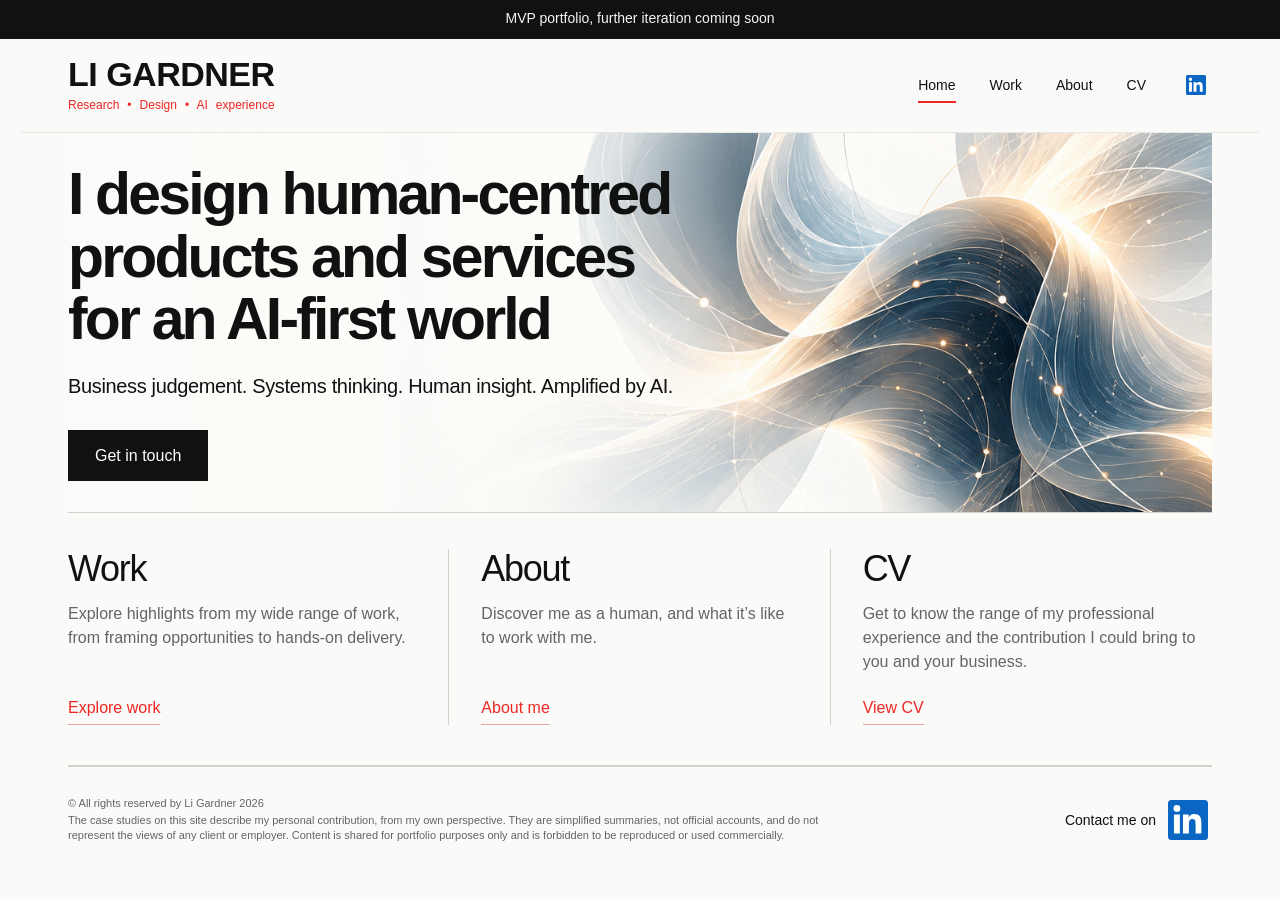
<file: index.html>
<!doctype html><html lang="en"><head>
<!-- Google tag (gtag.js) -->
<script async src="https://www.googletagmanager.com/gtag/js?id=G-ZHLYHG5K2P"></script>
<script>
  window.dataLayer = window.dataLayer || [];
  function gtag(){dataLayer.push(arguments);}
  gtag('js', new Date());

  gtag('config', 'G-ZHLYHG5K2P');
</script>
<meta charset="utf-8"><meta name="viewport" content="width=device-width,initial-scale=1"><meta name="description" content="Li Gardner connects business, people and technology, from strategy to hands-on product design and delivery."><title>Strategy × Design × AI | Li Gardner</title><link rel="icon" href="favicon.ico" sizes="any"><link rel="icon" type="image/png" sizes="32x32" href="assets/favicon-32.png"><link rel="apple-touch-icon" href="assets/apple-touch-icon.png"><link rel="stylesheet" href="style.css"><style>.portfolio-column h2{font-size:36px;letter-spacing:-1.3px;font-weight:500;line-height:1.1}.portfolio-column a{font-size:16px;padding-bottom:5px}.portfolio-column a:hover{color:var(--red);border-color:#e8a5a3}</style></head><body class=""><a class="skip" href="#main">Skip to content</a><div class="site-top"><div class="open-banner" role="status"><span class="ob-text">MVP portfolio, further iteration coming soon</span></div><header><a class="brand" href="index.html"><span class="brand-name">LI GARDNER</span><span class="brand-tagline">Research • Design • AI experience</span></a><button class="nav-toggle" type="button" aria-expanded="false" aria-controls="site-nav" aria-label="Open menu"><span class="nav-toggle-bar" aria-hidden="true"></span></button><nav id="site-nav" aria-label="Main navigation"><a href="index.html" class="active" aria-current="page">Home</a><a href="work.html" >Work</a><a href="about.html" >About</a><a href="cv.html" >CV</a><span class="nav-contact"><a class="nav-icon" href="https://www.linkedin.com/in/ligardner/" target="_blank" rel="noopener" aria-label="Li Gardner on LinkedIn" title="LinkedIn"><svg viewBox="0 0 24 24" fill="currentColor" aria-hidden="true" focusable="false"><rect x="4" y="4" width="16" height="16" fill="#fff"/><path d="M20.45 2H3.55C2.69 2 2 2.68 2 3.52v16.96c0 .84.69 1.52 1.55 1.52h16.9c.86 0 1.55-.68 1.55-1.52V3.52c0-.84-.69-1.52-1.55-1.52ZM7.93 18.75H4.98V9.2h2.95v9.55ZM6.46 7.9a1.71 1.71 0 1 1 0-3.42 1.71 1.71 0 0 1 0 3.42Zm12.29 10.85H15.8V14.1c0-1.11-.02-2.54-1.55-2.54-1.55 0-1.79 1.21-1.79 2.46v4.73H9.51V9.2h2.83v1.31h.04c.39-.74 1.35-1.52 2.78-1.52 2.97 0 3.52 1.95 3.52 4.49v5.27Z"/></svg></a></span></nav></header></div><main id="main"><section class="hero"><img class="hero-image" src="assets/technology-abstract.png" alt="Translucent flowing forms, fine data threads and luminous connections"><div class="copy"><h1 class="ai-headline"><span>I design human-centred</span><span>products and services</span><span>for an AI-first world</span></h1><p class="hero-capabilities">Business judgement. Systems thinking. Human insight. Amplified by AI.</p><a class="hero-contact" href="https://www.linkedin.com/in/ligardner/" target="_blank" rel="noopener">Get in touch</a></div></section><section class="section portfolio-columns" aria-label="Explore the portfolio"><article class="portfolio-column"><h2>Work</h2><p>Explore highlights from my wide range of work, from framing opportunities to hands-on delivery.</p><a href="work.html">Explore work</a></article><article class="portfolio-column"><h2>About</h2><p>Discover me as a human, and what it’s like to work with me.</p><a href="about.html">About me</a></article><article class="portfolio-column"><h2>CV</h2><p>Get to know the range of my professional experience and the contribution I could bring to you and your business.</p><a href="cv.html">View CV</a></article></section></main><footer><span class="footer-rights">© All rights reserved by Li Gardner 2026</span><div class="footer-links"><a class="footer-linkedin" href="https://www.linkedin.com/in/ligardner/" target="_blank" rel="noopener" aria-label="Contact me on LinkedIn">Contact me on <svg viewBox="0 0 24 24" fill="currentColor" aria-hidden="true" focusable="false"><rect x="4" y="4" width="16" height="16" fill="#fff"/><path d="M20.45 2H3.55C2.69 2 2 2.68 2 3.52v16.96c0 .84.69 1.52 1.55 1.52h16.9c.86 0 1.55-.68 1.55-1.52V3.52c0-.84-.69-1.52-1.55-1.52ZM7.93 18.75H4.98V9.2h2.95v9.55ZM6.46 7.9a1.71 1.71 0 1 1 0-3.42 1.71 1.71 0 0 1 0 3.42Zm12.29 10.85H15.8V14.1c0-1.11-.02-2.54-1.55-2.54-1.55 0-1.79 1.21-1.79 2.46v4.73H9.51V9.2h2.83v1.31h.04c.39-.74 1.35-1.52 2.78-1.52 2.97 0 3.52 1.95 3.52 4.49v5.27Z"/></svg></a></div><p class="footer-note">The case studies on this site describe my personal contribution, from my own perspective. They are simplified summaries, not official accounts, and do not represent the views of any client or employer. Content is shared for portfolio purposes only and is forbidden to be reproduced or used commercially.</p></footer><script data-goatcounter="https://ligardner.goatcounter.com/count"
        async src="//gc.zgo.at/count.js"></script>
<script>document.querySelectorAll(".nav-toggle").forEach(function(b){b.addEventListener("click",function(){var h=b.closest("header"),o=h.classList.toggle("nav-open");b.setAttribute("aria-expanded",o);b.setAttribute("aria-label",o?"Close menu":"Open menu")})})</script></body></html>
</file>
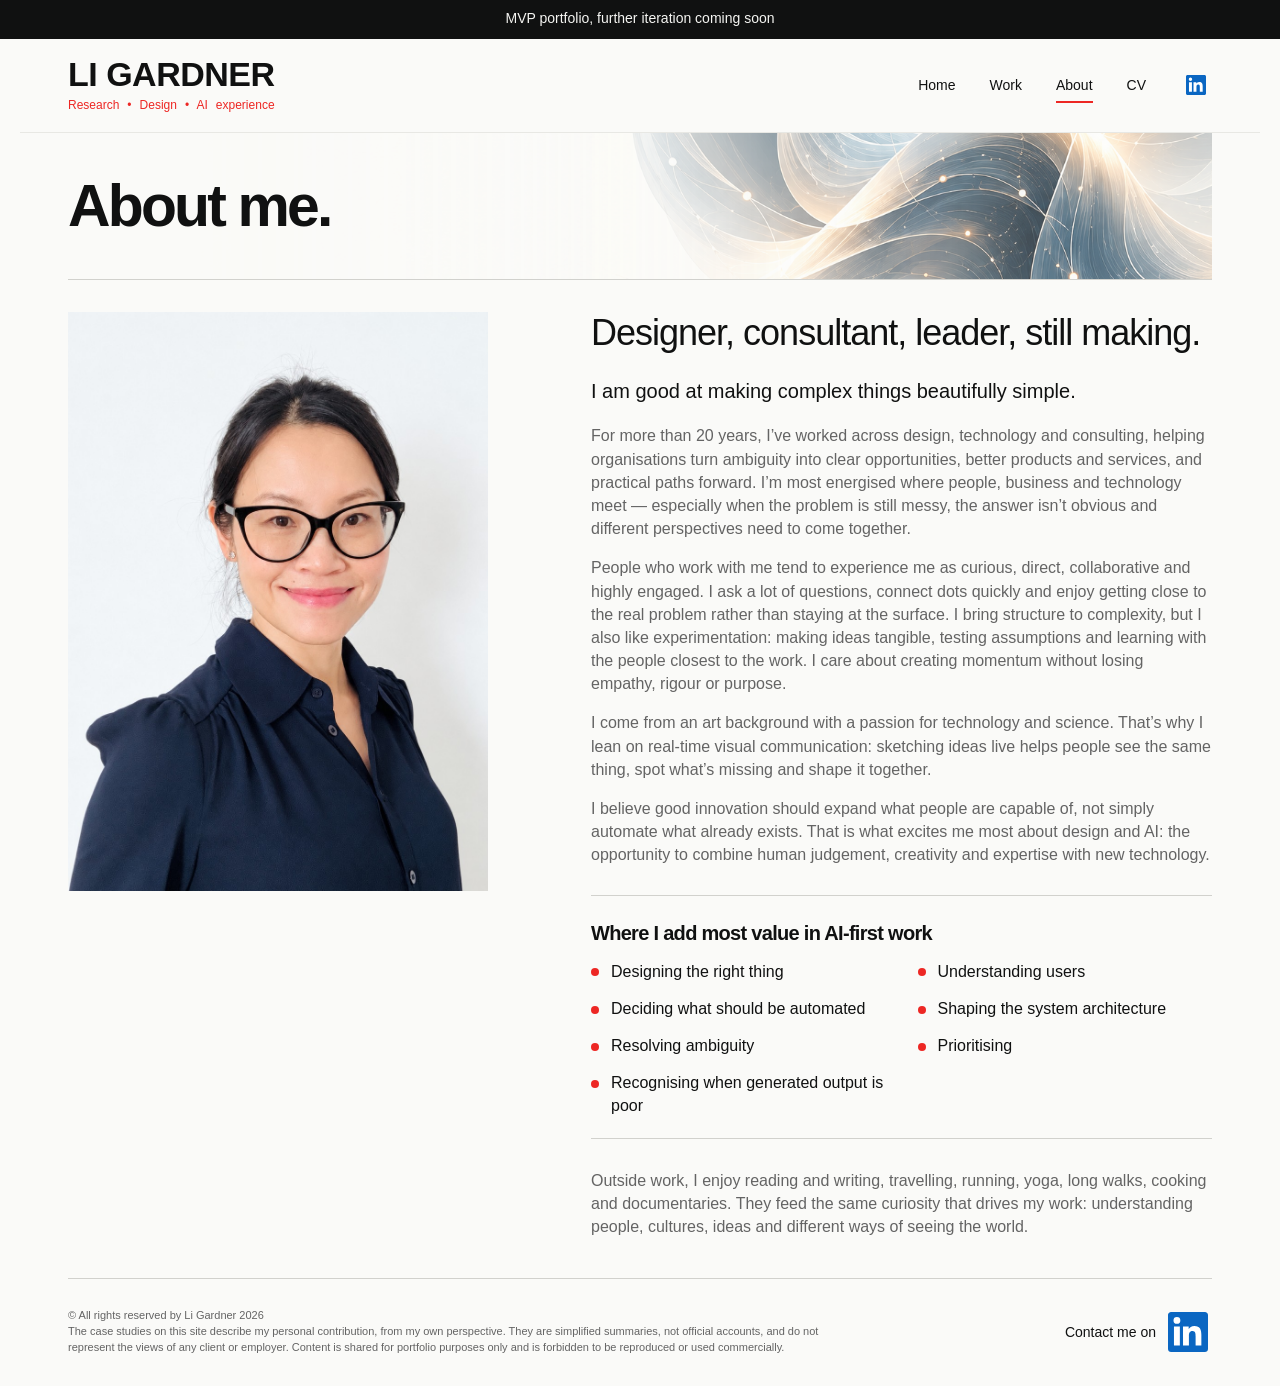
<file: about.html>
<!doctype html><html lang="en"><head>
<!-- Google tag (gtag.js) -->
<script async src="https://www.googletagmanager.com/gtag/js?id=G-ZHLYHG5K2P"></script>
<script>
  window.dataLayer = window.dataLayer || [];
  function gtag(){dataLayer.push(arguments);}
  gtag('js', new Date());

  gtag('config', 'G-ZHLYHG5K2P');
</script>
<meta charset="utf-8"><meta name="viewport" content="width=device-width,initial-scale=1"><meta name="description" content="Li Gardner connects business, people and technology, from strategy to hands-on product design and delivery."><title>About | Li Gardner</title><link rel="icon" href="favicon.ico" sizes="any"><link rel="icon" type="image/png" sizes="32x32" href="assets/favicon-32.png"><link rel="apple-touch-icon" href="assets/apple-touch-icon.png"><link rel="stylesheet" href="style.css"><style>.about-lead{font-size:20px;line-height:1.45;color:var(--ink);margin-bottom:18px}.about-photo-col .about-linkedin-cta{display:inline-flex;align-items:center;gap:8px;margin-top:18px;padding:0;font-size:14px;font-weight:400;color:var(--ink)}.about-photo-col .about-linkedin-cta:hover{color:var(--ink)}.about-portrait{width:100%;max-width:420px;height:auto;aspect-ratio:auto;object-fit:contain}.about-title{font-size:36px;line-height:1.15;letter-spacing:-1px;margin-bottom:24px}@media(max-width:760px){.about-portrait{max-width:360px}.about-title{font-size:30px}}.about-linkedin-cta svg{width:48px;height:48px;color:#0a66c2}.about-linkedin-cta:hover svg{color:#004182}.about-value{margin:28px 0 30px;padding:24px 0 6px;border-top:1px solid var(--line,#ddd);border-bottom:1px solid var(--line,#ddd)}.about-value h3{font-size:20px;line-height:1.3;margin:0 0 14px;color:var(--ink)}.about-value ul{list-style:none;margin:0;padding:0;display:grid;grid-template-columns:1fr 1fr;column-gap:32px}.about-value li{position:relative;padding:0 0 14px 20px;font-size:16px;line-height:1.45;color:var(--ink)}.about-value li:before{content:"";position:absolute;left:0;top:.55em;width:8px;height:8px;border-radius:50%;background:var(--red)}@media(max-width:760px){.about-value ul{grid-template-columns:1fr}}.about-photo-col{position:relative;max-width:420px;align-self:start}.about-photo-col .about-portrait{display:block}.about-photo-col .about-linkedin-cta{position:absolute;top:14px;left:14px;margin-top:0;padding:6px 8px 6px 12px;background:rgba(255,255,255,.88);border-radius:4px}.about-photo-col .about-linkedin-cta svg{width:32px;height:32px}@media(max-width:760px){.about-photo-col{max-width:360px}}@media(max-width:760px){.about-profile-layout .about-photo-col{order:2;margin-top:8px}.about-profile-layout .about-biography{order:1}}</style></head><body class="about-page"><a class="skip" href="#main">Skip to content</a><div class="site-top"><div class="open-banner" role="status"><span class="ob-text">MVP portfolio, further iteration coming soon</span></div><header><a class="brand" href="index.html"><span class="brand-name">LI GARDNER</span><span class="brand-tagline">Research • Design • AI experience</span></a><button class="nav-toggle" type="button" aria-expanded="false" aria-controls="site-nav" aria-label="Open menu"><span class="nav-toggle-bar" aria-hidden="true"></span></button><nav id="site-nav" aria-label="Main navigation"><a href="index.html">Home</a><a href="work.html" >Work</a><a href="about.html" class="active" aria-current="page">About</a><a href="cv.html" >CV</a><span class="nav-contact"><a class="nav-icon" href="https://www.linkedin.com/in/ligardner/" target="_blank" rel="noopener" aria-label="Li Gardner on LinkedIn" title="LinkedIn"><svg viewBox="0 0 24 24" fill="currentColor" aria-hidden="true" focusable="false"><rect x="4" y="4" width="16" height="16" fill="#fff"/><path d="M20.45 2H3.55C2.69 2 2 2.68 2 3.52v16.96c0 .84.69 1.52 1.55 1.52h16.9c.86 0 1.55-.68 1.55-1.52V3.52c0-.84-.69-1.52-1.55-1.52ZM7.93 18.75H4.98V9.2h2.95v9.55ZM6.46 7.9a1.71 1.71 0 1 1 0-3.42 1.71 1.71 0 0 1 0 3.42Zm12.29 10.85H15.8V14.1c0-1.11-.02-2.54-1.55-2.54-1.55 0-1.79 1.21-1.79 2.46v4.73H9.51V9.2h2.83v1.31h.04c.39-.74 1.35-1.52 2.78-1.52 2.97 0 3.52 1.95 3.52 4.49v5.27Z"/></svg></a></span></nav></header></div><main id="main"><section class="page-intro abstract-page-hero compact-work-hero compact-about-hero"><img class="page-hero-art" src="assets/technology-abstract.png" alt=""><h1>About me.</h1></section><div class="about-grid about-profile-layout"><div class="about-photo-col"><img class="about-portrait" src="assets/li-gardner-portrait-full.jpg" alt="Portrait of Li Gardner"></div><div class="about-biography"><h2 class="about-title">Designer, consultant, leader, still making.</h2><p class="about-lead">I am good at making complex things beautifully simple.</p><p class="muted">For more than 20 years, I’ve worked across design, technology and consulting, helping organisations turn ambiguity into clear opportunities, better products and services, and practical paths forward. I’m most energised where people, business and technology meet — especially when the problem is still messy, the answer isn’t obvious and different perspectives need to come together.</p><p class="muted">People who work with me tend to experience me as curious, direct, collaborative and highly engaged. I ask a lot of questions, connect dots quickly and enjoy getting close to the real problem rather than staying at the surface. I bring structure to complexity, but I also like experimentation: making ideas tangible, testing assumptions and learning with the people closest to the work. I care about creating momentum without losing empathy, rigour or purpose.</p><p class="muted">I come from an art background with a passion for technology and science. That’s why I lean on real-time visual communication: sketching ideas live helps people see the same thing, spot what’s missing and shape it together.</p><p class="muted">I believe good innovation should expand what people are capable of, not simply automate what already exists. That is what excites me most about design and AI: the opportunity to combine human judgement, creativity and expertise with new technology.</p><div class="about-value"><h3>Where I add most value in AI-first work</h3><ul><li>Designing the right thing</li><li>Understanding users</li><li>Deciding what should be automated</li><li>Shaping the system architecture</li><li>Resolving ambiguity</li><li>Prioritising</li><li>Recognising when generated output is poor</li></ul></div><p class="muted">Outside work, I enjoy reading and writing, travelling, running, yoga, long walks, cooking and documentaries. They feed the same curiosity that drives my work: understanding people, cultures, ideas and different ways of seeing the world.</p></div></div></main><footer><span class="footer-rights">© All rights reserved by Li Gardner 2026</span><div class="footer-links"><a class="footer-linkedin" href="https://www.linkedin.com/in/ligardner/" target="_blank" rel="noopener" aria-label="Contact me on LinkedIn">Contact me on <svg viewBox="0 0 24 24" fill="currentColor" aria-hidden="true" focusable="false"><rect x="4" y="4" width="16" height="16" fill="#fff"/><path d="M20.45 2H3.55C2.69 2 2 2.68 2 3.52v16.96c0 .84.69 1.52 1.55 1.52h16.9c.86 0 1.55-.68 1.55-1.52V3.52c0-.84-.69-1.52-1.55-1.52ZM7.93 18.75H4.98V9.2h2.95v9.55ZM6.46 7.9a1.71 1.71 0 1 1 0-3.42 1.71 1.71 0 0 1 0 3.42Zm12.29 10.85H15.8V14.1c0-1.11-.02-2.54-1.55-2.54-1.55 0-1.79 1.21-1.79 2.46v4.73H9.51V9.2h2.83v1.31h.04c.39-.74 1.35-1.52 2.78-1.52 2.97 0 3.52 1.95 3.52 4.49v5.27Z"/></svg></a></div><p class="footer-note">The case studies on this site describe my personal contribution, from my own perspective. They are simplified summaries, not official accounts, and do not represent the views of any client or employer. Content is shared for portfolio purposes only and is forbidden to be reproduced or used commercially.</p></footer><script data-goatcounter="https://ligardner.goatcounter.com/count"
        async src="//gc.zgo.at/count.js"></script>
<script>document.querySelectorAll(".nav-toggle").forEach(function(b){b.addEventListener("click",function(){var h=b.closest("header"),o=h.classList.toggle("nav-open");b.setAttribute("aria-expanded",o);b.setAttribute("aria-label",o?"Close menu":"Open menu")})})</script></body></html>
</file>
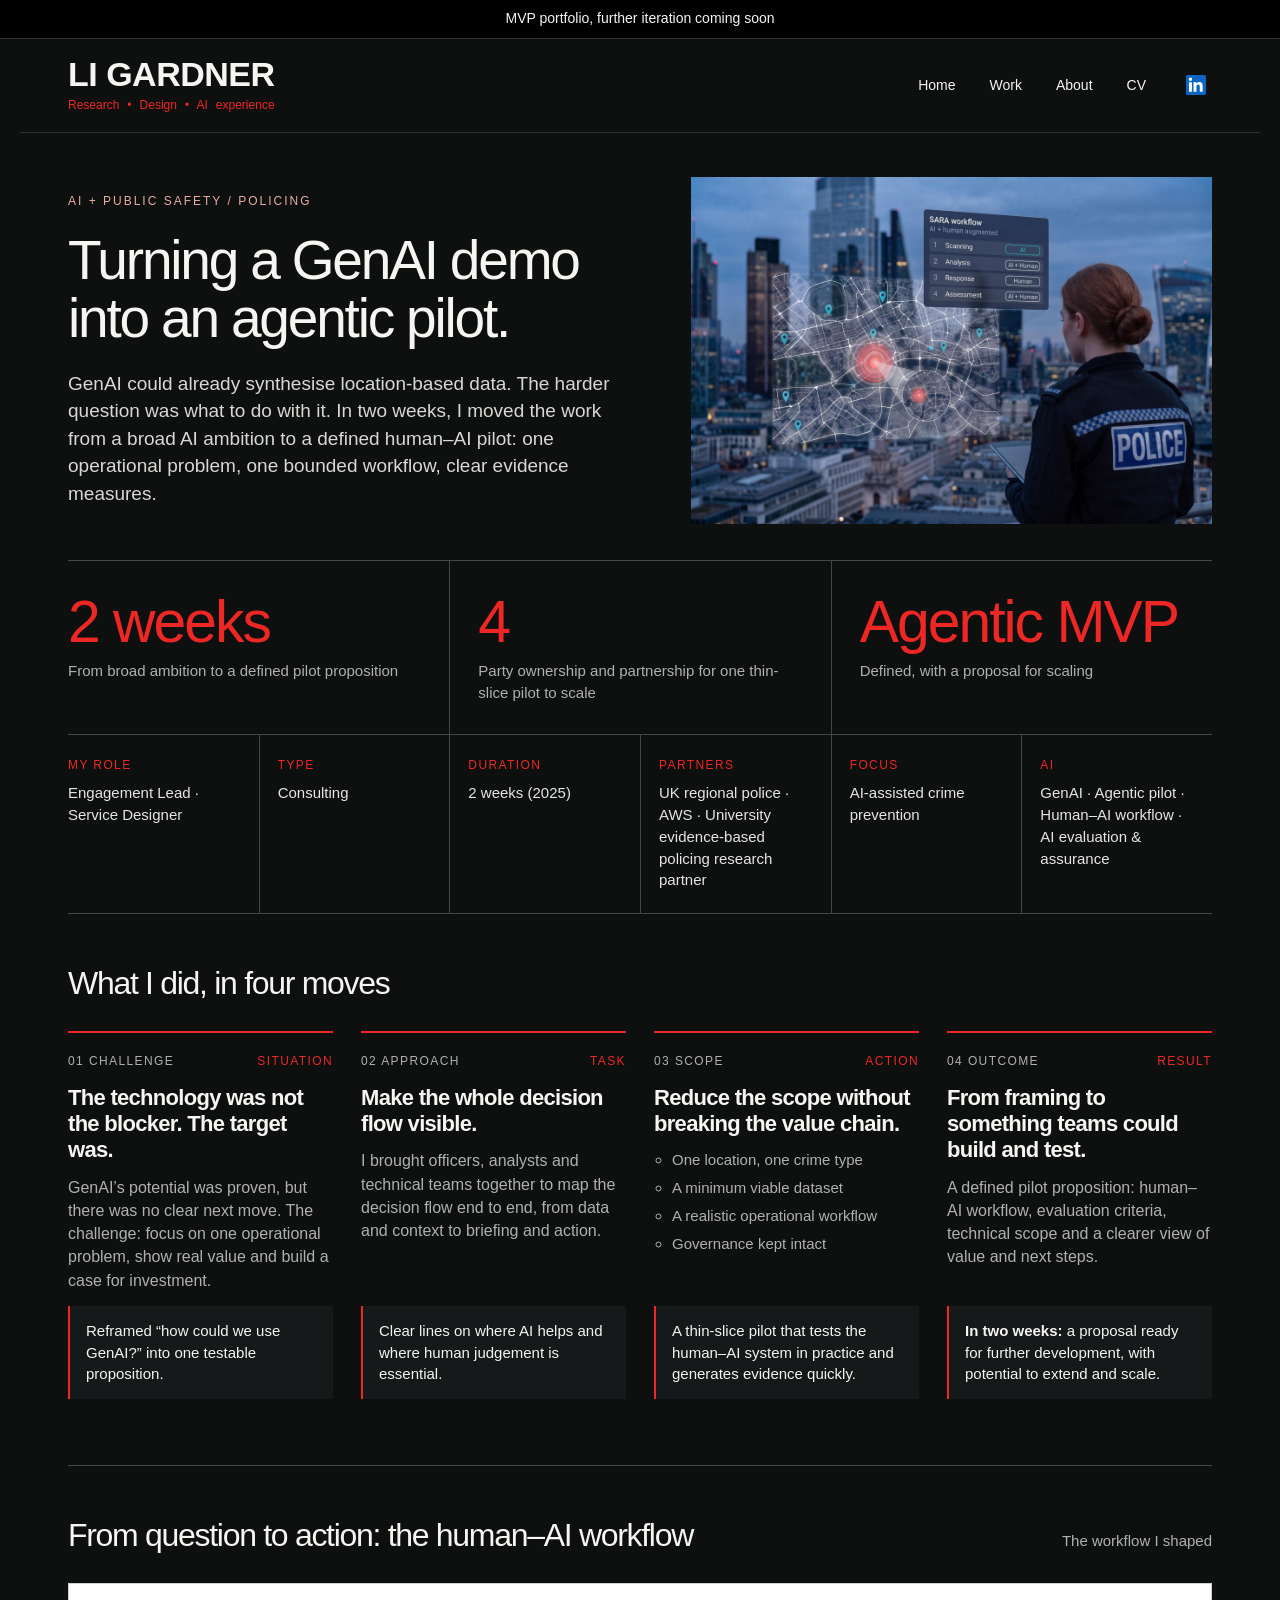
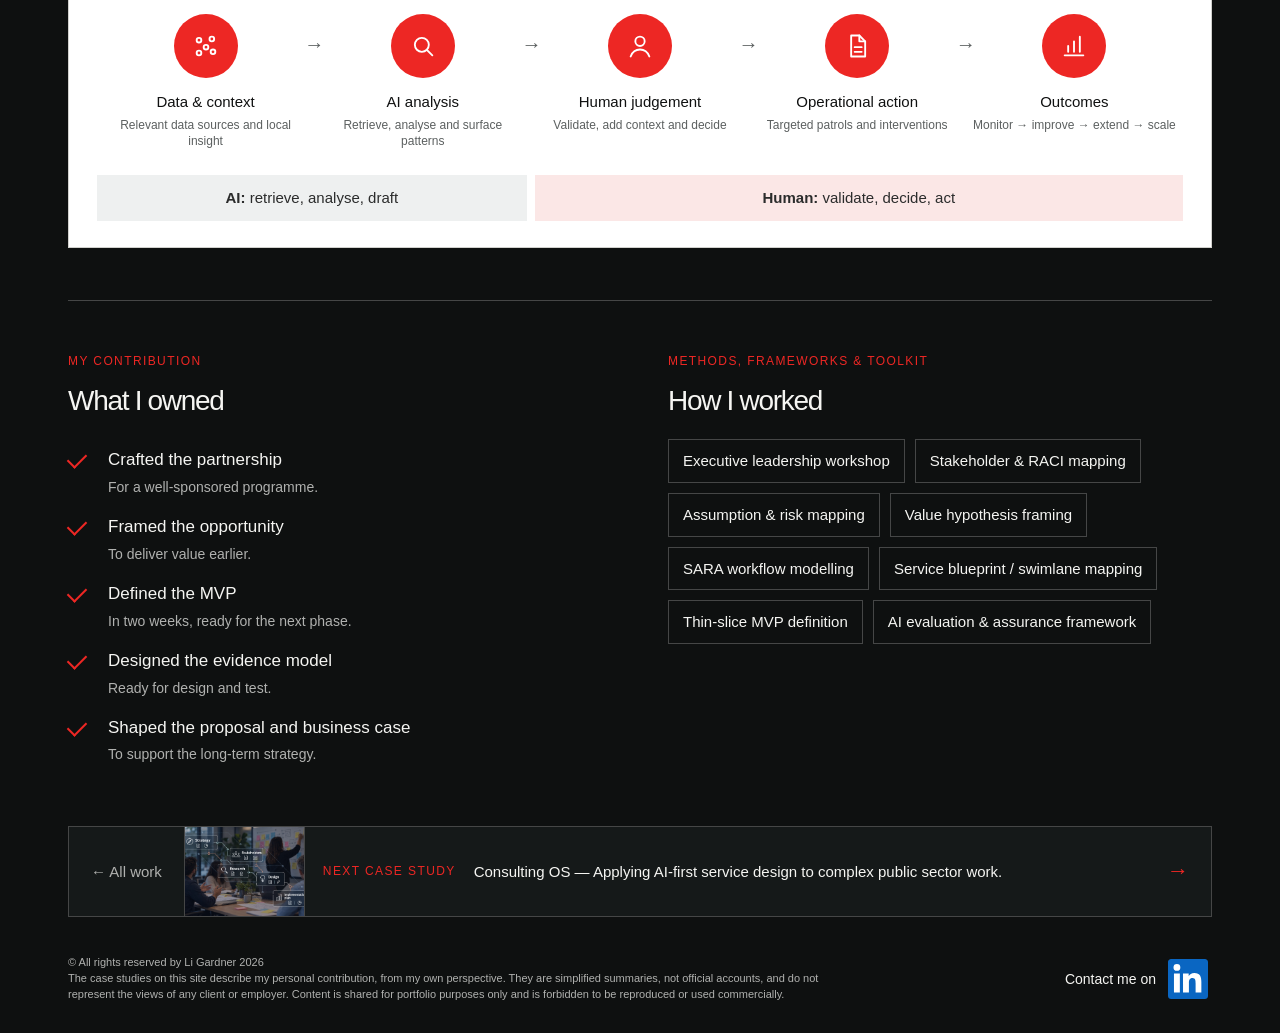
<file: agentic-ai-pilot-uk-police.html>
<!doctype html>
<html lang="en"><head>
<!-- Google tag (gtag.js) -->
<script async src="https://www.googletagmanager.com/gtag/js?id=G-ZHLYHG5K2P"></script>
<script>
  window.dataLayer = window.dataLayer || [];
  function gtag(){dataLayer.push(arguments);}
  gtag('js', new Date());

  gtag('config', 'G-ZHLYHG5K2P');
</script>
<meta charset="utf-8"><meta name="viewport" content="width=device-width,initial-scale=1"><meta name="description" content="Li Gardner, Engagement Lead and Service Designer: in two weeks, turned a GenAI demo into a defined human–AI pilot proposition for AI-assisted crime prevention."><title>Policing — From GenAI demo to agentic pilot | Li Gardner</title><link rel="icon" href="favicon.ico" sizes="any"><link rel="icon" type="image/png" sizes="32x32" href="assets/favicon-32.png"><link rel="apple-touch-icon" href="assets/apple-touch-icon.png"><link rel="stylesheet" href="style.css">
<style>
/* Theme tokens: the dark and light templates differ ONLY here. */
body{--rm-bg:#fafaf8;--rm-surface:#f0f0ec;--rm-text:#2b2c2c;--rm-strong:#101111;--rm-eyebrow:#c41f1c;--rm-deck:#2b2c2c;--rm-diagram:#f0f0ec}
body.dark{--rm-bg:#0e1010;--rm-surface:#151919;--rm-text:#e6e6e2;--rm-strong:#f5f5f2;--rm-eyebrow:#e8aca2;--rm-deck:#d8d8d4;--rm-diagram:#ffffff}

/* Royal Mail case study — page-scoped styles (prefixed .rm-) so no other page is affected. */
.rm-hero{display:grid;grid-template-columns:1.05fr .95fr;gap:48px;align-items:center;padding:44px 0 36px;border-bottom:1px solid var(--line)}
.rm-hero .eyebrow{color:var(--rm-eyebrow);margin-bottom:22px}
.rm-hero h1{font-size:clamp(38px,4.3vw,56px);line-height:1.05;letter-spacing:-2.2px;margin-bottom:22px;max-width:620px}
.rm-hero .case-deck{color:var(--rm-deck);font-size:19px;line-height:1.45;max-width:560px;margin-bottom:0}
.rm-hero-media img{width:100%;aspect-ratio:3/2;height:auto;object-position:58% center}
.rm-stats{display:grid;grid-template-columns:repeat(3,1fr);border-bottom:1px solid var(--line)}
.rm-stats>div{padding:30px 28px 30px 0}
.rm-stats>div+div{padding-left:28px;border-left:1px solid var(--line)}
.rm-stats strong{display:block;font-size:clamp(40px,4.6vw,60px);font-weight:500;line-height:1.05;letter-spacing:-2px;color:var(--red)}
.rm-stats span{display:block;margin-top:8px;font-size:15px;color:var(--muted)}
.rm-glance{display:grid;grid-template-columns:repeat(6,minmax(0,1fr));gap:0;margin:0;border-bottom:1px solid var(--line)}
.rm-glance>div{padding:22px 18px 22px 0}
.rm-glance>div+div{padding-left:18px;border-left:1px solid var(--line)}
.rm-glance dt{font-size:12px;letter-spacing:1.4px;text-transform:uppercase;color:var(--red);margin-bottom:8px}
.rm-glance dd{margin:0;font-size:15px;line-height:1.45;color:var(--rm-text)}
.rm-section{padding:52px 0;border-bottom:1px solid var(--line)}
.rm-section-head{display:flex;justify-content:space-between;align-items:baseline;gap:24px;margin-bottom:30px;flex-wrap:wrap}
.rm-section-head h2{margin:0;font-size:32px}
.rm-section-head p{margin:0;color:var(--muted);font-size:15px}
.rm-star{display:grid;grid-template-columns:repeat(4,minmax(0,1fr));gap:28px;list-style:none;margin:0;padding:0}
.rm-star li{border-top:2px solid var(--red);padding-top:20px;display:flex;flex-direction:column}
.rm-star .rm-step{display:flex;justify-content:space-between;font-size:12px;letter-spacing:1.4px;text-transform:uppercase;color:var(--muted);margin-bottom:14px}
.rm-star .rm-step b{color:var(--red);font-weight:400}
.rm-star h3{font-size:22px;margin-bottom:12px}
.rm-star p{font-size:16px;color:var(--muted);margin-bottom:14px}
.rm-star ul{margin:0 0 14px;padding-left:18px;color:var(--muted);font-size:15px}
.rm-star ul li{border:0;padding:0 0 6px;display:list-item}
.rm-star .rm-result{margin-top:auto;padding:14px 16px;background:var(--rm-surface);border-left:2px solid var(--red);color:var(--rm-strong);font-size:15px}
.rm-flow-wrap{border:1px solid var(--line);background:var(--rm-diagram);padding:30px 28px 26px}
.rm-flow{display:grid;grid-template-columns:repeat(var(--steps,7),minmax(0,1fr));list-style:none;margin:0 0 26px;padding:0;counter-reset:rm}
.rm-flow li{position:relative;text-align:center;counter-increment:rm;padding:0 6px}
.rm-flow li::before{content:counter(rm,decimal-leading-zero);display:flex;align-items:center;justify-content:center;width:52px;height:52px;margin:0 auto 14px;border:1px solid var(--red);border-radius:50%;color:var(--red);font-size:15px;background:var(--rm-bg);position:relative;z-index:1}
.rm-flow li:not(:last-child)::after{content:'';position:absolute;top:26px;left:calc(50% + 26px);right:calc(-50% + 26px);height:1px;background:var(--red);opacity:.7}
.rm-flow li.rm-key::before{background:var(--red);color:#fff}
.rm-flow strong{display:block;font-size:15px;font-weight:500;line-height:1.3}
.rm-flow small{display:block;margin-top:5px;font-size:12px;color:var(--muted);line-height:1.35}
.rm-foundation{border-top:1px solid var(--line);padding-top:20px;display:grid;grid-template-columns:auto repeat(var(--items,4),minmax(0,1fr));gap:18px;align-items:center}
.rm-foundation .artifact-label{margin:0}
.rm-foundation span:not(.artifact-label){font-size:14px;color:var(--rm-text);border:1px solid var(--line);padding:10px 12px;text-align:center}
.rm-split{display:grid;grid-template-columns:1fr 1fr;gap:56px}
.rm-split h2{font-size:28px;margin-bottom:22px}
.rm-contrib{list-style:none;margin:0;padding:0}
.rm-contrib li{display:grid;grid-template-columns:28px 1fr;gap:12px;padding:9px 0;font-size:17px}
.rm-contrib li::before{content:'';width:16px;height:9px;margin-top:5px;border-left:2px solid var(--red);border-bottom:2px solid var(--red);transform:rotate(-45deg)}
.rm-contrib small{display:block;margin-top:4px;font-size:14px;color:var(--muted)}
.rm-tools{display:flex;flex-wrap:wrap;gap:10px;list-style:none;margin:0;padding:0}
.rm-tools li{border:1px solid var(--line);padding:10px 14px;font-size:15px}
.rm-tools-note{margin-top:22px;font-size:14px;color:var(--muted)}


@media(max-width:960px){.rm-glance{grid-template-columns:repeat(3,minmax(0,1fr))}.rm-glance>div:nth-child(4){border-left:0;padding-left:0}.rm-glance>div:nth-child(n+4){border-top:1px solid var(--line)}.rm-star{grid-template-columns:1fr 1fr;row-gap:36px}}
@media(max-width:760px){.rm-hero{grid-template-columns:1fr;gap:26px;padding:30px 0 28px}.rm-hero h1{font-size:38px;letter-spacing:-1.4px}.rm-hero .case-deck{font-size:17px}.rm-stats{grid-template-columns:1fr}.rm-stats>div,.rm-stats>div+div{padding:20px 0;border-left:0}.rm-stats>div+div{border-top:1px solid var(--line)}.rm-glance{grid-template-columns:1fr 1fr}.rm-glance>div,.rm-glance>div+div{padding:16px 12px 16px 0;border-left:0}.rm-glance>div:nth-child(n+3){border-top:1px solid var(--line)}.rm-glance>div:nth-child(4){padding-left:0}.rm-section{padding:38px 0}.rm-section-head h2{font-size:28px}.rm-star{grid-template-columns:1fr}.rm-flow-wrap{padding:22px 18px}.rm-flow{grid-template-columns:1fr;gap:0}.rm-flow li{display:grid;grid-template-columns:44px 1fr;column-gap:14px;text-align:left;padding:0 0 18px}.rm-flow li::before{width:44px;height:44px;margin:0;grid-row:span 2;font-size:13px}.rm-flow li:not(:last-child)::after{top:44px;bottom:0;left:22px;right:auto;width:1px;height:auto}.rm-flow strong{align-self:end}.rm-foundation{grid-template-columns:1fr 1fr}.rm-foundation .artifact-label{grid-column:1/-1}.rm-split{grid-template-columns:1fr;gap:40px}}

/* Sticky header (this page) */
header{position:sticky;top:0;z-index:20;background:var(--rm-bg);box-shadow:0 0 0 100vmax var(--rm-bg);clip-path:inset(0 -100vmax)}
/* Narrow next-case banner */
.rm-next{display:flex;gap:0;align-items:stretch;margin:40px 0 8px;border:1px solid var(--line);background:var(--rm-surface);font-size:15px}
.rm-next a{display:flex;align-items:center}
.rm-next-back{padding:16px 22px;border-right:1px solid var(--line);color:var(--muted);white-space:nowrap}
.rm-next-case{flex:1;gap:18px;padding:16px 22px;min-width:0}
.rm-next-label{font-size:12px;letter-spacing:1.4px;text-transform:uppercase;color:var(--red);white-space:nowrap}
.rm-next-title{flex:1;min-width:0;color:var(--rm-strong)}
.rm-next-arrow{color:var(--red);font-size:22px;line-height:1;transition:transform .15s}
.rm-next-case:hover .rm-next-title{color:var(--red)}.rm-next-case:hover .rm-next-arrow{transform:translateX(4px)}
@media(max-width:760px){.rm-next{flex-direction:column}.rm-next-back{border-right:0;border-bottom:1px solid var(--line);padding:12px 16px}.rm-next-case{flex-wrap:wrap;gap:6px 12px;padding:14px 16px}.rm-next-label{width:100%}}
@media(prefers-reduced-motion:reduce){.rm-next-arrow{transition:none}}
.rm-next-thumb{flex:none;width:112px;aspect-ratio:247/184;border:1px solid var(--line)}
.rm-next-case{padding-top:12px;padding-bottom:12px}
.rm-next-text{flex:1;min-width:0;display:flex;align-items:center;gap:18px}
.rm-next-case:hover .rm-next-thumb{border-color:var(--red)}
@media(max-width:760px){.rm-next-case{flex-wrap:nowrap;gap:14px}.rm-next-thumb{width:84px}.rm-next-text{flex-direction:column;align-items:flex-start;gap:4px}}
.rm-next-case{padding:0 22px 0 0}
.rm-next-thumb{width:120px;border:0;border-right:1px solid var(--line)}
.rm-next-case:hover .rm-next-thumb{border-color:var(--line)}
@media(max-width:760px){.rm-next-case{flex-direction:column;align-items:stretch;padding:0}.rm-next-thumb{width:100%;border-right:0;border-bottom:1px solid var(--line)}.rm-next-text{padding:14px 16px 0}.rm-next-arrow{align-self:flex-end;padding:0 16px 14px}}
.rm-section:has(+ .rm-next){border-bottom:0;padding-bottom:12px}
/* Diagram panel always uses light ink, whatever the page theme */
.rm-flow-wrap{color:var(--ink);--line:#d1d1cd;--muted:#5c6060;--rm-text:#2b2c2c;--rm-bg:var(--rm-diagram)}
/* Icon variant of the diagram (adapted from the visual mockups) */
.rm-flow-wrap{--rm-tint:#fbe7e6;--rm-lane:#eef0f0}
.rm-flow--icons li::before{content:none}
.rm-flow--icons .rm-icon{display:flex;align-items:center;justify-content:center;width:64px;height:64px;margin:0 auto 14px;border-radius:50%;background:var(--rm-tint);color:var(--red)}
.rm-flow--icons .rm-icon svg{width:28px;height:28px;fill:none;stroke:currentColor;stroke-width:1.6;stroke-linecap:round;stroke-linejoin:round}
.rm-flow--icons li.rm-key .rm-icon{background:var(--red);color:#fff}
.rm-flow--icons li:not(:last-child)::after{content:'\2192';top:20px;left:auto;right:-10px;width:auto;height:auto;background:none;opacity:1;color:var(--muted);font-size:20px;line-height:1}
.rm-lanes{display:grid;grid-template-columns:repeat(var(--steps,5),minmax(0,1fr));gap:8px;margin-top:4px}
.rm-lanes span{padding:12px 14px;text-align:center;font-size:15px;color:var(--rm-text)}
.rm-lanes .rm-lane-ai{grid-column:span var(--ai,2);background:var(--rm-lane)}
.rm-lanes .rm-lane-human{grid-column:span calc(var(--steps,5) - var(--ai,2));background:var(--rm-tint)}
.rm-lanes b{font-weight:600}
@media(max-width:760px){.rm-flow--icons li{grid-template-columns:52px 1fr}.rm-flow--icons .rm-icon{width:52px;height:52px;margin:0;grid-row:span 2}.rm-flow--icons .rm-icon svg{width:24px;height:24px}.rm-flow--icons li:not(:last-child)::after{content:'';top:52px;bottom:0;left:26px;right:auto;width:1px;height:auto;background:var(--line);font-size:0}.rm-lanes{grid-template-columns:1fr}.rm-lanes .rm-lane-ai,.rm-lanes .rm-lane-human{grid-column:auto}}
/* Swimlane layer for detailed diagrams (optional) */
.rm-swim{margin-top:26px;border-top:1px solid var(--line);padding-top:22px;display:grid;gap:10px}
.rm-swim-row{display:grid;grid-template-columns:110px 1fr;gap:16px;align-items:center}
.rm-swim-label{font-size:12px;letter-spacing:1.4px;text-transform:uppercase;color:var(--muted)}
.rm-swim-lane{margin:0;padding:0;list-style:none}
.rm-swim-pair{display:flex;align-items:center;gap:12px;background:var(--rm-lane);padding:11px 14px}
.rm-swim-pair span{flex:1;text-align:center;font-size:15px}
.rm-swim-pair i{font-style:normal;color:var(--muted)}
.rm-swim-steps{display:grid;grid-template-columns:repeat(var(--lanes,4),minmax(0,1fr));gap:3px}
.rm-swim-steps li{background:var(--rm-tint);padding:10px 22px;text-align:center;clip-path:polygon(0 0,calc(100% - 12px) 0,100% 50%,calc(100% - 12px) 100%,0 100%,12px 50%)}
.rm-swim-steps li:first-child{clip-path:polygon(0 0,calc(100% - 12px) 0,100% 50%,calc(100% - 12px) 100%,0 100%)}
.rm-swim-steps b{display:block;font-size:15px;font-weight:500}
.rm-swim-steps small{display:block;font-size:12px;color:var(--muted)}
.rm-swim-band{background:var(--rm-band,var(--red));color:#fff;text-align:center;padding:11px 14px;font-size:15px}
@media(max-width:760px){.rm-swim-row{grid-template-columns:1fr;gap:6px}.rm-swim-steps{grid-template-columns:1fr 1fr}.rm-swim-steps li,.rm-swim-steps li:first-child{clip-path:none;padding:10px}.rm-swim-pair{flex-wrap:wrap;gap:6px 10px}.rm-swim-pair span{flex:0 1 auto}}
@media(max-width:760px){.rm-flow--icons li strong:last-child{grid-row:span 2;align-self:center}}
/* case pages: no footer divider */footer::before{display:none}
/* Step circles: all solid red, same style */
.rm-flow li::before{background:var(--red);border-color:var(--red);color:#fff}
.rm-flow--icons .rm-icon{background:var(--red);color:#fff}
</style></head>
<body class="dark"><a class="skip" href="#main">Skip to content</a><div class="site-top"><div class="open-banner" role="status"><span class="ob-text">MVP portfolio, further iteration coming soon</span></div><header><a class="brand" href="index.html"><span class="brand-name">LI GARDNER</span><span class="brand-tagline">Research • Design • AI experience</span></a><button class="nav-toggle" type="button" aria-expanded="false" aria-controls="site-nav" aria-label="Open menu"><span class="nav-toggle-bar" aria-hidden="true"></span></button><nav id="site-nav" aria-label="Main navigation"><a href="index.html">Home</a><a href="work.html" >Work</a><a href="about.html" >About</a><a href="cv.html" >CV</a><span class="nav-contact"><a class="nav-icon" href="https://www.linkedin.com/in/ligardner/" target="_blank" rel="noopener" aria-label="Li Gardner on LinkedIn" title="LinkedIn"><svg viewBox="0 0 24 24" fill="currentColor" aria-hidden="true" focusable="false"><rect x="4" y="4" width="16" height="16" fill="#fff"/><path d="M20.45 2H3.55C2.69 2 2 2.68 2 3.52v16.96c0 .84.69 1.52 1.55 1.52h16.9c.86 0 1.55-.68 1.55-1.52V3.52c0-.84-.69-1.52-1.55-1.52ZM7.93 18.75H4.98V9.2h2.95v9.55ZM6.46 7.9a1.71 1.71 0 1 1 0-3.42 1.71 1.71 0 0 1 0 3.42Zm12.29 10.85H15.8V14.1c0-1.11-.02-2.54-1.55-2.54-1.55 0-1.79 1.21-1.79 2.46v4.73H9.51V9.2h2.83v1.31h.04c.39-.74 1.35-1.52 2.78-1.52 2.97 0 3.52 1.95 3.52 4.49v5.27Z"/></svg></a></span></nav></header></div><main id="main">

<section class="rm-hero">
  <div>
    <div class="eyebrow">AI + Public safety / Policing</div>
    <h1>Turning a GenAI demo into an agentic pilot.</h1>
    <p class="case-deck">GenAI could already synthesise location-based data. The harder question was what to do with it. In two weeks, I moved the work from a broad AI ambition to a defined human–AI pilot: one operational problem, one bounded workflow, clear evidence measures.</p>
  </div>
  <div class="rm-hero-media"><img src="assets/policing-hero.jpg" width="2400" height="1600" alt="Illustrative scene: a police officer studies a hotspot on a holographic city map beside a SARA workflow panel showing AI and human roles" style="object-position:center"></div>
</section>

<section class="rm-stats" aria-label="Key results">
  <div><strong>2 weeks</strong><span>From broad ambition to a defined pilot proposition</span></div>
  <div><strong>4</strong><span>Party ownership and partnership for one thin-slice pilot to scale</span></div>
  <div><strong>Agentic MVP</strong><span>Defined, with a proposal for scaling</span></div>
</section>

<dl class="rm-glance" aria-label="Project at a glance">
  <div><dt>My role</dt><dd>Engagement Lead · Service Designer</dd></div>
  <div><dt>Type</dt><dd>Consulting</dd></div>
  <div><dt>Duration</dt><dd>2 weeks (2025)</dd></div>
  <div><dt>Partners</dt><dd>UK regional police · AWS · University evidence-based policing research partner</dd></div>
  <div><dt>Focus</dt><dd>AI-assisted crime prevention</dd></div>
  <div><dt>AI</dt><dd>GenAI · Agentic pilot · Human–AI workflow · AI evaluation &amp; assurance</dd></div>
</dl>

<section class="rm-section" aria-labelledby="star-title">
  <div class="rm-section-head"><h2 id="star-title">What I did, in four moves</h2></div>
  <ol class="rm-star">
    <li>
      <div class="rm-step"><span>01 Challenge</span><b>Situation</b></div>
      <h3>The technology was not the blocker. The target was.</h3>
      <p>GenAI’s potential was proven, but there was no clear next move. The challenge: focus on one operational problem, show real value and build a case for investment.</p>
      <p class="rm-result">Reframed “how could we use GenAI?” into one testable proposition.</p>
    </li>
    <li>
      <div class="rm-step"><span>02 Approach</span><b>Task</b></div>
      <h3>Make the whole decision flow visible.</h3>
      <p>I brought officers, analysts and technical teams together to map the decision flow end to end, from data and context to briefing and action.</p>
      <p class="rm-result">Clear lines on where AI helps and where human judgement is essential.</p>
    </li>
    <li>
      <div class="rm-step"><span>03 Scope</span><b>Action</b></div>
      <h3>Reduce the scope without breaking the value chain.</h3>
      <ul><li>One location, one crime type</li><li>A minimum viable dataset</li><li>A realistic operational workflow</li><li>Governance kept intact</li></ul>
      <p class="rm-result">A thin-slice pilot that tests the human–AI system in practice and generates evidence quickly.</p>
    </li>
    <li>
      <div class="rm-step"><span>04 Outcome</span><b>Result</b></div>
      <h3>From framing to something teams could build and test.</h3>
      <p>A defined pilot proposition: human–AI workflow, evaluation criteria, technical scope and a clearer view of value and next steps.</p>
      <p class="rm-result"><b>In two weeks:</b> a proposal ready for further development, with potential to extend and scale.</p>
    </li>
  </ol>
</section>

<section class="rm-section" aria-labelledby="flow-title">
  <div class="rm-section-head"><h2 id="flow-title">From question to action: the human–AI workflow</h2><p>The workflow I shaped</p></div>
  <figure class="rm-flow-wrap" style="margin:0">
    <ol class="rm-flow rm-flow--icons" style="--steps:5">
      <li><span class="rm-icon" aria-hidden="true"><svg viewBox="0 0 24 24"><circle cx="6" cy="7" r="2"/><circle cx="17" cy="6" r="2"/><circle cx="12" cy="13" r="2"/><circle cx="6" cy="18" r="2"/><circle cx="18" cy="17" r="2"/></svg></span><strong>Data &amp; context</strong><small>Relevant data sources and local insight</small></li>
      <li><span class="rm-icon" aria-hidden="true"><svg viewBox="0 0 24 24"><circle cx="11" cy="11" r="6"/><path d="m20 20-4.5-4.5"/></svg></span><strong>AI analysis</strong><small>Retrieve, analyse and surface patterns</small></li>
      <li><span class="rm-icon" aria-hidden="true"><svg viewBox="0 0 24 24"><circle cx="12" cy="8" r="4"/><path d="M4 21c1.5-4 4.5-6 8-6s6.5 2 8 6"/></svg></span><strong>Human judgement</strong><small>Validate, add context and decide</small></li>
      <li><span class="rm-icon" aria-hidden="true"><svg viewBox="0 0 24 24"><path d="M7 3h7l5 5v13H7z"/><path d="M14 3v5h5M10 13h6M10 17h6"/></svg></span><strong>Operational action</strong><small>Targeted patrols and interventions</small></li>
      <li><span class="rm-icon" aria-hidden="true"><svg viewBox="0 0 24 24"><path d="M4 20h16M7 17v-5M12 17V8M17 17V4"/></svg></span><strong>Outcomes</strong><small>Monitor → improve → extend → scale</small></li>
    </ol>
    <figcaption class="rm-lanes" style="--steps:5;--ai:2"><span class="rm-lane-ai"><b>AI:</b> retrieve, analyse, draft</span><span class="rm-lane-human"><b>Human:</b> validate, decide, act</span></figcaption>
  </figure>
</section>

<section class="rm-section rm-split">
  <div>
    <div class="artifact-label">My contribution</div>
    <h2>What I owned</h2>
    <ul class="rm-contrib">
      <li><span>Crafted the partnership<small>For a well-sponsored programme.</small></span></li>
      <li><span>Framed the opportunity<small>To deliver value earlier.</small></span></li>
      <li><span>Defined the MVP<small>In two weeks, ready for the next phase.</small></span></li>
      <li><span>Designed the evidence model<small>Ready for design and test.</small></span></li>
      <li><span>Shaped the proposal and business case<small>To support the long-term strategy.</small></span></li>
    </ul>
  </div>
  <div>
    <div class="artifact-label">Methods, frameworks &amp; toolkit</div>
    <h2>How I worked</h2>
    <ul class="rm-tools">
      <li>Executive leadership workshop</li>
      <li>Stakeholder &amp; RACI mapping</li>
      <li>Assumption &amp; risk mapping</li>
      <li>Value hypothesis framing</li>
      <li>SARA workflow modelling</li>
      <li>Service blueprint / swimlane mapping</li>
      <li>Thin-slice MVP definition</li>
      <li>AI evaluation &amp; assurance framework</li>
    </ul>
  </div>
</section>

<nav class="rm-next" aria-label="Next case study"><a class="rm-next-back" href="work.html">← All work</a><a class="rm-next-case" href="reinvent-with-ai-complex-service-design.html"><img class="rm-next-thumb" src="assets/consulting-os-team-hero.jpg" alt=""><span class="rm-next-text"><span class="rm-next-label">Next case study</span><span class="rm-next-title">Consulting OS — Applying AI-first service design to complex public sector work.</span></span><span class="rm-next-arrow" aria-hidden="true">→</span></a></nav></main><footer><span class="footer-rights">© All rights reserved by Li Gardner 2026</span><div class="footer-links"><a class="footer-linkedin" href="https://www.linkedin.com/in/ligardner/" target="_blank" rel="noopener" aria-label="Contact me on LinkedIn">Contact me on <svg viewBox="0 0 24 24" fill="currentColor" aria-hidden="true" focusable="false"><rect x="4" y="4" width="16" height="16" fill="#fff"/><path d="M20.45 2H3.55C2.69 2 2 2.68 2 3.52v16.96c0 .84.69 1.52 1.55 1.52h16.9c.86 0 1.55-.68 1.55-1.52V3.52c0-.84-.69-1.52-1.55-1.52ZM7.93 18.75H4.98V9.2h2.95v9.55ZM6.46 7.9a1.71 1.71 0 1 1 0-3.42 1.71 1.71 0 0 1 0 3.42Zm12.29 10.85H15.8V14.1c0-1.11-.02-2.54-1.55-2.54-1.55 0-1.79 1.21-1.79 2.46v4.73H9.51V9.2h2.83v1.31h.04c.39-.74 1.35-1.52 2.78-1.52 2.97 0 3.52 1.95 3.52 4.49v5.27Z"/></svg></a></div><p class="footer-note">The case studies on this site describe my personal contribution, from my own perspective. They are simplified summaries, not official accounts, and do not represent the views of any client or employer. Content is shared for portfolio purposes only and is forbidden to be reproduced or used commercially.</p></footer><script data-goatcounter="https://ligardner.goatcounter.com/count"
        async src="//gc.zgo.at/count.js"></script>
<script>document.querySelectorAll(".nav-toggle").forEach(function(b){b.addEventListener("click",function(){var h=b.closest("header"),o=h.classList.toggle("nav-open");b.setAttribute("aria-expanded",o);b.setAttribute("aria-label",o?"Close menu":"Open menu")})})</script></body></html>
</file>
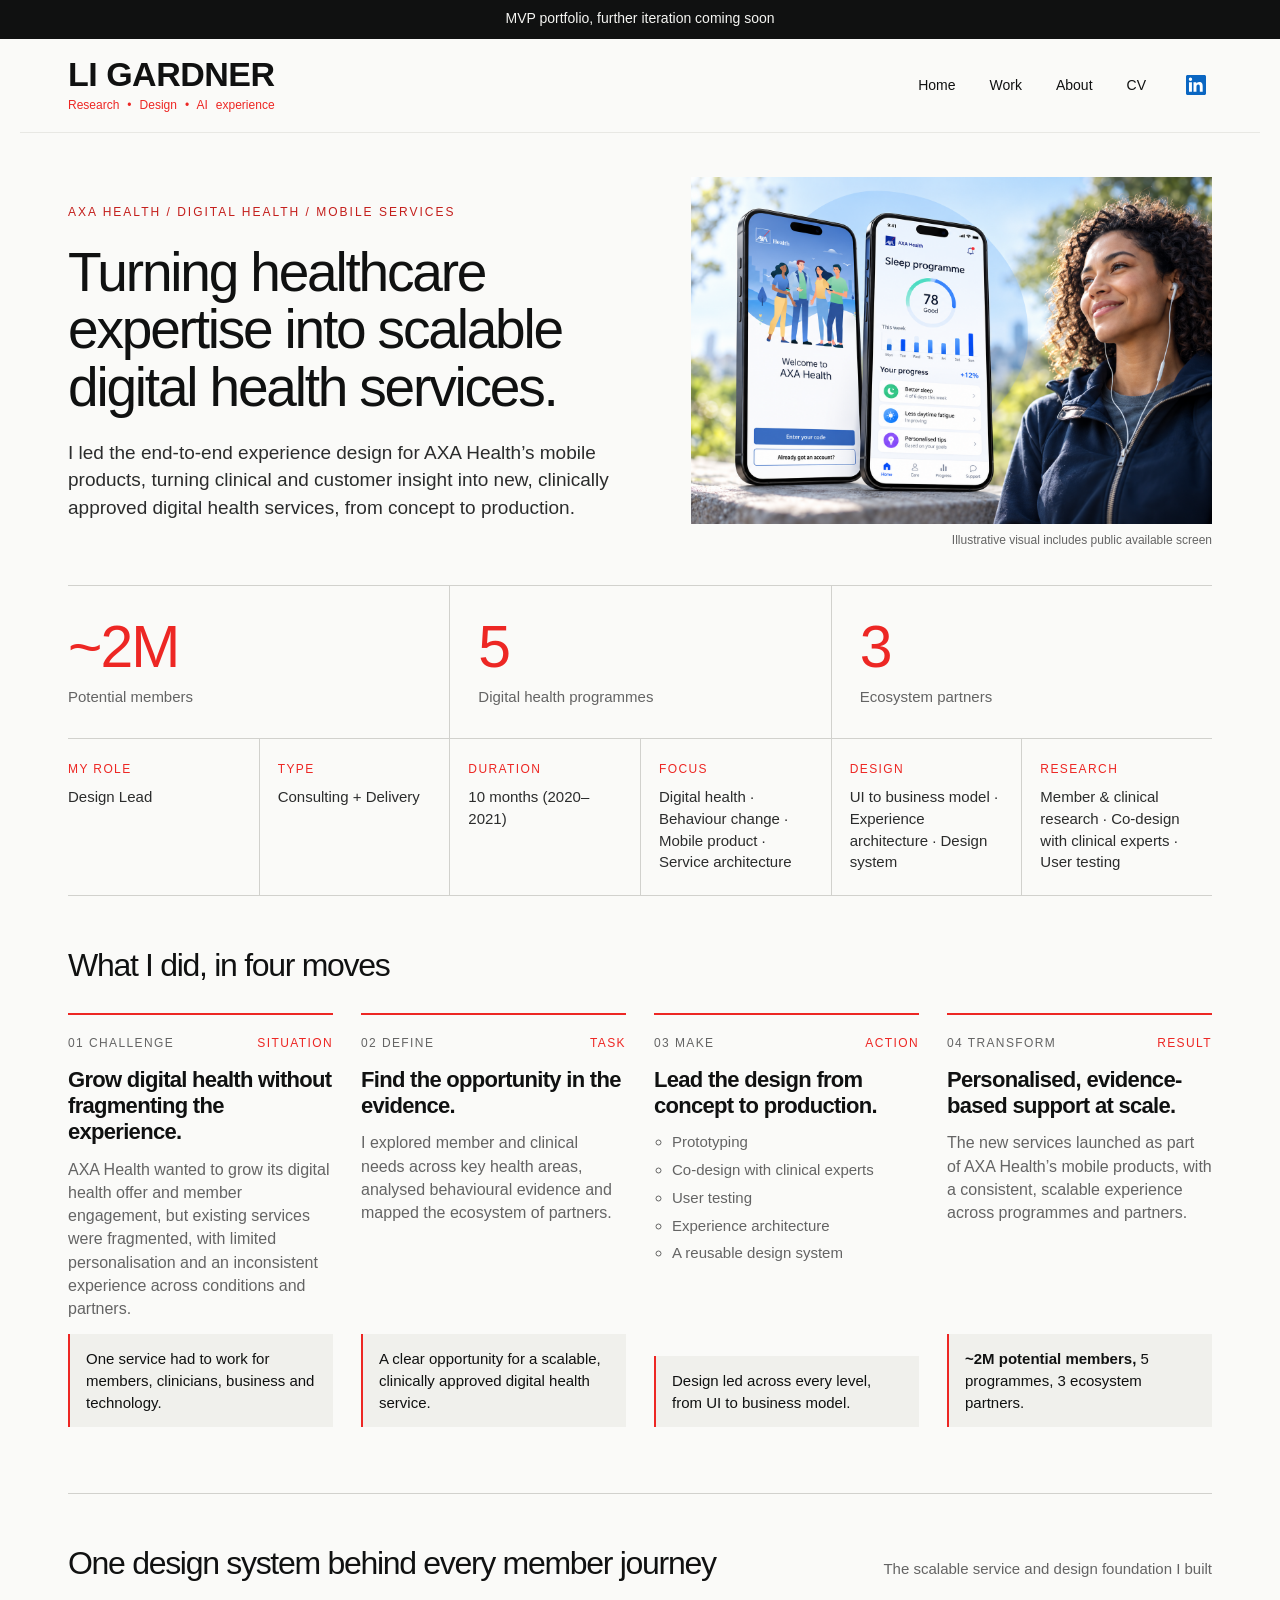
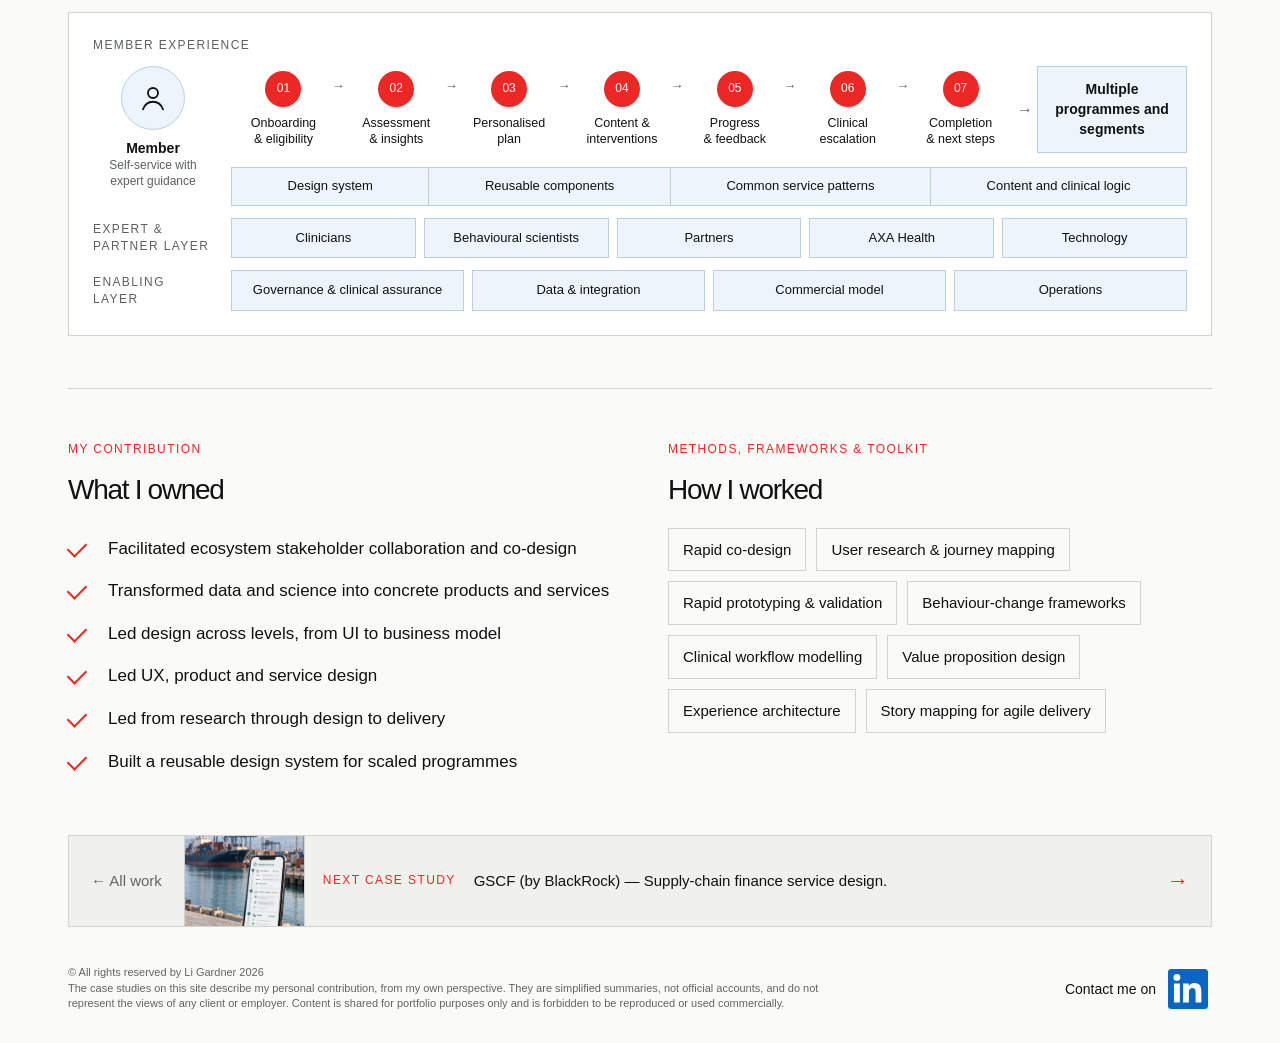
<file: axa-health-product-service-design.html>
<!doctype html>
<html lang="en"><head>
<!-- Google tag (gtag.js) -->
<script async src="https://www.googletagmanager.com/gtag/js?id=G-ZHLYHG5K2P"></script>
<script>
  window.dataLayer = window.dataLayer || [];
  function gtag(){dataLayer.push(arguments);}
  gtag('js', new Date());

  gtag('config', 'G-ZHLYHG5K2P');
</script>
<meta charset="utf-8"><meta name="viewport" content="width=device-width,initial-scale=1"><meta name="description" content="Li Gardner, Design Lead: turned healthcare expertise into clinically approved digital health services for AXA Health, 5 programmes for ~2M potential members, with 3 ecosystem partners."><title>AXA Health — Scalable digital health services | Li Gardner</title><link rel="icon" href="favicon.ico" sizes="any"><link rel="icon" type="image/png" sizes="32x32" href="assets/favicon-32.png"><link rel="apple-touch-icon" href="assets/apple-touch-icon.png"><link rel="stylesheet" href="style.css">
<style>
/* Theme tokens: the dark and light templates differ ONLY here. */
body{--rm-bg:#fafaf8;--rm-surface:#f0f0ec;--rm-text:#2b2c2c;--rm-strong:#101111;--rm-eyebrow:#c41f1c;--rm-deck:#2b2c2c;--rm-diagram:#f0f0ec}
body.dark{--rm-bg:#0e1010;--rm-surface:#151919;--rm-text:#e6e6e2;--rm-strong:#f5f5f2;--rm-eyebrow:#e8aca2;--rm-deck:#d8d8d4;--rm-diagram:#ffffff}

/* Royal Mail case study — page-scoped styles (prefixed .rm-) so no other page is affected. */
.rm-hero{display:grid;grid-template-columns:1.05fr .95fr;gap:48px;align-items:center;padding:44px 0 36px;border-bottom:1px solid var(--line)}
.rm-hero .eyebrow{color:var(--rm-eyebrow);margin-bottom:22px}
.rm-hero h1{font-size:clamp(38px,4.3vw,56px);line-height:1.05;letter-spacing:-2.2px;margin-bottom:22px;max-width:620px}
.rm-hero .case-deck{color:var(--rm-deck);font-size:19px;line-height:1.45;max-width:560px;margin-bottom:0}
.rm-hero-media img{width:100%;aspect-ratio:3/2;height:auto;object-position:58% center}
.rm-stats{display:grid;grid-template-columns:repeat(3,1fr);border-bottom:1px solid var(--line)}
.rm-stats>div{padding:30px 28px 30px 0}
.rm-stats>div+div{padding-left:28px;border-left:1px solid var(--line)}
.rm-stats strong{display:block;font-size:clamp(40px,4.6vw,60px);font-weight:500;line-height:1.05;letter-spacing:-2px;color:var(--red)}
.rm-stats span{display:block;margin-top:8px;font-size:15px;color:var(--muted)}
.rm-glance{display:grid;grid-template-columns:repeat(6,minmax(0,1fr));gap:0;margin:0;border-bottom:1px solid var(--line)}
.rm-glance>div{padding:22px 18px 22px 0}
.rm-glance>div+div{padding-left:18px;border-left:1px solid var(--line)}
.rm-glance dt{font-size:12px;letter-spacing:1.4px;text-transform:uppercase;color:var(--red);margin-bottom:8px}
.rm-glance dd{margin:0;font-size:15px;line-height:1.45;color:var(--rm-text)}
.rm-section{padding:52px 0;border-bottom:1px solid var(--line)}
.rm-section-head{display:flex;justify-content:space-between;align-items:baseline;gap:24px;margin-bottom:30px;flex-wrap:wrap}
.rm-section-head h2{margin:0;font-size:32px}
.rm-section-head p{margin:0;color:var(--muted);font-size:15px}
.rm-star{display:grid;grid-template-columns:repeat(4,minmax(0,1fr));gap:28px;list-style:none;margin:0;padding:0}
.rm-star li{border-top:2px solid var(--red);padding-top:20px;display:flex;flex-direction:column}
.rm-star .rm-step{display:flex;justify-content:space-between;font-size:12px;letter-spacing:1.4px;text-transform:uppercase;color:var(--muted);margin-bottom:14px}
.rm-star .rm-step b{color:var(--red);font-weight:400}
.rm-star h3{font-size:22px;margin-bottom:12px}
.rm-star p{font-size:16px;color:var(--muted);margin-bottom:14px}
.rm-star ul{margin:0 0 14px;padding-left:18px;color:var(--muted);font-size:15px}
.rm-star ul li{border:0;padding:0 0 6px;display:list-item}
.rm-star .rm-result{margin-top:auto;padding:14px 16px;background:var(--rm-surface);border-left:2px solid var(--red);color:var(--rm-strong);font-size:15px}
.rm-flow-wrap{border:1px solid var(--line);background:var(--rm-diagram);padding:30px 28px 26px}
.rm-flow{display:grid;grid-template-columns:repeat(var(--steps,7),minmax(0,1fr));list-style:none;margin:0 0 26px;padding:0;counter-reset:rm}
.rm-flow li{position:relative;text-align:center;counter-increment:rm;padding:0 6px}
.rm-flow li::before{content:counter(rm,decimal-leading-zero);display:flex;align-items:center;justify-content:center;width:52px;height:52px;margin:0 auto 14px;border:1px solid var(--red);border-radius:50%;color:var(--red);font-size:15px;background:var(--rm-bg);position:relative;z-index:1}
.rm-flow li:not(:last-child)::after{content:'';position:absolute;top:26px;left:calc(50% + 26px);right:calc(-50% + 26px);height:1px;background:var(--red);opacity:.7}
.rm-flow li.rm-key::before{background:var(--red);color:#fff}
.rm-flow strong{display:block;font-size:15px;font-weight:500;line-height:1.3}
.rm-flow small{display:block;margin-top:5px;font-size:12px;color:var(--muted);line-height:1.35}
.rm-foundation{border-top:1px solid var(--line);padding-top:20px;display:grid;grid-template-columns:auto repeat(var(--items,4),minmax(0,1fr));gap:18px;align-items:center}
.rm-foundation .artifact-label{margin:0}
.rm-foundation span:not(.artifact-label){font-size:14px;color:var(--rm-text);border:1px solid var(--line);padding:10px 12px;text-align:center}
.rm-split{display:grid;grid-template-columns:1fr 1fr;gap:56px}
.rm-split h2{font-size:28px;margin-bottom:22px}
.rm-contrib{list-style:none;margin:0;padding:0}
.rm-contrib li{display:grid;grid-template-columns:28px 1fr;gap:12px;padding:9px 0;font-size:17px}
.rm-contrib li::before{content:'';width:16px;height:9px;margin-top:5px;border-left:2px solid var(--red);border-bottom:2px solid var(--red);transform:rotate(-45deg)}
.rm-contrib small{display:block;margin-top:4px;font-size:14px;color:var(--muted)}
.rm-tools{display:flex;flex-wrap:wrap;gap:10px;list-style:none;margin:0;padding:0}
.rm-tools li{border:1px solid var(--line);padding:10px 14px;font-size:15px}
.rm-tools-note{margin-top:22px;font-size:14px;color:var(--muted)}


@media(max-width:960px){.rm-glance{grid-template-columns:repeat(3,minmax(0,1fr))}.rm-glance>div:nth-child(4){border-left:0;padding-left:0}.rm-glance>div:nth-child(n+4){border-top:1px solid var(--line)}.rm-star{grid-template-columns:1fr 1fr;row-gap:36px}}
@media(max-width:760px){.rm-hero{grid-template-columns:1fr;gap:26px;padding:30px 0 28px}.rm-hero h1{font-size:38px;letter-spacing:-1.4px}.rm-hero .case-deck{font-size:17px}.rm-stats{grid-template-columns:1fr}.rm-stats>div,.rm-stats>div+div{padding:20px 0;border-left:0}.rm-stats>div+div{border-top:1px solid var(--line)}.rm-glance{grid-template-columns:1fr 1fr}.rm-glance>div,.rm-glance>div+div{padding:16px 12px 16px 0;border-left:0}.rm-glance>div:nth-child(n+3){border-top:1px solid var(--line)}.rm-glance>div:nth-child(4){padding-left:0}.rm-section{padding:38px 0}.rm-section-head h2{font-size:28px}.rm-star{grid-template-columns:1fr}.rm-flow-wrap{padding:22px 18px}.rm-flow{grid-template-columns:1fr;gap:0}.rm-flow li{display:grid;grid-template-columns:44px 1fr;column-gap:14px;text-align:left;padding:0 0 18px}.rm-flow li::before{width:44px;height:44px;margin:0;grid-row:span 2;font-size:13px}.rm-flow li:not(:last-child)::after{top:44px;bottom:0;left:22px;right:auto;width:1px;height:auto}.rm-flow strong{align-self:end}.rm-foundation{grid-template-columns:1fr 1fr}.rm-foundation .artifact-label{grid-column:1/-1}.rm-split{grid-template-columns:1fr;gap:40px}}

/* Sticky header (this page) */
header{position:sticky;top:0;z-index:20;background:var(--rm-bg);box-shadow:0 0 0 100vmax var(--rm-bg);clip-path:inset(0 -100vmax)}
/* Narrow next-case banner */
.rm-next{display:flex;gap:0;align-items:stretch;margin:40px 0 8px;border:1px solid var(--line);background:var(--rm-surface);font-size:15px}
.rm-next a{display:flex;align-items:center}
.rm-next-back{padding:16px 22px;border-right:1px solid var(--line);color:var(--muted);white-space:nowrap}
.rm-next-case{flex:1;gap:18px;padding:16px 22px;min-width:0}
.rm-next-label{font-size:12px;letter-spacing:1.4px;text-transform:uppercase;color:var(--red);white-space:nowrap}
.rm-next-title{flex:1;min-width:0;color:var(--rm-strong)}
.rm-next-arrow{color:var(--red);font-size:22px;line-height:1;transition:transform .15s}
.rm-next-case:hover .rm-next-title{color:var(--red)}.rm-next-case:hover .rm-next-arrow{transform:translateX(4px)}
@media(max-width:760px){.rm-next{flex-direction:column}.rm-next-back{border-right:0;border-bottom:1px solid var(--line);padding:12px 16px}.rm-next-case{flex-wrap:wrap;gap:6px 12px;padding:14px 16px}.rm-next-label{width:100%}}
@media(prefers-reduced-motion:reduce){.rm-next-arrow{transition:none}}
.rm-next-thumb{flex:none;width:112px;aspect-ratio:247/184;border:1px solid var(--line)}
.rm-next-case{padding-top:12px;padding-bottom:12px}
.rm-next-text{flex:1;min-width:0;display:flex;align-items:center;gap:18px}
.rm-next-case:hover .rm-next-thumb{border-color:var(--red)}
@media(max-width:760px){.rm-next-case{flex-wrap:nowrap;gap:14px}.rm-next-thumb{width:84px}.rm-next-text{flex-direction:column;align-items:flex-start;gap:4px}}
.rm-next-case{padding:0 22px 0 0}
.rm-next-thumb{width:120px;border:0;border-right:1px solid var(--line)}
.rm-next-case:hover .rm-next-thumb{border-color:var(--line)}
@media(max-width:760px){.rm-next-case{flex-direction:column;align-items:stretch;padding:0}.rm-next-thumb{width:100%;border-right:0;border-bottom:1px solid var(--line)}.rm-next-text{padding:14px 16px 0}.rm-next-arrow{align-self:flex-end;padding:0 16px 14px}}
.rm-section:has(+ .rm-next){border-bottom:0;padding-bottom:12px}
/* Diagram panel always uses light ink, whatever the page theme */
.rm-flow-wrap{color:var(--ink);--line:#d1d1cd;--muted:#5c6060;--rm-text:#2b2c2c;--rm-bg:var(--rm-diagram)}
/* Icon variant of the diagram (adapted from the visual mockups) */
.rm-flow-wrap{--rm-tint:#fbe7e6;--rm-lane:#eef0f0}
.rm-flow--icons li::before{content:none}
.rm-flow--icons .rm-icon{display:flex;align-items:center;justify-content:center;width:64px;height:64px;margin:0 auto 14px;border-radius:50%;background:var(--rm-tint);color:var(--red)}
.rm-flow--icons .rm-icon svg{width:28px;height:28px;fill:none;stroke:currentColor;stroke-width:1.6;stroke-linecap:round;stroke-linejoin:round}
.rm-flow--icons li.rm-key .rm-icon{background:var(--red);color:#fff}
.rm-flow--icons li:not(:last-child)::after{content:'\2192';top:20px;left:auto;right:-10px;width:auto;height:auto;background:none;opacity:1;color:var(--muted);font-size:20px;line-height:1}
.rm-lanes{display:grid;grid-template-columns:repeat(var(--steps,5),minmax(0,1fr));gap:8px;margin-top:4px}
.rm-lanes span{padding:12px 14px;text-align:center;font-size:15px;color:var(--rm-text)}
.rm-lanes .rm-lane-ai{grid-column:span var(--ai,2);background:var(--rm-lane)}
.rm-lanes .rm-lane-human{grid-column:span calc(var(--steps,5) - var(--ai,2));background:var(--rm-tint)}
.rm-lanes b{font-weight:600}
@media(max-width:760px){.rm-flow--icons li{grid-template-columns:52px 1fr}.rm-flow--icons .rm-icon{width:52px;height:52px;margin:0;grid-row:span 2}.rm-flow--icons .rm-icon svg{width:24px;height:24px}.rm-flow--icons li:not(:last-child)::after{content:'';top:52px;bottom:0;left:26px;right:auto;width:1px;height:auto;background:var(--line);font-size:0}.rm-lanes{grid-template-columns:1fr}.rm-lanes .rm-lane-ai,.rm-lanes .rm-lane-human{grid-column:auto}}
/* Swimlane layer for detailed diagrams (optional) */
.rm-swim{margin-top:26px;border-top:1px solid var(--line);padding-top:22px;display:grid;gap:10px}
.rm-swim-row{display:grid;grid-template-columns:110px 1fr;gap:16px;align-items:center}
.rm-swim-label{font-size:12px;letter-spacing:1.4px;text-transform:uppercase;color:var(--muted)}
.rm-swim-lane{margin:0;padding:0;list-style:none}
.rm-swim-pair{display:flex;align-items:center;gap:12px;background:var(--rm-lane);padding:11px 14px}
.rm-swim-pair span{flex:1;text-align:center;font-size:15px}
.rm-swim-pair i{font-style:normal;color:var(--muted)}
.rm-swim-steps{display:grid;grid-template-columns:repeat(var(--lanes,4),minmax(0,1fr));gap:3px}
.rm-swim-steps li{background:var(--rm-tint);padding:10px 22px;text-align:center;clip-path:polygon(0 0,calc(100% - 12px) 0,100% 50%,calc(100% - 12px) 100%,0 100%,12px 50%)}
.rm-swim-steps li:first-child{clip-path:polygon(0 0,calc(100% - 12px) 0,100% 50%,calc(100% - 12px) 100%,0 100%)}
.rm-swim-steps b{display:block;font-size:15px;font-weight:500}
.rm-swim-steps small{display:block;font-size:12px;color:var(--muted)}
.rm-swim-band{background:var(--rm-band,var(--red));color:#fff;text-align:center;padding:11px 14px;font-size:15px}
@media(max-width:760px){.rm-swim-row{grid-template-columns:1fr;gap:6px}.rm-swim-steps{grid-template-columns:1fr 1fr}.rm-swim-steps li,.rm-swim-steps li:first-child{clip-path:none;padding:10px}.rm-swim-pair{flex-wrap:wrap;gap:6px 10px}.rm-swim-pair span{flex:0 1 auto}}
/* AXA: 9-step diagram and ecosystem row fit */
.rm-flow[style*="--steps:9"] strong{font-size:14px}
.rm-flow[style*="--steps:9"] .rm-icon{width:56px;height:56px}
.rm-flow--icons[style*="--steps:9"] li:not(:last-child)::after{top:17px;right:-8px}
.rm-swim-eco{flex-wrap:wrap;gap:6px 10px}.rm-swim-eco span{flex:0 1 auto;font-size:14px}
@media(max-width:760px){.rm-flow[style*="--steps:9"] .rm-icon{width:52px;height:52px}}
@media(max-width:760px){.rm-flow--icons li strong:last-child{grid-row:span 2;align-self:center}}
/* AXA diagram: Royal Mail diagram style on a white canvas */
.rm-flow-wrap{background:#fff;--rm-bg:#fff}
.rm-flow[style*="--steps:9"] li::before{width:46px;height:46px;font-size:14px}
.rm-flow[style*="--steps:9"] li:not(:last-child)::after{top:23px;left:calc(50% + 23px);right:calc(-50% + 23px)}
.rm-swim-steps{gap:10px}
.rm-swim-steps li,.rm-swim-steps li:first-child{clip-path:none;background:none;border:1px solid var(--line);padding:10px 12px;display:flex;align-items:center;justify-content:center}
.rm-swim-steps b{font-size:14px;font-weight:400}
.rm-swim-pair{background:none;border:1px solid var(--line)}
@media(max-width:760px){.rm-flow li strong:last-child{grid-row:span 2;align-self:center}.rm-flow[style*="--steps:9"] li::before{width:44px;height:44px}.rm-flow[style*="--steps:9"] li:not(:last-child)::after{top:44px;left:22px;right:auto}}
/* Diagram accent sampled from the hero image */
.rm-flow-wrap{--dg-1:#0146c8}
.rm-flow li::before{border-color:var(--dg-1);color:var(--dg-1)}
.rm-flow li:not(:last-child)::after{background:var(--dg-1)}
.rm-flow li.rm-key::before{background:var(--dg-1);border-color:var(--dg-1);color:#fff}
.rm-swim-label,.rm-foundation .artifact-label{color:var(--dg-2,var(--muted))}
/* case pages: no footer divider */footer::before{display:none}
/* Step circles: all solid red, same style */
.rm-flow li::before{background:var(--red);border-color:var(--red);color:#fff}
.rm-flow--icons .rm-icon{background:var(--red);color:#fff}
/* AXA diagram: member journey on a shared design foundation (mockup layout, template colours) */
.ax{--box-fill:#eef4fb;--box-line:#b9cfe8;padding:24px}
.ax-label{font-size:12px;letter-spacing:1.4px;text-transform:uppercase;color:var(--muted)}
.ax>.ax-label{margin-bottom:12px}
.ax-top{display:grid;grid-template-columns:120px 1fr;gap:18px;align-items:start}
.ax-member{text-align:center}
.ax-avatar{display:flex;align-items:center;justify-content:center;width:64px;height:64px;margin:0 auto 8px;border-radius:50%;background:var(--box-fill);border:1px solid var(--box-line);color:var(--ink)}
.ax-avatar svg{width:30px;height:30px;fill:none;stroke:currentColor;stroke-width:1.5;stroke-linecap:round;stroke-linejoin:round}
.ax-member strong{display:block;font-size:14px;font-weight:600;color:var(--ink)}
.ax-member small{display:block;font-size:12px;line-height:1.3;color:var(--muted)}
.ax-journey{display:grid;grid-template-columns:1fr 24px 150px;align-items:center}
.ax-flow{list-style:none;margin:0;padding:0;display:grid;grid-template-columns:repeat(7,minmax(0,1fr));gap:8px}
.ax-flow li{position:relative;text-align:center}
.ax-flow li:not(:last-child)::after{content:'→';position:absolute;right:-9px;top:6px;color:var(--muted);font-size:13px}
.ax-n{display:flex;align-items:center;justify-content:center;width:36px;height:36px;margin:0 auto 8px;border-radius:50%;background:var(--red);color:#fff;font-size:12px;font-weight:500}
.ax-flow strong{display:block;font-size:12.5px;font-weight:500;line-height:1.3;color:var(--ink)}
.ax-arr{font-style:normal;text-align:center;color:var(--muted)}
.ax-out{background:var(--box-fill);border:1px solid var(--box-line);padding:12px;text-align:center;font-size:14px;font-weight:600;color:var(--ink)}
.ax-found{display:flex;flex-wrap:wrap;margin-top:14px;background:var(--box-fill);border:1px solid var(--box-line)}
.ax-found span{flex:1 1 auto;text-align:center;font-size:13px;padding:9px 10px;color:var(--ink)}
.ax-found span+span{border-left:1px solid var(--box-line)}
.ax-row{display:grid;grid-template-columns:120px 1fr;gap:18px;align-items:center;margin-top:12px}
.ax-row:first-of-type{margin-top:20px;padding-top:18px;border-top:1px solid var(--line)}
.ax-boxes{display:flex;flex-wrap:wrap;gap:8px}
.ax-boxes span{flex:1 1 0;min-width:120px;text-align:center;font-size:13px;padding:10px;background:var(--box-fill);border:1px solid var(--box-line);color:var(--ink)}
@media(max-width:1000px){.ax-journey{grid-template-columns:1fr}.ax-arr{transform:rotate(90deg);margin:6px 0}.ax-flow{grid-template-columns:repeat(4,minmax(0,1fr));row-gap:16px}.ax-flow li::after{display:none}}
@media(max-width:760px){.ax{padding:14px}.ax-top,.ax-row{grid-template-columns:1fr;gap:10px}.ax-flow{grid-template-columns:1fr}.ax-flow li{display:flex;align-items:center;gap:12px;text-align:left}.ax-n{margin:0;flex:none}.ax-flow strong br{display:none}.ax-found{flex-direction:column}.ax-found span+span{border-left:0;border-top:1px solid var(--box-line)}.ax-boxes span{flex:1 1 100%}}
</style></head>
<body><a class="skip" href="#main">Skip to content</a><div class="site-top"><div class="open-banner" role="status"><span class="ob-text">MVP portfolio, further iteration coming soon</span></div><header><a class="brand" href="index.html"><span class="brand-name">LI GARDNER</span><span class="brand-tagline">Research • Design • AI experience</span></a><button class="nav-toggle" type="button" aria-expanded="false" aria-controls="site-nav" aria-label="Open menu"><span class="nav-toggle-bar" aria-hidden="true"></span></button><nav id="site-nav" aria-label="Main navigation"><a href="index.html">Home</a><a href="work.html" >Work</a><a href="about.html" >About</a><a href="cv.html" >CV</a><span class="nav-contact"><a class="nav-icon" href="https://www.linkedin.com/in/ligardner/" target="_blank" rel="noopener" aria-label="Li Gardner on LinkedIn" title="LinkedIn"><svg viewBox="0 0 24 24" fill="currentColor" aria-hidden="true" focusable="false"><rect x="4" y="4" width="16" height="16" fill="#fff"/><path d="M20.45 2H3.55C2.69 2 2 2.68 2 3.52v16.96c0 .84.69 1.52 1.55 1.52h16.9c.86 0 1.55-.68 1.55-1.52V3.52c0-.84-.69-1.52-1.55-1.52ZM7.93 18.75H4.98V9.2h2.95v9.55ZM6.46 7.9a1.71 1.71 0 1 1 0-3.42 1.71 1.71 0 0 1 0 3.42Zm12.29 10.85H15.8V14.1c0-1.11-.02-2.54-1.55-2.54-1.55 0-1.79 1.21-1.79 2.46v4.73H9.51V9.2h2.83v1.31h.04c.39-.74 1.35-1.52 2.78-1.52 2.97 0 3.52 1.95 3.52 4.49v5.27Z"/></svg></a></span></nav></header></div><main id="main">

<section class="rm-hero">
  <div>
    <div class="eyebrow">AXA Health / Digital health / Mobile services</div>
    <h1>Turning healthcare expertise into scalable digital health services.</h1>
    <p class="case-deck">I led the end-to-end experience design for AXA Health’s mobile products, turning clinical and customer insight into new, clinically approved digital health services, from concept to production.</p>
  </div>
  <div class="rm-hero-media"><img src="assets/axa-hero-v2.png" width="1536" height="1024" fetchpriority="high" decoding="async" alt="AXA Health welcome screen paired with an illustrative sleep programme dashboard, beside a woman outdoors"><div class="visual-note">Illustrative visual includes public available screen</div></div>
</section>

<section class="rm-stats" aria-label="Key results">
  <div><strong>~2M</strong><span>Potential members</span></div>
  <div><strong>5</strong><span>Digital health programmes</span></div>
  <div><strong>3</strong><span>Ecosystem partners</span></div>
</section>

<dl class="rm-glance" aria-label="Project at a glance">
  <div><dt>My role</dt><dd>Design Lead</dd></div>
  <div><dt>Type</dt><dd>Consulting + Delivery</dd></div>
  <div><dt>Duration</dt><dd>10 months (2020–2021)</dd></div>
  <div><dt>Focus</dt><dd>Digital health · Behaviour change · Mobile product · Service architecture</dd></div>
  <div><dt>Design</dt><dd>UI to business model · Experience architecture · Design system</dd></div>
  <div><dt>Research</dt><dd>Member &amp; clinical research · Co-design with clinical experts · User testing</dd></div>
</dl>

<section class="rm-section" aria-labelledby="star-title">
  <div class="rm-section-head"><h2 id="star-title">What I did, in four moves</h2></div>
  <ol class="rm-star">
    <li>
      <div class="rm-step"><span>01 Challenge</span><b>Situation</b></div>
      <h3>Grow digital health without fragmenting the experience.</h3>
      <p>AXA Health wanted to grow its digital health offer and member engagement, but existing services were fragmented, with limited personalisation and an inconsistent experience across conditions and partners.</p>
      <p class="rm-result">One service had to work for members, clinicians, business and technology.</p>
    </li>
    <li>
      <div class="rm-step"><span>02 Define</span><b>Task</b></div>
      <h3>Find the opportunity in the evidence.</h3>
      <p>I explored member and clinical needs across key health areas, analysed behavioural evidence and mapped the ecosystem of partners.</p>
      <p class="rm-result">A clear opportunity for a scalable, clinically approved digital health service.</p>
    </li>
    <li>
      <div class="rm-step"><span>03 Make</span><b>Action</b></div>
      <h3>Lead the design from concept to production.</h3>
      <ul><li>Prototyping</li><li>Co-design with clinical experts</li><li>User testing</li><li>Experience architecture</li><li>A reusable design system</li></ul>
      <p class="rm-result">Design led across every level, from UI to business model.</p>
    </li>
    <li>
      <div class="rm-step"><span>04 Transform</span><b>Result</b></div>
      <h3>Personalised, evidence-based support at scale.</h3>
      <p>The new services launched as part of AXA Health’s mobile products, with a consistent, scalable experience across programmes and partners.</p>
      <p class="rm-result"><b>~2M potential members,</b> 5 programmes, 3 ecosystem partners.</p>
    </li>
  </ol>
</section>

<section class="rm-section" aria-labelledby="flow-title">
  <div class="rm-section-head"><h2 id="flow-title">One design system behind every member journey</h2><p>The scalable service and design foundation I built</p></div>
  <figure class="rm-flow-wrap ax" style="margin:0">
    <div class="ax-label">Member experience</div>
    <div class="ax-top">
      <div class="ax-member"><span class="ax-avatar"><svg viewBox="0 0 24 24" aria-hidden="true"><circle cx="12" cy="8" r="4"/><path d="M4 21c1.5-4 4.5-6 8-6s6.5 2 8 6"/></svg></span><strong>Member</strong><small>Self-service with expert guidance</small></div>
      <div class="ax-main">
        <div class="ax-journey"><ol class="ax-flow"><li><b class="ax-n">01</b><strong>Onboarding <br>&amp; eligibility</strong></li><li><b class="ax-n">02</b><strong>Assessment <br>&amp; insights</strong></li><li><b class="ax-n">03</b><strong>Personalised <br>plan</strong></li><li><b class="ax-n">04</b><strong>Content &amp; <br>interventions</strong></li><li><b class="ax-n">05</b><strong>Progress <br>&amp; feedback</strong></li><li><b class="ax-n">06</b><strong>Clinical <br>escalation</strong></li><li><b class="ax-n">07</b><strong>Completion <br>&amp; next steps</strong></li></ol><i class="ax-arr" aria-hidden="true">→</i><div class="ax-out">Multiple programmes and segments</div></div>
        <div class="ax-found"><span>Design system</span><span>Reusable components</span><span>Common service patterns</span><span>Content and clinical logic</span></div>
      </div>
    </div>
    <div class="ax-row"><span class="ax-label">Expert &amp; partner layer</span><div class="ax-boxes"><span>Clinicians</span><span>Behavioural scientists</span><span>Partners</span><span>AXA Health</span><span>Technology</span></div></div>
    <div class="ax-row"><span class="ax-label">Enabling layer</span><div class="ax-boxes"><span>Governance &amp; clinical assurance</span><span>Data &amp; integration</span><span>Commercial model</span><span>Operations</span></div></div>
  </figure>
</section>

<section class="rm-section rm-split">
  <div>
    <div class="artifact-label">My contribution</div>
    <h2>What I owned</h2>
    <ul class="rm-contrib">
      <li><span>Facilitated ecosystem stakeholder collaboration and co-design</span></li>
      <li><span>Transformed data and science into concrete products and services</span></li>
      <li><span>Led design across levels, from UI to business model</span></li>
      <li><span>Led UX, product and service design</span></li>
      <li><span>Led from research through design to delivery</span></li>
      <li><span>Built a reusable design system for scaled programmes</span></li>
    </ul>
  </div>
  <div>
    <div class="artifact-label">Methods, frameworks &amp; toolkit</div>
    <h2>How I worked</h2>
    <ul class="rm-tools">
      <li>Rapid co-design</li>
      <li>User research &amp; journey mapping</li>
      <li>Rapid prototyping &amp; validation</li>
      <li>Behaviour-change frameworks</li>
      <li>Clinical workflow modelling</li>
      <li>Value proposition design</li>
      <li>Experience architecture</li>
      <li>Story mapping for agile delivery</li>
    </ul>
  </div>
</section>

<nav class="rm-next" aria-label="Next case study"><a class="rm-next-back" href="work.html">← All work</a><a class="rm-next-case" href="financial-services-service-design.html"><img class="rm-next-thumb" src="assets/gscf-hero-v3.png" alt=""><span class="rm-next-text"><span class="rm-next-label">Next case study</span><span class="rm-next-title">GSCF (by BlackRock) — Supply-chain finance service design.</span></span><span class="rm-next-arrow" aria-hidden="true">→</span></a></nav></main><footer><span class="footer-rights">© All rights reserved by Li Gardner 2026</span><div class="footer-links"><a class="footer-linkedin" href="https://www.linkedin.com/in/ligardner/" target="_blank" rel="noopener" aria-label="Contact me on LinkedIn">Contact me on <svg viewBox="0 0 24 24" fill="currentColor" aria-hidden="true" focusable="false"><rect x="4" y="4" width="16" height="16" fill="#fff"/><path d="M20.45 2H3.55C2.69 2 2 2.68 2 3.52v16.96c0 .84.69 1.52 1.55 1.52h16.9c.86 0 1.55-.68 1.55-1.52V3.52c0-.84-.69-1.52-1.55-1.52ZM7.93 18.75H4.98V9.2h2.95v9.55ZM6.46 7.9a1.71 1.71 0 1 1 0-3.42 1.71 1.71 0 0 1 0 3.42Zm12.29 10.85H15.8V14.1c0-1.11-.02-2.54-1.55-2.54-1.55 0-1.79 1.21-1.79 2.46v4.73H9.51V9.2h2.83v1.31h.04c.39-.74 1.35-1.52 2.78-1.52 2.97 0 3.52 1.95 3.52 4.49v5.27Z"/></svg></a></div><p class="footer-note">The case studies on this site describe my personal contribution, from my own perspective. They are simplified summaries, not official accounts, and do not represent the views of any client or employer. Content is shared for portfolio purposes only and is forbidden to be reproduced or used commercially.</p></footer><script data-goatcounter="https://ligardner.goatcounter.com/count"
        async src="//gc.zgo.at/count.js"></script>
<script>document.querySelectorAll(".nav-toggle").forEach(function(b){b.addEventListener("click",function(){var h=b.closest("header"),o=h.classList.toggle("nav-open");b.setAttribute("aria-expanded",o);b.setAttribute("aria-label",o?"Close menu":"Open menu")})})</script></body></html>
</file>
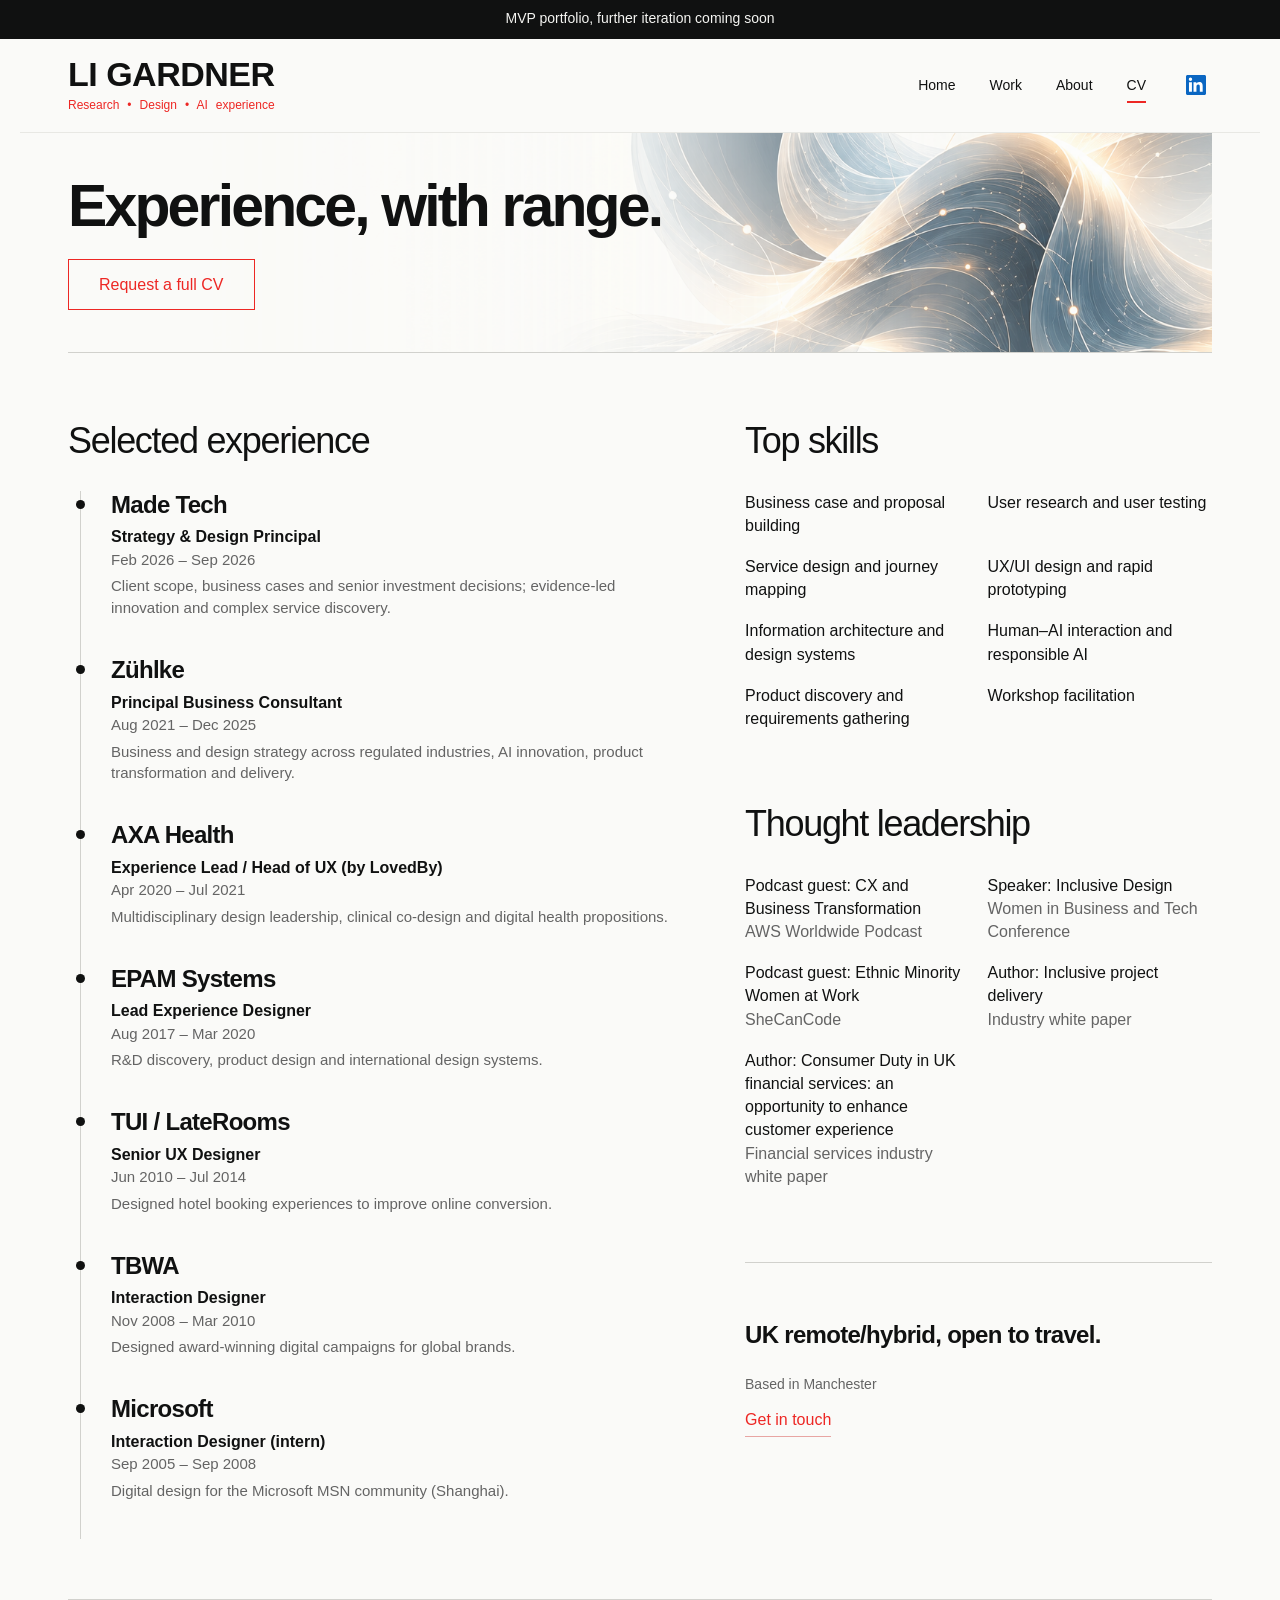
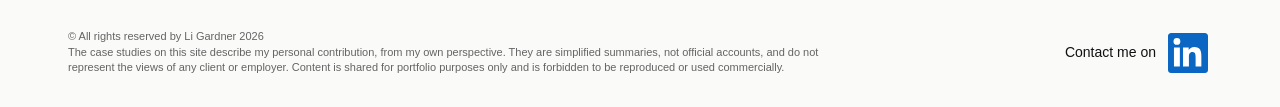
<file: cv.html>
<!doctype html><html lang="en"><head>
<!-- Google tag (gtag.js) -->
<script async src="https://www.googletagmanager.com/gtag/js?id=G-ZHLYHG5K2P"></script>
<script>
  window.dataLayer = window.dataLayer || [];
  function gtag(){dataLayer.push(arguments);}
  gtag('js', new Date());

  gtag('config', 'G-ZHLYHG5K2P');
</script>
<meta charset="utf-8"><meta name="viewport" content="width=device-width,initial-scale=1"><meta name="description" content="Li Gardner connects business, people and technology, from strategy to hands-on product design and delivery."><title>Experience | Li Gardner</title><link rel="icon" href="favicon.ico" sizes="any"><link rel="icon" type="image/png" sizes="32x32" href="assets/favicon-32.png"><link rel="apple-touch-icon" href="assets/apple-touch-icon.png"><link rel="stylesheet" href="style.css"><style>/* CV: hero lines like other pages; no divider under availability */.cv-page header{border-bottom:1px solid #e8e8e4}.cv-page .compact-cv-hero{border-bottom:1px solid var(--line)}.cv-availability{border-bottom:0}</style></head><body class="cv-page"><a class="skip" href="#main">Skip to content</a><div class="site-top"><div class="open-banner" role="status"><span class="ob-text">MVP portfolio, further iteration coming soon</span></div><header><a class="brand" href="index.html"><span class="brand-name">LI GARDNER</span><span class="brand-tagline">Research • Design • AI experience</span></a><button class="nav-toggle" type="button" aria-expanded="false" aria-controls="site-nav" aria-label="Open menu"><span class="nav-toggle-bar" aria-hidden="true"></span></button><nav id="site-nav" aria-label="Main navigation"><a href="index.html">Home</a><a href="work.html" >Work</a><a href="about.html" >About</a><a href="cv.html" class="active" aria-current="page">CV</a><span class="nav-contact"><a class="nav-icon" href="https://www.linkedin.com/in/ligardner/" target="_blank" rel="noopener" aria-label="Li Gardner on LinkedIn" title="LinkedIn"><svg viewBox="0 0 24 24" fill="currentColor" aria-hidden="true" focusable="false"><rect x="4" y="4" width="16" height="16" fill="#fff"/><path d="M20.45 2H3.55C2.69 2 2 2.68 2 3.52v16.96c0 .84.69 1.52 1.55 1.52h16.9c.86 0 1.55-.68 1.55-1.52V3.52c0-.84-.69-1.52-1.55-1.52ZM7.93 18.75H4.98V9.2h2.95v9.55ZM6.46 7.9a1.71 1.71 0 1 1 0-3.42 1.71 1.71 0 0 1 0 3.42Zm12.29 10.85H15.8V14.1c0-1.11-.02-2.54-1.55-2.54-1.55 0-1.79 1.21-1.79 2.46v4.73H9.51V9.2h2.83v1.31h.04c.39-.74 1.35-1.52 2.78-1.52 2.97 0 3.52 1.95 3.52 4.49v5.27Z"/></svg></a></span></nav></header></div><main id="main"><section class="page-intro abstract-page-hero compact-work-hero compact-cv-hero"><img class="page-hero-art" src="assets/technology-abstract.png" alt=""><h1>Experience, with range.</h1><a class="outline" href="https://www.linkedin.com/in/ligardner/" target="_blank" rel="noopener">Request a full CV</a></section><section class="experience"><div><h2>Selected experience</h2><div class="timeline"><article class="job"><h3>Made Tech</h3><strong>Strategy & Design Principal</strong><p>Feb 2026 – Sep 2026</p><p>Client scope, business cases and senior investment decisions; evidence-led innovation and complex service discovery.</p></article><article class="job"><h3>Zühlke</h3><strong>Principal Business Consultant</strong><p>Aug 2021 – Dec 2025</p><p>Business and design strategy across regulated industries, AI innovation, product transformation and delivery.</p></article><article class="job"><h3>AXA Health</h3><strong>Experience Lead / Head of UX (by LovedBy)</strong><p>Apr 2020 – Jul 2021</p><p>Multidisciplinary design leadership, clinical co-design and digital health propositions.</p></article><article class="job"><h3>EPAM Systems</h3><strong>Lead Experience Designer</strong><p>Aug 2017 – Mar 2020</p><p>R&D discovery, product design and international design systems.</p></article><article class="job"><h3>TUI / LateRooms</h3><strong>Senior UX Designer</strong><p>Jun 2010 – Jul 2014</p><p>Designed hotel booking experiences to improve online conversion.</p></article><article class="job"><h3>TBWA</h3><strong>Interaction Designer</strong><p>Nov 2008 – Mar 2010</p><p>Designed award-winning digital campaigns for global brands.</p></article><article class="job"><h3>Microsoft</h3><strong>Interaction Designer (intern)</strong><p>Sep 2005 – Sep 2008</p><p>Digital design for the Microsoft MSN community (Shanghai).</p></article></div></div><div><h2>Top skills</h2><ul class="caps"><li>Business case and proposal building</li><li>User research and user testing</li><li>Service design and journey mapping</li><li>UX/UI design and rapid prototyping</li><li>Information architecture and design systems</li><li>Human–AI interaction and responsible AI</li><li>Product discovery and requirements gathering</li><li>Workshop facilitation</li></ul><div class="section thought-leadership"><h2>Thought leadership</h2><ul class="caps"><li>Podcast guest: CX and Business Transformation<br><span class="muted">AWS Worldwide Podcast</span></li><li>Speaker: Inclusive Design<br><span class="muted">Women in Business and Tech Conference</span></li><li>Podcast guest: Ethnic Minority Women at Work<br><span class="muted">SheCanCode</span></li><li>Author: Inclusive project delivery<br><span class="muted">Industry white paper</span></li><li>Author: Consumer Duty in UK financial services: an opportunity to enhance customer experience<br><span class="muted">Financial services industry white paper</span></li></ul></div><div class="section cv-availability"><h3>UK remote/hybrid, open to travel.</h3><p class="muted availability-location">Based in Manchester</p><a class="link" href="mailto:li.gardner.design@gmail.com">Get in touch</a></div></div></section></main><footer><span class="footer-rights">© All rights reserved by Li Gardner 2026</span><div class="footer-links"><a class="footer-linkedin" href="https://www.linkedin.com/in/ligardner/" target="_blank" rel="noopener" aria-label="Contact me on LinkedIn">Contact me on <svg viewBox="0 0 24 24" fill="currentColor" aria-hidden="true" focusable="false"><rect x="4" y="4" width="16" height="16" fill="#fff"/><path d="M20.45 2H3.55C2.69 2 2 2.68 2 3.52v16.96c0 .84.69 1.52 1.55 1.52h16.9c.86 0 1.55-.68 1.55-1.52V3.52c0-.84-.69-1.52-1.55-1.52ZM7.93 18.75H4.98V9.2h2.95v9.55ZM6.46 7.9a1.71 1.71 0 1 1 0-3.42 1.71 1.71 0 0 1 0 3.42Zm12.29 10.85H15.8V14.1c0-1.11-.02-2.54-1.55-2.54-1.55 0-1.79 1.21-1.79 2.46v4.73H9.51V9.2h2.83v1.31h.04c.39-.74 1.35-1.52 2.78-1.52 2.97 0 3.52 1.95 3.52 4.49v5.27Z"/></svg></a></div><p class="footer-note">The case studies on this site describe my personal contribution, from my own perspective. They are simplified summaries, not official accounts, and do not represent the views of any client or employer. Content is shared for portfolio purposes only and is forbidden to be reproduced or used commercially.</p></footer><script data-goatcounter="https://ligardner.goatcounter.com/count"
        async src="//gc.zgo.at/count.js"></script>
<script>document.querySelectorAll(".nav-toggle").forEach(function(b){b.addEventListener("click",function(){var h=b.closest("header"),o=h.classList.toggle("nav-open");b.setAttribute("aria-expanded",o);b.setAttribute("aria-label",o?"Close menu":"Open menu")})})</script></body></html>
</file>
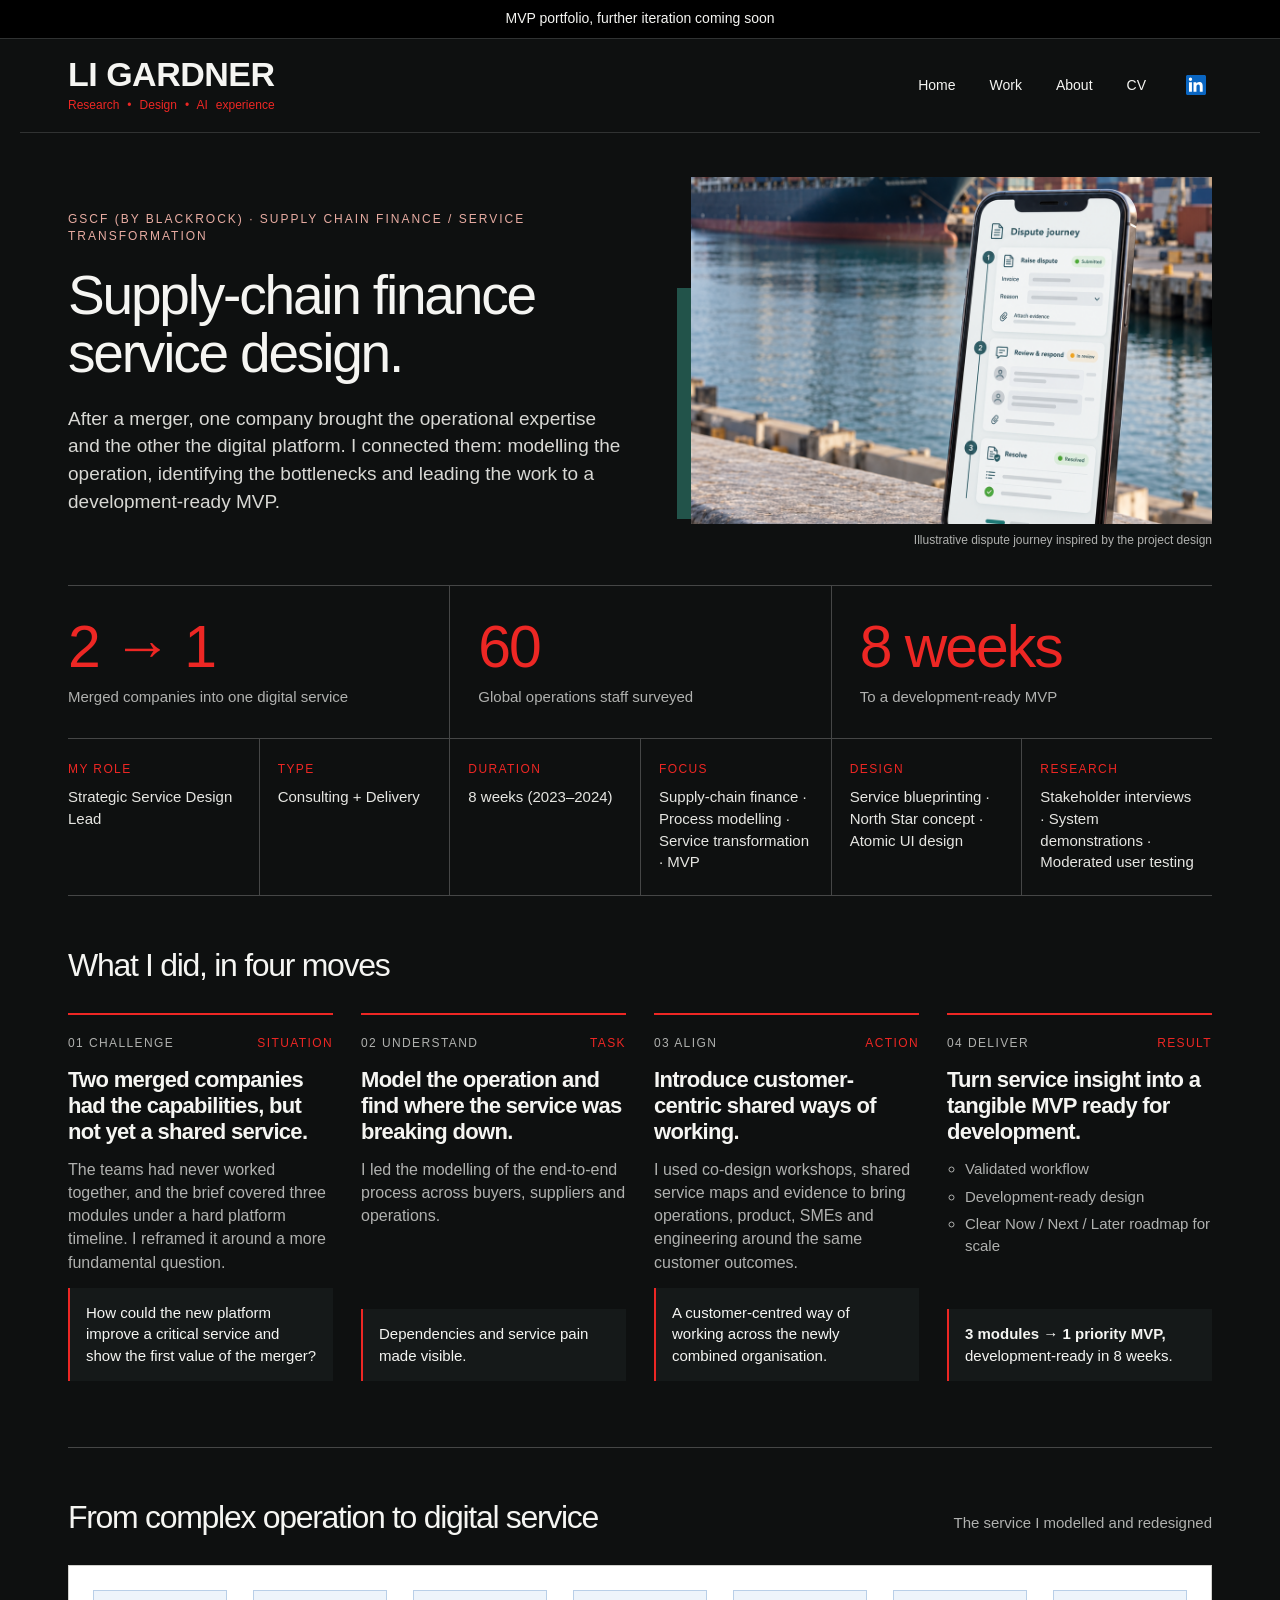
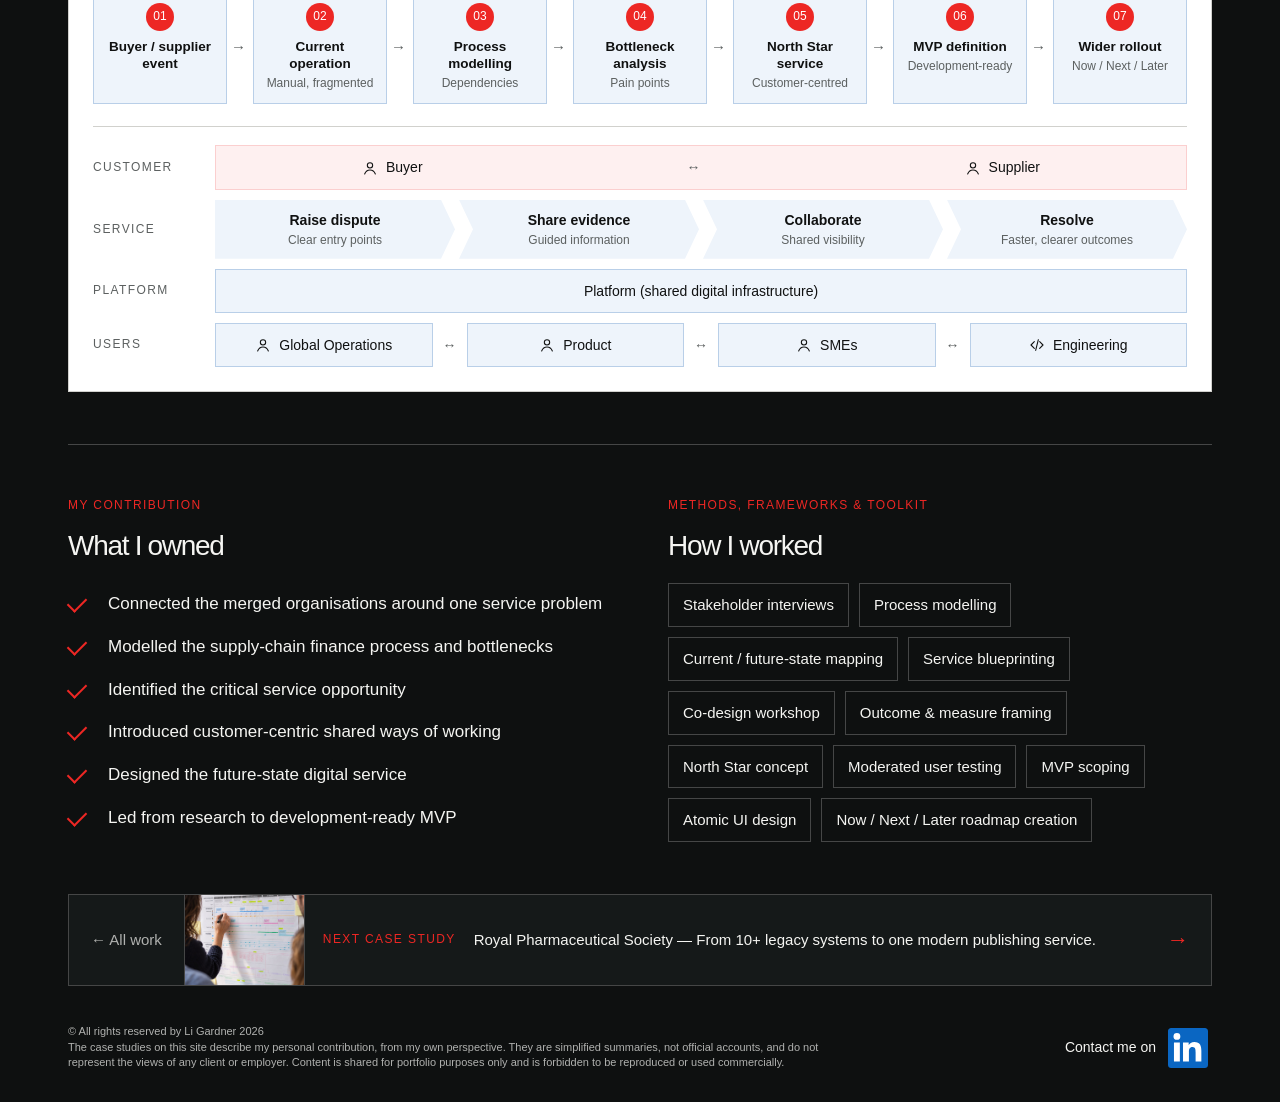
<file: financial-services-service-design.html>
<!doctype html>
<html lang="en"><head>
<!-- Google tag (gtag.js) -->
<script async src="https://www.googletagmanager.com/gtag/js?id=G-ZHLYHG5K2P"></script>
<script>
  window.dataLayer = window.dataLayer || [];
  function gtag(){dataLayer.push(arguments);}
  gtag('js', new Date());

  gtag('config', 'G-ZHLYHG5K2P');
</script>
<meta charset="utf-8"><meta name="viewport" content="width=device-width,initial-scale=1"><meta name="description" content="Li Gardner, Strategic Service Design Lead: after a merger, modelled a supply-chain finance operation, narrowed three modules to one priority MVP and delivered a development-ready design in 8 weeks."><title>GSCF — Supply-chain finance service design | Li Gardner</title><link rel="icon" href="favicon.ico" sizes="any"><link rel="icon" type="image/png" sizes="32x32" href="assets/favicon-32.png"><link rel="apple-touch-icon" href="assets/apple-touch-icon.png"><link rel="stylesheet" href="style.css">
<style>
/* Theme tokens: the dark and light templates differ ONLY here. */
body{--rm-bg:#fafaf8;--rm-surface:#f0f0ec;--rm-text:#2b2c2c;--rm-strong:#101111;--rm-eyebrow:#c41f1c;--rm-deck:#2b2c2c;--rm-diagram:#f0f0ec}
body.dark{--rm-bg:#0e1010;--rm-surface:#151919;--rm-text:#e6e6e2;--rm-strong:#f5f5f2;--rm-eyebrow:#e8aca2;--rm-deck:#d8d8d4;--rm-diagram:#ffffff}

/* Royal Mail case study — page-scoped styles (prefixed .rm-) so no other page is affected. */
.rm-hero{display:grid;grid-template-columns:1.05fr .95fr;gap:48px;align-items:center;padding:44px 0 36px;border-bottom:1px solid var(--line)}
.rm-hero .eyebrow{color:var(--rm-eyebrow);margin-bottom:22px}
.rm-hero h1{font-size:clamp(38px,4.3vw,56px);line-height:1.05;letter-spacing:-2.2px;margin-bottom:22px;max-width:620px}
.rm-hero .case-deck{color:var(--rm-deck);font-size:19px;line-height:1.45;max-width:560px;margin-bottom:0}
.rm-hero-media img{width:100%;aspect-ratio:3/2;height:auto;object-position:58% center}
.rm-stats{display:grid;grid-template-columns:repeat(3,1fr);border-bottom:1px solid var(--line)}
.rm-stats>div{padding:30px 28px 30px 0}
.rm-stats>div+div{padding-left:28px;border-left:1px solid var(--line)}
.rm-stats strong{display:block;font-size:clamp(40px,4.6vw,60px);font-weight:500;line-height:1.05;letter-spacing:-2px;color:var(--red)}
.rm-stats span{display:block;margin-top:8px;font-size:15px;color:var(--muted)}
.rm-glance{display:grid;grid-template-columns:repeat(6,minmax(0,1fr));gap:0;margin:0;border-bottom:1px solid var(--line)}
.rm-glance>div{padding:22px 18px 22px 0}
.rm-glance>div+div{padding-left:18px;border-left:1px solid var(--line)}
.rm-glance dt{font-size:12px;letter-spacing:1.4px;text-transform:uppercase;color:var(--red);margin-bottom:8px}
.rm-glance dd{margin:0;font-size:15px;line-height:1.45;color:var(--rm-text)}
.rm-section{padding:52px 0;border-bottom:1px solid var(--line)}
.rm-section-head{display:flex;justify-content:space-between;align-items:baseline;gap:24px;margin-bottom:30px;flex-wrap:wrap}
.rm-section-head h2{margin:0;font-size:32px}
.rm-section-head p{margin:0;color:var(--muted);font-size:15px}
.rm-star{display:grid;grid-template-columns:repeat(4,minmax(0,1fr));gap:28px;list-style:none;margin:0;padding:0}
.rm-star li{border-top:2px solid var(--red);padding-top:20px;display:flex;flex-direction:column}
.rm-star .rm-step{display:flex;justify-content:space-between;font-size:12px;letter-spacing:1.4px;text-transform:uppercase;color:var(--muted);margin-bottom:14px}
.rm-star .rm-step b{color:var(--red);font-weight:400}
.rm-star h3{font-size:22px;margin-bottom:12px}
.rm-star p{font-size:16px;color:var(--muted);margin-bottom:14px}
.rm-star ul{margin:0 0 14px;padding-left:18px;color:var(--muted);font-size:15px}
.rm-star ul li{border:0;padding:0 0 6px;display:list-item}
.rm-star .rm-result{margin-top:auto;padding:14px 16px;background:var(--rm-surface);border-left:2px solid var(--red);color:var(--rm-strong);font-size:15px}
.rm-flow-wrap{border:1px solid var(--line);background:var(--rm-diagram);padding:30px 28px 26px}
.rm-flow{display:grid;grid-template-columns:repeat(var(--steps,7),minmax(0,1fr));list-style:none;margin:0 0 26px;padding:0;counter-reset:rm}
.rm-flow li{position:relative;text-align:center;counter-increment:rm;padding:0 6px}
.rm-flow li::before{content:counter(rm,decimal-leading-zero);display:flex;align-items:center;justify-content:center;width:52px;height:52px;margin:0 auto 14px;border:1px solid var(--red);border-radius:50%;color:var(--red);font-size:15px;background:var(--rm-bg);position:relative;z-index:1}
.rm-flow li:not(:last-child)::after{content:'';position:absolute;top:26px;left:calc(50% + 26px);right:calc(-50% + 26px);height:1px;background:var(--red);opacity:.7}
.rm-flow li.rm-key::before{background:var(--red);color:#fff}
.rm-flow strong{display:block;font-size:15px;font-weight:500;line-height:1.3}
.rm-flow small{display:block;margin-top:5px;font-size:12px;color:var(--muted);line-height:1.35}
.rm-foundation{border-top:1px solid var(--line);padding-top:20px;display:grid;grid-template-columns:auto repeat(var(--items,4),minmax(0,1fr));gap:18px;align-items:center}
.rm-foundation .artifact-label{margin:0}
.rm-foundation span:not(.artifact-label){font-size:14px;color:var(--rm-text);border:1px solid var(--line);padding:10px 12px;text-align:center}
.rm-split{display:grid;grid-template-columns:1fr 1fr;gap:56px}
.rm-split h2{font-size:28px;margin-bottom:22px}
.rm-contrib{list-style:none;margin:0;padding:0}
.rm-contrib li{display:grid;grid-template-columns:28px 1fr;gap:12px;padding:9px 0;font-size:17px}
.rm-contrib li::before{content:'';width:16px;height:9px;margin-top:5px;border-left:2px solid var(--red);border-bottom:2px solid var(--red);transform:rotate(-45deg)}
.rm-contrib small{display:block;margin-top:4px;font-size:14px;color:var(--muted)}
.rm-tools{display:flex;flex-wrap:wrap;gap:10px;list-style:none;margin:0;padding:0}
.rm-tools li{border:1px solid var(--line);padding:10px 14px;font-size:15px}
.rm-tools-note{margin-top:22px;font-size:14px;color:var(--muted)}


@media(max-width:960px){.rm-glance{grid-template-columns:repeat(3,minmax(0,1fr))}.rm-glance>div:nth-child(4){border-left:0;padding-left:0}.rm-glance>div:nth-child(n+4){border-top:1px solid var(--line)}.rm-star{grid-template-columns:1fr 1fr;row-gap:36px}}
@media(max-width:760px){.rm-hero{grid-template-columns:1fr;gap:26px;padding:30px 0 28px}.rm-hero h1{font-size:38px;letter-spacing:-1.4px}.rm-hero .case-deck{font-size:17px}.rm-stats{grid-template-columns:1fr}.rm-stats>div,.rm-stats>div+div{padding:20px 0;border-left:0}.rm-stats>div+div{border-top:1px solid var(--line)}.rm-glance{grid-template-columns:1fr 1fr}.rm-glance>div,.rm-glance>div+div{padding:16px 12px 16px 0;border-left:0}.rm-glance>div:nth-child(n+3){border-top:1px solid var(--line)}.rm-glance>div:nth-child(4){padding-left:0}.rm-section{padding:38px 0}.rm-section-head h2{font-size:28px}.rm-star{grid-template-columns:1fr}.rm-flow-wrap{padding:22px 18px}.rm-flow{grid-template-columns:1fr;gap:0}.rm-flow li{display:grid;grid-template-columns:44px 1fr;column-gap:14px;text-align:left;padding:0 0 18px}.rm-flow li::before{width:44px;height:44px;margin:0;grid-row:span 2;font-size:13px}.rm-flow li:not(:last-child)::after{top:44px;bottom:0;left:22px;right:auto;width:1px;height:auto}.rm-flow strong{align-self:end}.rm-foundation{grid-template-columns:1fr 1fr}.rm-foundation .artifact-label{grid-column:1/-1}.rm-split{grid-template-columns:1fr;gap:40px}}

/* Sticky header (this page) */
header{position:sticky;top:0;z-index:20;background:var(--rm-bg);box-shadow:0 0 0 100vmax var(--rm-bg);clip-path:inset(0 -100vmax)}
/* Narrow next-case banner */
.rm-next{display:flex;gap:0;align-items:stretch;margin:40px 0 8px;border:1px solid var(--line);background:var(--rm-surface);font-size:15px}
.rm-next a{display:flex;align-items:center}
.rm-next-back{padding:16px 22px;border-right:1px solid var(--line);color:var(--muted);white-space:nowrap}
.rm-next-case{flex:1;gap:18px;padding:16px 22px;min-width:0}
.rm-next-label{font-size:12px;letter-spacing:1.4px;text-transform:uppercase;color:var(--red);white-space:nowrap}
.rm-next-title{flex:1;min-width:0;color:var(--rm-strong)}
.rm-next-arrow{color:var(--red);font-size:22px;line-height:1;transition:transform .15s}
.rm-next-case:hover .rm-next-title{color:var(--red)}.rm-next-case:hover .rm-next-arrow{transform:translateX(4px)}
@media(max-width:760px){.rm-next{flex-direction:column}.rm-next-back{border-right:0;border-bottom:1px solid var(--line);padding:12px 16px}.rm-next-case{flex-wrap:wrap;gap:6px 12px;padding:14px 16px}.rm-next-label{width:100%}}
@media(prefers-reduced-motion:reduce){.rm-next-arrow{transition:none}}
.rm-next-thumb{flex:none;width:112px;aspect-ratio:247/184;border:1px solid var(--line)}
.rm-next-case{padding-top:12px;padding-bottom:12px}
.rm-next-text{flex:1;min-width:0;display:flex;align-items:center;gap:18px}
.rm-next-case:hover .rm-next-thumb{border-color:var(--red)}
@media(max-width:760px){.rm-next-case{flex-wrap:nowrap;gap:14px}.rm-next-thumb{width:84px}.rm-next-text{flex-direction:column;align-items:flex-start;gap:4px}}
.rm-next-case{padding:0 22px 0 0}
.rm-next-thumb{width:120px;border:0;border-right:1px solid var(--line)}
.rm-next-case:hover .rm-next-thumb{border-color:var(--line)}
@media(max-width:760px){.rm-next-case{flex-direction:column;align-items:stretch;padding:0}.rm-next-thumb{width:100%;border-right:0;border-bottom:1px solid var(--line)}.rm-next-text{padding:14px 16px 0}.rm-next-arrow{align-self:flex-end;padding:0 16px 14px}}
.rm-section:has(+ .rm-next){border-bottom:0;padding-bottom:12px}
/* Diagram panel always uses light ink, whatever the page theme */
.rm-flow-wrap{color:var(--ink);--line:#d1d1cd;--muted:#5c6060;--rm-text:#2b2c2c;--rm-bg:var(--rm-diagram)}
/* Icon variant of the diagram (adapted from the visual mockups) */
.rm-flow-wrap{--rm-tint:#fbe7e6;--rm-lane:#eef0f0}
.rm-flow--icons li::before{content:none}
.rm-flow--icons .rm-icon{display:flex;align-items:center;justify-content:center;width:64px;height:64px;margin:0 auto 14px;border-radius:50%;background:var(--rm-tint);color:var(--red)}
.rm-flow--icons .rm-icon svg{width:28px;height:28px;fill:none;stroke:currentColor;stroke-width:1.6;stroke-linecap:round;stroke-linejoin:round}
.rm-flow--icons li.rm-key .rm-icon{background:var(--red);color:#fff}
.rm-flow--icons li:not(:last-child)::after{content:'\2192';top:20px;left:auto;right:-10px;width:auto;height:auto;background:none;opacity:1;color:var(--muted);font-size:20px;line-height:1}
.rm-lanes{display:grid;grid-template-columns:repeat(var(--steps,5),minmax(0,1fr));gap:8px;margin-top:4px}
.rm-lanes span{padding:12px 14px;text-align:center;font-size:15px;color:var(--rm-text)}
.rm-lanes .rm-lane-ai{grid-column:span var(--ai,2);background:var(--rm-lane)}
.rm-lanes .rm-lane-human{grid-column:span calc(var(--steps,5) - var(--ai,2));background:var(--rm-tint)}
.rm-lanes b{font-weight:600}
@media(max-width:760px){.rm-flow--icons li{grid-template-columns:52px 1fr}.rm-flow--icons .rm-icon{width:52px;height:52px;margin:0;grid-row:span 2}.rm-flow--icons .rm-icon svg{width:24px;height:24px}.rm-flow--icons li:not(:last-child)::after{content:'';top:52px;bottom:0;left:26px;right:auto;width:1px;height:auto;background:var(--line);font-size:0}.rm-lanes{grid-template-columns:1fr}.rm-lanes .rm-lane-ai,.rm-lanes .rm-lane-human{grid-column:auto}}
/* Swimlane layer for detailed diagrams (optional) */
.rm-swim{margin-top:26px;border-top:1px solid var(--line);padding-top:22px;display:grid;gap:10px}
.rm-swim-row{display:grid;grid-template-columns:110px 1fr;gap:16px;align-items:center}
.rm-swim-label{font-size:12px;letter-spacing:1.4px;text-transform:uppercase;color:var(--muted)}
.rm-swim-lane{margin:0;padding:0;list-style:none}
.rm-swim-pair{display:flex;align-items:center;gap:12px;background:var(--rm-lane);padding:11px 14px}
.rm-swim-pair span{flex:1;text-align:center;font-size:15px}
.rm-swim-pair i{font-style:normal;color:var(--muted)}
.rm-swim-steps{display:grid;grid-template-columns:repeat(var(--lanes,4),minmax(0,1fr));gap:3px}
.rm-swim-steps li{background:var(--rm-tint);padding:10px 22px;text-align:center;clip-path:polygon(0 0,calc(100% - 12px) 0,100% 50%,calc(100% - 12px) 100%,0 100%,12px 50%)}
.rm-swim-steps li:first-child{clip-path:polygon(0 0,calc(100% - 12px) 0,100% 50%,calc(100% - 12px) 100%,0 100%)}
.rm-swim-steps b{display:block;font-size:15px;font-weight:500}
.rm-swim-steps small{display:block;font-size:12px;color:var(--muted)}
.rm-swim-band{background:var(--rm-band,var(--red));color:#fff;text-align:center;padding:11px 14px;font-size:15px}
@media(max-width:760px){.rm-swim-row{grid-template-columns:1fr;gap:6px}.rm-swim-steps{grid-template-columns:1fr 1fr}.rm-swim-steps li,.rm-swim-steps li:first-child{clip-path:none;padding:10px}.rm-swim-pair{flex-wrap:wrap;gap:6px 10px}.rm-swim-pair span{flex:0 1 auto}}
/* Case brand accent: GSCF dark green as a second accent (page-specific) */
body{--case-accent:#22534a;--case-accent-soft:#e2eeea}
.rm-hero-media{position:relative;isolation:isolate}
.rm-hero-media img{aspect-ratio:3/2;object-position:center 65%}
.rm-hero-media::before{content:'';position:absolute;left:-14px;bottom:30px;width:42%;height:62%;background:var(--case-accent);z-index:-1}
@media(max-width:760px){.rm-hero-media::before{left:-8px;bottom:26px}}
@media(max-width:760px){.rm-flow--icons li strong:last-child{grid-row:span 2;align-self:center}}
/* Diagram: approved style on a white canvas */
.rm-flow-wrap{background:#fff;--rm-bg:#fff}
.rm-swim-steps{gap:10px}
.rm-swim-steps li,.rm-swim-steps li:first-child{clip-path:none;background:none;border:1px solid var(--line);padding:10px 12px;display:flex;flex-direction:column;align-items:center;justify-content:center}
.rm-swim-steps b{font-size:14px;font-weight:400}
.rm-swim-pair{background:none;border:1px solid var(--line)}
@media(max-width:760px){.rm-flow li strong:last-child{grid-row:span 2;align-self:center}}
/* Diagram accent sampled from the hero image */
.rm-flow-wrap{--dg-1:#226e61}
.rm-flow li::before{border-color:var(--dg-1);color:var(--dg-1)}
.rm-flow li:not(:last-child)::after{background:var(--dg-1)}
.rm-flow li.rm-key::before{background:var(--dg-1);border-color:var(--dg-1);color:#fff}
.rm-swim-label,.rm-foundation .artifact-label{color:var(--dg-2,var(--muted))}
/* case pages: no footer divider */footer::before{display:none}
/* Step circles: all solid red, same style */
.rm-flow li::before{background:var(--red);border-color:var(--red);color:#fff}
.rm-flow--icons .rm-icon{background:var(--red);color:#fff}
/* GSCF diagram: step boxes + service lanes (mockup layout, template colours) */
.gs{--box-fill:#eef4fb;--box-line:#b9cfe8;--cust:color-mix(in srgb,var(--red) 7%,#fff);padding:24px}
.gs-ic{width:16px;height:16px;flex:none;fill:none;stroke:currentColor;stroke-width:1.6;stroke-linecap:round;stroke-linejoin:round;color:var(--ink)}
.gs-steps{list-style:none;margin:0 0 22px;padding:0;display:grid;grid-template-columns:repeat(7,minmax(0,1fr));gap:26px}
.gs-steps li{position:relative;background:var(--box-fill);border:1px solid var(--box-line);padding:12px 10px;text-align:center}
.gs-steps li:not(:last-child)::after{content:'→';position:absolute;right:-20px;top:50%;transform:translateY(-50%);color:var(--muted);font-size:15px}
.gs-n{display:flex;align-items:center;justify-content:center;width:28px;height:28px;margin:0 auto 8px;border-radius:50%;background:var(--red);color:#fff;font-size:12px;font-weight:500}
.gs-steps strong{display:block;font-size:13.5px;font-weight:600;line-height:1.25;color:var(--ink)}
.gs-steps small,.gs-chev small{display:block;font-size:12px;line-height:1.3;color:var(--muted);margin-top:3px}
.gs-lanes{border-top:1px solid var(--line);padding-top:18px;display:grid;gap:10px}
.gs-row{display:grid;grid-template-columns:110px 1fr;gap:12px;align-items:center}
.gs-label{font-size:12px;letter-spacing:1.4px;text-transform:uppercase;color:var(--muted)}
.gs-lane{margin:0;padding:0;list-style:none;font-size:14px;color:var(--ink)}
.gs-lane span{display:inline-flex;align-items:center;gap:8px}
.gs-x{font-style:normal;color:var(--muted)}
.gs-cust{display:flex;justify-content:space-around;align-items:center;background:var(--cust);border:1px solid color-mix(in srgb,var(--red) 22%,#fff);padding:11px 14px}
.gs-chev{display:grid;grid-template-columns:repeat(4,minmax(0,1fr));gap:4px}
.gs-chev li{background:var(--box-fill);padding:10px 26px;text-align:center;clip-path:polygon(0 0,calc(100% - 14px) 0,100% 50%,calc(100% - 14px) 100%,0 100%,14px 50%)}
.gs-chev li:first-child{clip-path:polygon(0 0,calc(100% - 14px) 0,100% 50%,calc(100% - 14px) 100%,0 100%)}
.gs-chev strong{display:block;font-size:14px;font-weight:600}
.gs-plat{background:var(--box-fill);border:1px solid var(--box-line);padding:11px 14px;text-align:center}
.gs-users{display:flex;align-items:center;gap:10px}
.gs-users span{flex:1;justify-content:center;background:var(--box-fill);border:1px solid var(--box-line);padding:11px 10px}
@media(max-width:900px){.gs-steps{grid-template-columns:1fr 1fr;gap:10px}.gs-steps li::after{display:none}}
@media(max-width:760px){.gs{padding:14px}.gs-steps{grid-template-columns:1fr}.gs-steps li{display:grid;grid-template-columns:28px 1fr;column-gap:12px;text-align:left;align-items:center}.gs-n{margin:0;grid-row:span 2}.gs-row{grid-template-columns:1fr;gap:6px}.gs-chev{grid-template-columns:1fr}.gs-chev li,.gs-chev li:first-child{clip-path:none;border:1px solid var(--box-line)}.gs-users,.gs-cust{flex-direction:column;align-items:stretch;gap:6px}.gs-users .gs-x,.gs-cust .gs-x{display:none}.gs-cust span{justify-content:center}}
</style></head>
<body class="dark"><a class="skip" href="#main">Skip to content</a><div class="site-top"><div class="open-banner" role="status"><span class="ob-text">MVP portfolio, further iteration coming soon</span></div><header><a class="brand" href="index.html"><span class="brand-name">LI GARDNER</span><span class="brand-tagline">Research • Design • AI experience</span></a><button class="nav-toggle" type="button" aria-expanded="false" aria-controls="site-nav" aria-label="Open menu"><span class="nav-toggle-bar" aria-hidden="true"></span></button><nav id="site-nav" aria-label="Main navigation"><a href="index.html">Home</a><a href="work.html" >Work</a><a href="about.html" >About</a><a href="cv.html" >CV</a><span class="nav-contact"><a class="nav-icon" href="https://www.linkedin.com/in/ligardner/" target="_blank" rel="noopener" aria-label="Li Gardner on LinkedIn" title="LinkedIn"><svg viewBox="0 0 24 24" fill="currentColor" aria-hidden="true" focusable="false"><rect x="4" y="4" width="16" height="16" fill="#fff"/><path d="M20.45 2H3.55C2.69 2 2 2.68 2 3.52v16.96c0 .84.69 1.52 1.55 1.52h16.9c.86 0 1.55-.68 1.55-1.52V3.52c0-.84-.69-1.52-1.55-1.52ZM7.93 18.75H4.98V9.2h2.95v9.55ZM6.46 7.9a1.71 1.71 0 1 1 0-3.42 1.71 1.71 0 0 1 0 3.42Zm12.29 10.85H15.8V14.1c0-1.11-.02-2.54-1.55-2.54-1.55 0-1.79 1.21-1.79 2.46v4.73H9.51V9.2h2.83v1.31h.04c.39-.74 1.35-1.52 2.78-1.52 2.97 0 3.52 1.95 3.52 4.49v5.27Z"/></svg></a></span></nav></header></div><main id="main">

<section class="rm-hero">
  <div>
    <div class="eyebrow">GSCF (by BlackRock) · Supply chain finance / Service transformation</div>
    <h1>Supply-chain finance service design.</h1>
    <p class="case-deck">After a merger, one company brought the operational expertise and the other the digital platform. I connected them: modelling the operation, identifying the bottlenecks and leading the work to a development-ready MVP.</p>
  </div>
  <div class="rm-hero-media"><img src="assets/gscf-hero-v3.png" width="1122" height="1402" fetchpriority="high" decoding="async" alt="Cargo ship at a coastal container port behind an illustrative phone screen showing Raise dispute, Review and respond, and Resolve stages"><div class="visual-note">Illustrative dispute journey inspired by the project design</div></div>
</section>

<section class="rm-stats" aria-label="Key results">
  <div><strong>2 → 1</strong><span>Merged companies into one digital service</span></div>
  <div><strong>60</strong><span>Global operations staff surveyed</span></div>
  <div><strong>8 weeks</strong><span>To a development-ready MVP</span></div>
</section>

<dl class="rm-glance" aria-label="Project at a glance">
  <div><dt>My role</dt><dd>Strategic Service Design Lead</dd></div>
  <div><dt>Type</dt><dd>Consulting + Delivery</dd></div>
  <div><dt>Duration</dt><dd>8 weeks (2023–2024)</dd></div>
  <div><dt>Focus</dt><dd>Supply-chain finance · Process modelling · Service transformation · MVP</dd></div>
  <div><dt>Design</dt><dd>Service blueprinting · North Star concept · Atomic UI design</dd></div>
  <div><dt>Research</dt><dd>Stakeholder interviews · System demonstrations · Moderated user testing</dd></div>
</dl>

<section class="rm-section" aria-labelledby="star-title">
  <div class="rm-section-head"><h2 id="star-title">What I did, in four moves</h2></div>
  <ol class="rm-star">
    <li>
      <div class="rm-step"><span>01 Challenge</span><b>Situation</b></div>
      <h3>Two merged companies had the capabilities, but not yet a shared service.</h3>
      <p>The teams had never worked together, and the brief covered three modules under a hard platform timeline. I reframed it around a more fundamental question.</p>
      <p class="rm-result">How could the new platform improve a critical service and show the first value of the merger?</p>
    </li>
    <li>
      <div class="rm-step"><span>02 Understand</span><b>Task</b></div>
      <h3>Model the operation and find where the service was breaking down.</h3>
      <p>I led the modelling of the end-to-end process across buyers, suppliers and operations.</p>
      <p class="rm-result">Dependencies and service pain made visible.</p>
    </li>
    <li>
      <div class="rm-step"><span>03 Align</span><b>Action</b></div>
      <h3>Introduce customer-centric shared ways of working.</h3>
      <p>I used co-design workshops, shared service maps and evidence to bring operations, product, SMEs and engineering around the same customer outcomes.</p>
      <p class="rm-result">A customer-centred way of working across the newly combined organisation.</p>
    </li>
    <li>
      <div class="rm-step"><span>04 Deliver</span><b>Result</b></div>
      <h3>Turn service insight into a tangible MVP ready for development.</h3>
      <ul><li>Validated workflow</li><li>Development-ready design</li><li>Clear Now / Next / Later roadmap for scale</li></ul>
      <p class="rm-result"><b>3 modules → 1 priority MVP,</b> development-ready in 8 weeks.</p>
    </li>
  </ol>
</section>

<section class="rm-section" aria-labelledby="flow-title">
  <div class="rm-section-head"><h2 id="flow-title">From complex operation to digital service</h2><p>The service I modelled and redesigned</p></div>
  <figure class="rm-flow-wrap gs" style="margin:0">
    <ol class="gs-steps"><li><b class="gs-n">01</b><strong>Buyer / supplier event</strong></li><li><b class="gs-n">02</b><strong>Current operation</strong><small>Manual, fragmented</small></li><li><b class="gs-n">03</b><strong>Process modelling</strong><small>Dependencies</small></li><li><b class="gs-n">04</b><strong>Bottleneck analysis</strong><small>Pain points</small></li><li><b class="gs-n">05</b><strong>North Star service</strong><small>Customer-centred</small></li><li><b class="gs-n">06</b><strong>MVP definition</strong><small>Development-ready</small></li><li><b class="gs-n">07</b><strong>Wider rollout</strong><small>Now / Next / Later</small></li></ol>
    <div class="gs-lanes">
      <div class="gs-row"><span class="gs-label">Customer</span><div class="gs-lane gs-cust"><span><svg class="gs-ic" viewBox="0 0 24 24" aria-hidden="true"><circle cx="12" cy="8" r="4"/><path d="M4 21c1.5-4 4.5-6 8-6s6.5 2 8 6"/></svg>Buyer</span><i class="gs-x" aria-hidden="true">↔</i><span><svg class="gs-ic" viewBox="0 0 24 24" aria-hidden="true"><circle cx="12" cy="8" r="4"/><path d="M4 21c1.5-4 4.5-6 8-6s6.5 2 8 6"/></svg>Supplier</span></div></div>
      <div class="gs-row"><span class="gs-label">Service</span><ol class="gs-lane gs-chev"><li><strong>Raise dispute</strong><small>Clear entry points</small></li><li><strong>Share evidence</strong><small>Guided information</small></li><li><strong>Collaborate</strong><small>Shared visibility</small></li><li><strong>Resolve</strong><small>Faster, clearer outcomes</small></li></ol></div>
      <div class="gs-row"><span class="gs-label">Platform</span><div class="gs-lane gs-plat">Platform (shared digital infrastructure)</div></div>
      <div class="gs-row"><span class="gs-label">Users</span><div class="gs-lane gs-users"><span><svg class="gs-ic" viewBox="0 0 24 24" aria-hidden="true"><circle cx="12" cy="8" r="4"/><path d="M4 21c1.5-4 4.5-6 8-6s6.5 2 8 6"/></svg>Global Operations</span><i class="gs-x" aria-hidden="true">↔</i><span><svg class="gs-ic" viewBox="0 0 24 24" aria-hidden="true"><circle cx="12" cy="8" r="4"/><path d="M4 21c1.5-4 4.5-6 8-6s6.5 2 8 6"/></svg>Product</span><i class="gs-x" aria-hidden="true">↔</i><span><svg class="gs-ic" viewBox="0 0 24 24" aria-hidden="true"><circle cx="12" cy="8" r="4"/><path d="M4 21c1.5-4 4.5-6 8-6s6.5 2 8 6"/></svg>SMEs</span><i class="gs-x" aria-hidden="true">↔</i><span><svg class="gs-ic" viewBox="0 0 24 24" aria-hidden="true"><path d="m8 7-5 5 5 5M16 7l5 5-5 5M14 4l-4 16"/></svg>Engineering</span></div></div>
    </div>
  </figure>
</section>

<section class="rm-section rm-split">
  <div>
    <div class="artifact-label">My contribution</div>
    <h2>What I owned</h2>
    <ul class="rm-contrib">
      <li><span>Connected the merged organisations around one service problem</span></li>
      <li><span>Modelled the supply-chain finance process and bottlenecks</span></li>
      <li><span>Identified the critical service opportunity</span></li>
      <li><span>Introduced customer-centric shared ways of working</span></li>
      <li><span>Designed the future-state digital service</span></li>
      <li><span>Led from research to development-ready MVP</span></li>
    </ul>
  </div>
  <div>
    <div class="artifact-label">Methods, frameworks &amp; toolkit</div>
    <h2>How I worked</h2>
    <ul class="rm-tools">
      <li>Stakeholder interviews</li>
      <li>Process modelling</li>
      <li>Current / future-state mapping</li>
      <li>Service blueprinting</li>
      <li>Co-design workshop</li>
      <li>Outcome &amp; measure framing</li>
      <li>North Star concept</li>
      <li>Moderated user testing</li>
      <li>MVP scoping</li>
      <li>Atomic UI design</li>
      <li>Now / Next / Later roadmap creation</li>
    </ul>
  </div>
</section>

<nav class="rm-next" aria-label="Next case study"><a class="rm-next-back" href="work.html">← All work</a><a class="rm-next-case" href="royal-pharmaceutical-society-transformation-design.html"><img class="rm-next-thumb" src="assets/rps-blueprint-hero.jpg" alt=""><span class="rm-next-text"><span class="rm-next-label">Next case study</span><span class="rm-next-title">Royal Pharmaceutical Society — From 10+ legacy systems to one modern publishing service.</span></span><span class="rm-next-arrow" aria-hidden="true">→</span></a></nav></main><footer><span class="footer-rights">© All rights reserved by Li Gardner 2026</span><div class="footer-links"><a class="footer-linkedin" href="https://www.linkedin.com/in/ligardner/" target="_blank" rel="noopener" aria-label="Contact me on LinkedIn">Contact me on <svg viewBox="0 0 24 24" fill="currentColor" aria-hidden="true" focusable="false"><rect x="4" y="4" width="16" height="16" fill="#fff"/><path d="M20.45 2H3.55C2.69 2 2 2.68 2 3.52v16.96c0 .84.69 1.52 1.55 1.52h16.9c.86 0 1.55-.68 1.55-1.52V3.52c0-.84-.69-1.52-1.55-1.52ZM7.93 18.75H4.98V9.2h2.95v9.55ZM6.46 7.9a1.71 1.71 0 1 1 0-3.42 1.71 1.71 0 0 1 0 3.42Zm12.29 10.85H15.8V14.1c0-1.11-.02-2.54-1.55-2.54-1.55 0-1.79 1.21-1.79 2.46v4.73H9.51V9.2h2.83v1.31h.04c.39-.74 1.35-1.52 2.78-1.52 2.97 0 3.52 1.95 3.52 4.49v5.27Z"/></svg></a></div><p class="footer-note">The case studies on this site describe my personal contribution, from my own perspective. They are simplified summaries, not official accounts, and do not represent the views of any client or employer. Content is shared for portfolio purposes only and is forbidden to be reproduced or used commercially.</p></footer><script data-goatcounter="https://ligardner.goatcounter.com/count"
        async src="//gc.zgo.at/count.js"></script>
<script>document.querySelectorAll(".nav-toggle").forEach(function(b){b.addEventListener("click",function(){var h=b.closest("header"),o=h.classList.toggle("nav-open");b.setAttribute("aria-expanded",o);b.setAttribute("aria-label",o?"Close menu":"Open menu")})})</script></body></html>
</file>
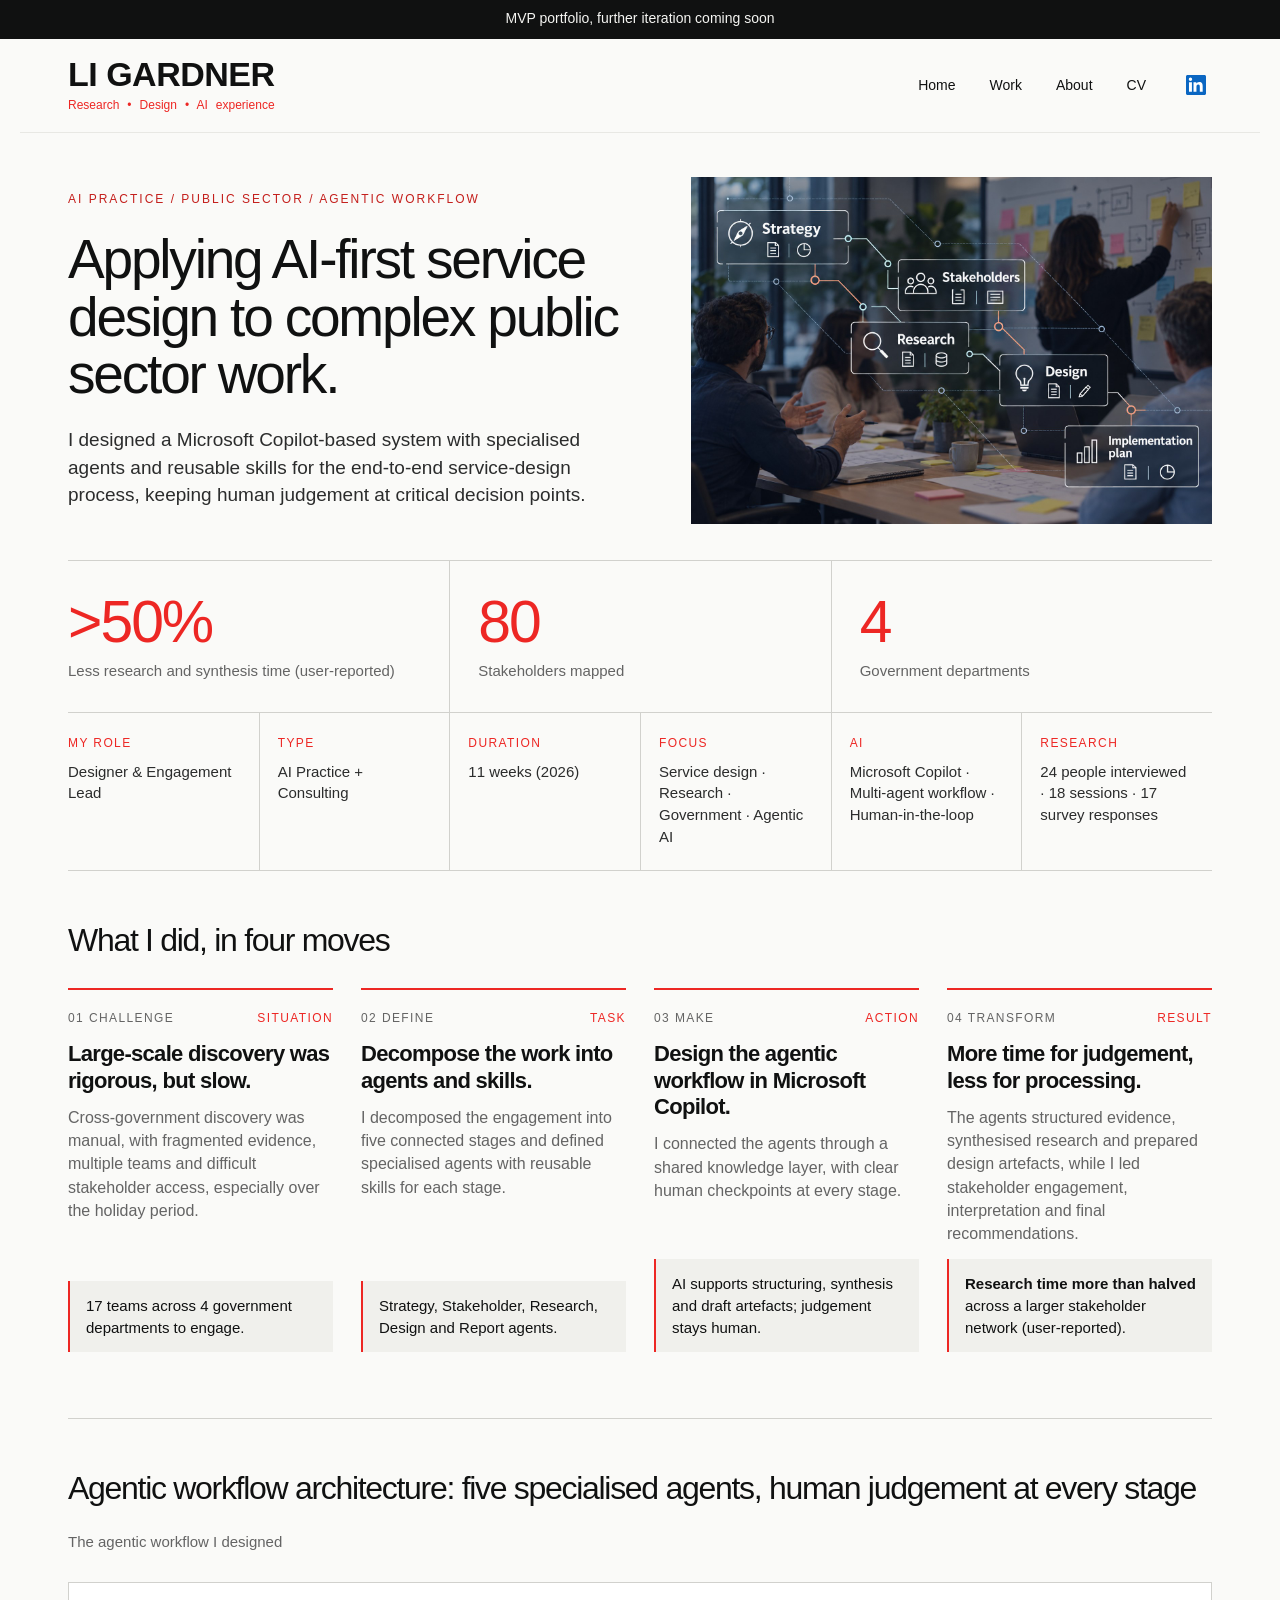
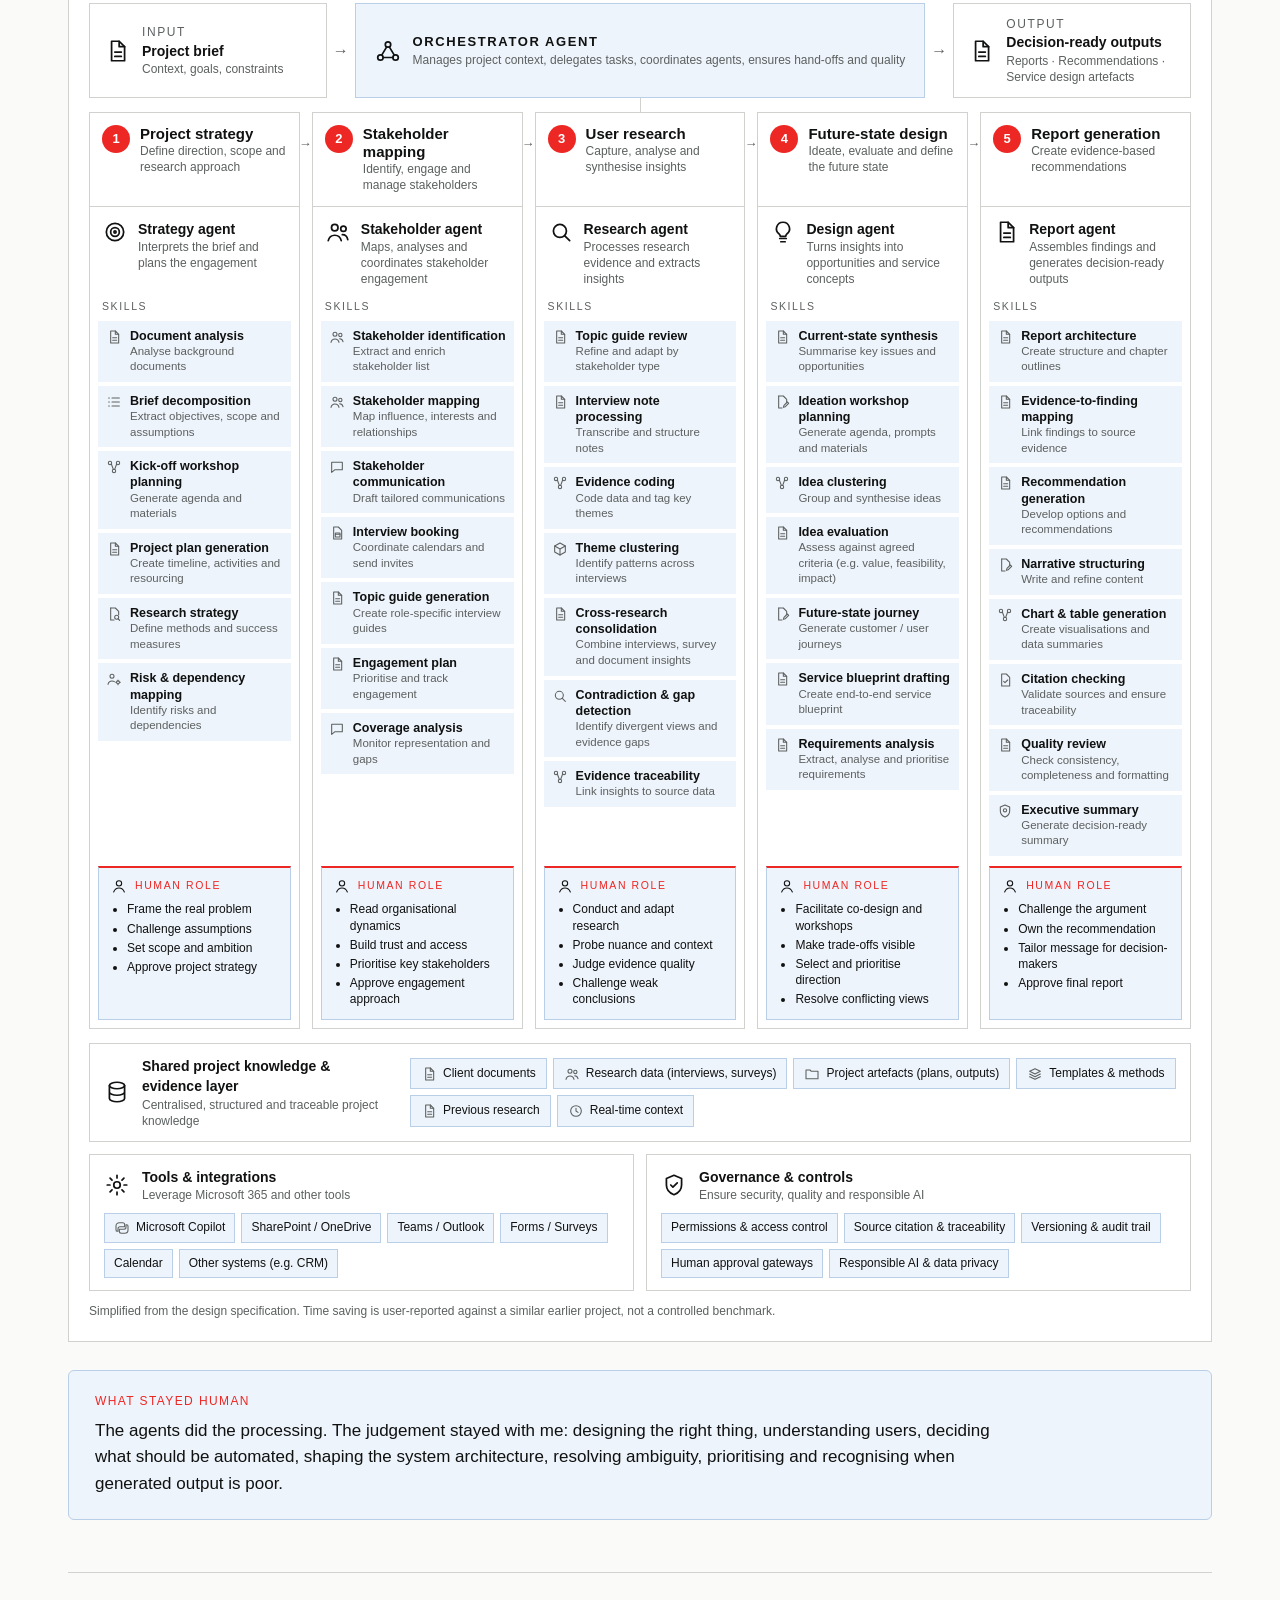
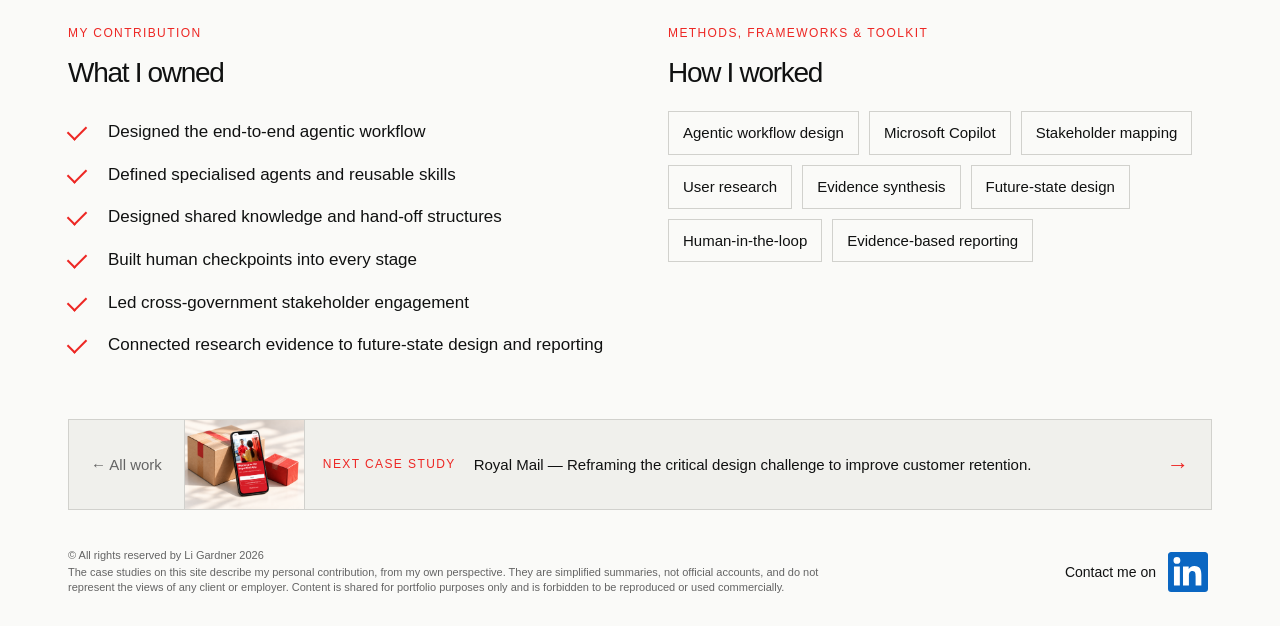
<file: reinvent-with-ai-complex-service-design.html>
<!doctype html>
<html lang="en"><head>
<!-- Google tag (gtag.js) -->
<script async src="https://www.googletagmanager.com/gtag/js?id=G-ZHLYHG5K2P"></script>
<script>
  window.dataLayer = window.dataLayer || [];
  function gtag(){dataLayer.push(arguments);}
  gtag('js', new Date());

  gtag('config', 'G-ZHLYHG5K2P');
</script>
<meta charset="utf-8"><meta name="viewport" content="width=device-width,initial-scale=1"><meta name="description" content="Li Gardner, Designer &amp; Engagement Lead: designed a Microsoft Copilot multi-agent workflow for cross-government service design, more than halving research time (user-reported) across 80 stakeholders."><title>Consulting OS — Multi-agent service design | Li Gardner</title><link rel="icon" href="favicon.ico" sizes="any"><link rel="icon" type="image/png" sizes="32x32" href="assets/favicon-32.png"><link rel="apple-touch-icon" href="assets/apple-touch-icon.png"><link rel="stylesheet" href="style.css">
<style>
/* Theme tokens: the dark and light templates differ ONLY here. */
body{--rm-bg:#fafaf8;--rm-surface:#f0f0ec;--rm-text:#2b2c2c;--rm-strong:#101111;--rm-eyebrow:#c41f1c;--rm-deck:#2b2c2c;--rm-diagram:#f0f0ec}
body.dark{--rm-bg:#0e1010;--rm-surface:#151919;--rm-text:#e6e6e2;--rm-strong:#f5f5f2;--rm-eyebrow:#e8aca2;--rm-deck:#d8d8d4;--rm-diagram:#ffffff}

/* Royal Mail case study — page-scoped styles (prefixed .rm-) so no other page is affected. */
.rm-hero{display:grid;grid-template-columns:1.05fr .95fr;gap:48px;align-items:center;padding:44px 0 36px;border-bottom:1px solid var(--line)}
.rm-hero .eyebrow{color:var(--rm-eyebrow);margin-bottom:22px}
.rm-hero h1{font-size:clamp(38px,4.3vw,56px);line-height:1.05;letter-spacing:-2.2px;margin-bottom:22px;max-width:620px}
.rm-hero .case-deck{color:var(--rm-deck);font-size:19px;line-height:1.45;max-width:560px;margin-bottom:0}
.rm-hero-media img{width:100%;aspect-ratio:3/2;height:auto;object-position:58% center}
.rm-stats{display:grid;grid-template-columns:repeat(3,1fr);border-bottom:1px solid var(--line)}
.rm-stats>div{padding:30px 28px 30px 0}
.rm-stats>div+div{padding-left:28px;border-left:1px solid var(--line)}
.rm-stats strong{display:block;font-size:clamp(40px,4.6vw,60px);font-weight:500;line-height:1.05;letter-spacing:-2px;color:var(--red)}
.rm-stats span{display:block;margin-top:8px;font-size:15px;color:var(--muted)}
.rm-glance{display:grid;grid-template-columns:repeat(6,minmax(0,1fr));gap:0;margin:0;border-bottom:1px solid var(--line)}
.rm-glance>div{padding:22px 18px 22px 0}
.rm-glance>div+div{padding-left:18px;border-left:1px solid var(--line)}
.rm-glance dt{font-size:12px;letter-spacing:1.4px;text-transform:uppercase;color:var(--red);margin-bottom:8px}
.rm-glance dd{margin:0;font-size:15px;line-height:1.45;color:var(--rm-text)}
.rm-section{padding:52px 0;border-bottom:1px solid var(--line)}
.rm-section-head{display:flex;justify-content:space-between;align-items:baseline;gap:24px;margin-bottom:30px;flex-wrap:wrap}
.rm-section-head h2{margin:0;font-size:32px}
.rm-section-head p{margin:0;color:var(--muted);font-size:15px}
.rm-star{display:grid;grid-template-columns:repeat(4,minmax(0,1fr));gap:28px;list-style:none;margin:0;padding:0}
.rm-star li{border-top:2px solid var(--red);padding-top:20px;display:flex;flex-direction:column}
.rm-star .rm-step{display:flex;justify-content:space-between;font-size:12px;letter-spacing:1.4px;text-transform:uppercase;color:var(--muted);margin-bottom:14px}
.rm-star .rm-step b{color:var(--red);font-weight:400}
.rm-star h3{font-size:22px;margin-bottom:12px}
.rm-star p{font-size:16px;color:var(--muted);margin-bottom:14px}
.rm-star ul{margin:0 0 14px;padding-left:18px;color:var(--muted);font-size:15px}
.rm-star ul li{border:0;padding:0 0 6px;display:list-item}
.rm-star .rm-result{margin-top:auto;padding:14px 16px;background:var(--rm-surface);border-left:2px solid var(--red);color:var(--rm-strong);font-size:15px}
.rm-flow-wrap{border:1px solid var(--line);background:var(--rm-diagram);padding:30px 28px 26px}
.rm-flow{display:grid;grid-template-columns:repeat(var(--steps,7),minmax(0,1fr));list-style:none;margin:0 0 26px;padding:0;counter-reset:rm}
.rm-flow li{position:relative;text-align:center;counter-increment:rm;padding:0 6px}
.rm-flow li::before{content:counter(rm,decimal-leading-zero);display:flex;align-items:center;justify-content:center;width:52px;height:52px;margin:0 auto 14px;border:1px solid var(--red);border-radius:50%;color:var(--red);font-size:15px;background:var(--rm-bg);position:relative;z-index:1}
.rm-flow li:not(:last-child)::after{content:'';position:absolute;top:26px;left:calc(50% + 26px);right:calc(-50% + 26px);height:1px;background:var(--red);opacity:.7}
.rm-flow li.rm-key::before{background:var(--red);color:#fff}
.rm-flow strong{display:block;font-size:15px;font-weight:500;line-height:1.3}
.rm-flow small{display:block;margin-top:5px;font-size:12px;color:var(--muted);line-height:1.35}
.rm-foundation{border-top:1px solid var(--line);padding-top:20px;display:grid;grid-template-columns:auto repeat(var(--items,4),minmax(0,1fr));gap:18px;align-items:center}
.rm-foundation .artifact-label{margin:0}
.rm-foundation span:not(.artifact-label){font-size:14px;color:var(--rm-text);border:1px solid var(--line);padding:10px 12px;text-align:center}
.rm-split{display:grid;grid-template-columns:1fr 1fr;gap:56px}
.rm-split h2{font-size:28px;margin-bottom:22px}
.rm-contrib{list-style:none;margin:0;padding:0}
.rm-contrib li{display:grid;grid-template-columns:28px 1fr;gap:12px;padding:9px 0;font-size:17px}
.rm-contrib li::before{content:'';width:16px;height:9px;margin-top:5px;border-left:2px solid var(--red);border-bottom:2px solid var(--red);transform:rotate(-45deg)}
.rm-contrib small{display:block;margin-top:4px;font-size:14px;color:var(--muted)}
.rm-tools{display:flex;flex-wrap:wrap;gap:10px;list-style:none;margin:0;padding:0}
.rm-tools li{border:1px solid var(--line);padding:10px 14px;font-size:15px}
.rm-tools-note{margin-top:22px;font-size:14px;color:var(--muted)}


@media(max-width:960px){.rm-glance{grid-template-columns:repeat(3,minmax(0,1fr))}.rm-glance>div:nth-child(4){border-left:0;padding-left:0}.rm-glance>div:nth-child(n+4){border-top:1px solid var(--line)}.rm-star{grid-template-columns:1fr 1fr;row-gap:36px}}
@media(max-width:760px){.rm-hero{grid-template-columns:1fr;gap:26px;padding:30px 0 28px}.rm-hero h1{font-size:38px;letter-spacing:-1.4px}.rm-hero .case-deck{font-size:17px}.rm-stats{grid-template-columns:1fr}.rm-stats>div,.rm-stats>div+div{padding:20px 0;border-left:0}.rm-stats>div+div{border-top:1px solid var(--line)}.rm-glance{grid-template-columns:1fr 1fr}.rm-glance>div,.rm-glance>div+div{padding:16px 12px 16px 0;border-left:0}.rm-glance>div:nth-child(n+3){border-top:1px solid var(--line)}.rm-glance>div:nth-child(4){padding-left:0}.rm-section{padding:38px 0}.rm-section-head h2{font-size:28px}.rm-star{grid-template-columns:1fr}.rm-flow-wrap{padding:22px 18px}.rm-flow{grid-template-columns:1fr;gap:0}.rm-flow li{display:grid;grid-template-columns:44px 1fr;column-gap:14px;text-align:left;padding:0 0 18px}.rm-flow li::before{width:44px;height:44px;margin:0;grid-row:span 2;font-size:13px}.rm-flow li:not(:last-child)::after{top:44px;bottom:0;left:22px;right:auto;width:1px;height:auto}.rm-flow strong{align-self:end}.rm-foundation{grid-template-columns:1fr 1fr}.rm-foundation .artifact-label{grid-column:1/-1}.rm-split{grid-template-columns:1fr;gap:40px}}

/* Sticky header (this page) */
header{position:sticky;top:0;z-index:20;background:var(--rm-bg);box-shadow:0 0 0 100vmax var(--rm-bg);clip-path:inset(0 -100vmax)}
/* Narrow next-case banner */
.rm-next{display:flex;gap:0;align-items:stretch;margin:40px 0 8px;border:1px solid var(--line);background:var(--rm-surface);font-size:15px}
.rm-next a{display:flex;align-items:center}
.rm-next-back{padding:16px 22px;border-right:1px solid var(--line);color:var(--muted);white-space:nowrap}
.rm-next-case{flex:1;gap:18px;padding:16px 22px;min-width:0}
.rm-next-label{font-size:12px;letter-spacing:1.4px;text-transform:uppercase;color:var(--red);white-space:nowrap}
.rm-next-title{flex:1;min-width:0;color:var(--rm-strong)}
.rm-next-arrow{color:var(--red);font-size:22px;line-height:1;transition:transform .15s}
.rm-next-case:hover .rm-next-title{color:var(--red)}.rm-next-case:hover .rm-next-arrow{transform:translateX(4px)}
@media(max-width:760px){.rm-next{flex-direction:column}.rm-next-back{border-right:0;border-bottom:1px solid var(--line);padding:12px 16px}.rm-next-case{flex-wrap:wrap;gap:6px 12px;padding:14px 16px}.rm-next-label{width:100%}}
@media(prefers-reduced-motion:reduce){.rm-next-arrow{transition:none}}
.rm-next-thumb{flex:none;width:112px;aspect-ratio:247/184;border:1px solid var(--line)}
.rm-next-case{padding-top:12px;padding-bottom:12px}
.rm-next-text{flex:1;min-width:0;display:flex;align-items:center;gap:18px}
.rm-next-case:hover .rm-next-thumb{border-color:var(--red)}
@media(max-width:760px){.rm-next-case{flex-wrap:nowrap;gap:14px}.rm-next-thumb{width:84px}.rm-next-text{flex-direction:column;align-items:flex-start;gap:4px}}
.rm-next-case{padding:0 22px 0 0}
.rm-next-thumb{width:120px;border:0;border-right:1px solid var(--line)}
.rm-next-case:hover .rm-next-thumb{border-color:var(--line)}
@media(max-width:760px){.rm-next-case{flex-direction:column;align-items:stretch;padding:0}.rm-next-thumb{width:100%;border-right:0;border-bottom:1px solid var(--line)}.rm-next-text{padding:14px 16px 0}.rm-next-arrow{align-self:flex-end;padding:0 16px 14px}}
.rm-section:has(+ .rm-next){border-bottom:0;padding-bottom:12px}
/* Diagram panel always uses light ink, whatever the page theme */
.rm-flow-wrap{color:var(--ink);--line:#d1d1cd;--muted:#5c6060;--rm-text:#2b2c2c;--rm-bg:var(--rm-diagram)}
/* Icon variant of the diagram (adapted from the visual mockups) */
.rm-flow-wrap{--rm-tint:#fbe7e6;--rm-lane:#eef0f0}
.rm-flow--icons li::before{content:none}
.rm-flow--icons .rm-icon{display:flex;align-items:center;justify-content:center;width:64px;height:64px;margin:0 auto 14px;border-radius:50%;background:var(--rm-tint);color:var(--red)}
.rm-flow--icons .rm-icon svg{width:28px;height:28px;fill:none;stroke:currentColor;stroke-width:1.6;stroke-linecap:round;stroke-linejoin:round}
.rm-flow--icons li.rm-key .rm-icon{background:var(--red);color:#fff}
.rm-flow--icons li:not(:last-child)::after{content:'\2192';top:20px;left:auto;right:-10px;width:auto;height:auto;background:none;opacity:1;color:var(--muted);font-size:20px;line-height:1}
.rm-lanes{display:grid;grid-template-columns:repeat(var(--steps,5),minmax(0,1fr));gap:8px;margin-top:4px}
.rm-lanes span{padding:12px 14px;text-align:center;font-size:15px;color:var(--rm-text)}
.rm-lanes .rm-lane-ai{grid-column:span var(--ai,2);background:var(--rm-lane)}
.rm-lanes .rm-lane-human{grid-column:span calc(var(--steps,5) - var(--ai,2));background:var(--rm-tint)}
.rm-lanes b{font-weight:600}
@media(max-width:760px){.rm-flow--icons li{grid-template-columns:52px 1fr}.rm-flow--icons .rm-icon{width:52px;height:52px;margin:0;grid-row:span 2}.rm-flow--icons .rm-icon svg{width:24px;height:24px}.rm-flow--icons li:not(:last-child)::after{content:'';top:52px;bottom:0;left:26px;right:auto;width:1px;height:auto;background:var(--line);font-size:0}.rm-lanes{grid-template-columns:1fr}.rm-lanes .rm-lane-ai,.rm-lanes .rm-lane-human{grid-column:auto}}
/* Swimlane layer for detailed diagrams (optional) */
.rm-swim{margin-top:26px;border-top:1px solid var(--line);padding-top:22px;display:grid;gap:10px}
.rm-swim-row{display:grid;grid-template-columns:110px 1fr;gap:16px;align-items:center}
.rm-swim-label{font-size:12px;letter-spacing:1.4px;text-transform:uppercase;color:var(--muted)}
.rm-swim-lane{margin:0;padding:0;list-style:none}
.rm-swim-pair{display:flex;align-items:center;gap:12px;background:var(--rm-lane);padding:11px 14px}
.rm-swim-pair span{flex:1;text-align:center;font-size:15px}
.rm-swim-pair i{font-style:normal;color:var(--muted)}
.rm-swim-steps{display:grid;grid-template-columns:repeat(var(--lanes,4),minmax(0,1fr));gap:3px}
.rm-swim-steps li{background:var(--rm-tint);padding:10px 22px;text-align:center;clip-path:polygon(0 0,calc(100% - 12px) 0,100% 50%,calc(100% - 12px) 100%,0 100%,12px 50%)}
.rm-swim-steps li:first-child{clip-path:polygon(0 0,calc(100% - 12px) 0,100% 50%,calc(100% - 12px) 100%,0 100%)}
.rm-swim-steps b{display:block;font-size:15px;font-weight:500}
.rm-swim-steps small{display:block;font-size:12px;color:var(--muted)}
.rm-swim-band{background:var(--rm-band,var(--red));color:#fff;text-align:center;padding:11px 14px;font-size:15px}
@media(max-width:760px){.rm-swim-row{grid-template-columns:1fr;gap:6px}.rm-swim-steps{grid-template-columns:1fr 1fr}.rm-swim-steps li,.rm-swim-steps li:first-child{clip-path:none;padding:10px}.rm-swim-pair{flex-wrap:wrap;gap:6px 10px}.rm-swim-pair span{flex:0 1 auto}}
@media(max-width:760px){.rm-flow--icons li strong:last-child{grid-row:span 2;align-self:center}}
/* Diagram: approved style on a white canvas */
.rm-flow-wrap{background:#fff;--rm-bg:#fff}
.rm-swim-pair{background:none;border:1px solid var(--line);flex-wrap:wrap;gap:6px 10px}
.rm-swim-pair span{flex:0 1 auto;font-size:14px}
.rm-swim-row{grid-template-columns:160px 1fr}
.rm-note{margin:6px 0 0;font-size:12px;color:var(--muted);max-width:none}
@media(max-width:760px){.rm-flow li strong:last-child{grid-row:span 2;align-self:center}.rm-swim-row{grid-template-columns:1fr}}
/* Diagram accent sampled from the hero image: London red */
.rm-flow-wrap{--dg-1:#ab2229}
.rm-flow li::before{border-color:var(--dg-1);color:var(--dg-1)}
.rm-flow li:not(:last-child)::after{background:var(--dg-1)}
.rm-flow li.rm-key::before{background:var(--dg-1);border-color:var(--dg-1);color:#fff}
.rm-swim-label,.rm-foundation .artifact-label{color:var(--dg-2,var(--muted))}
.rm-hero-media img{aspect-ratio:3/2;object-position:center}
/* case pages: no footer divider */footer::before{display:none}
/* Architecture diagram: skills under each agent */
.rm-flow .rm-skills{margin:14px 6px 0;padding:10px 12px;border:1px solid var(--line);text-align:left}
.rm-flow .rm-skills span{display:block;font-size:12.5px;line-height:1.35;color:var(--muted);padding:3px 0}
.rm-flow .rm-skills span+span{border-top:1px solid #eeeeea}
.rm-flow li{display:flex;flex-direction:column}
.rm-flow .rm-skills{flex:1}
@media(max-width:760px){.rm-flow li{display:grid}.rm-flow .rm-skills{grid-column:2;margin:10px 0 0}}
/* Circles: outline + translucent tint, no single highlight */
.rm-flow li::before{background:color-mix(in srgb,var(--dg-1) 10%,#fff)}
/* Architecture image */
.os-arch{padding:16px}.os-arch img{width:100%;height:auto;object-fit:contain;display:block}.os-arch-note{margin-top:12px;font-size:12px;color:var(--muted)}.os-arch-note a{color:var(--red);margin-left:8px}
/* Consulting OS architecture: template colours (white canvas, neutral greys, one accent) */
.cx{--dg:var(--red);--box-fill:#eef4fb;--box-line:#b9cfe8;--tint:var(--box-fill);--sf:var(--box-fill);padding:20px;background:#fff}
.cx small{display:block;font-size:12px;line-height:1.35;color:var(--muted)}
.cx strong{display:block;font-weight:600;color:var(--ink)}
.cx-ic{width:16px;height:16px;flex:none;fill:none;stroke:currentColor;stroke-width:1.6;stroke-linecap:round;stroke-linejoin:round;color:var(--muted)}
.cx-ic-lg{width:26px;height:26px;color:var(--ink)}
.cx-label{font-size:10.5px;letter-spacing:1.6px;text-transform:uppercase;color:var(--muted)}
.cx-top{display:grid;grid-template-columns:1fr 28px 2.4fr 28px 1fr;align-items:stretch;margin-bottom:14px}
.cx-arr{font-style:normal;align-self:center;text-align:center;color:var(--muted)}
.cx-io,.cx-orch{display:flex;gap:12px;align-items:center;border:1px solid var(--line);background:#fff;padding:12px 14px}
.cx-io strong{font-size:14px}
.cx-orch{justify-content:center;background:var(--box-fill);border-color:var(--box-line);position:relative}
.cx-orch strong{font-size:13px;letter-spacing:1.6px;text-transform:uppercase;color:var(--ink)}
.cx-orch::after{content:'';position:absolute;left:50%;bottom:-15px;height:14px;border-left:1px solid var(--line)}
.cx-cols{display:grid;grid-template-columns:repeat(5,minmax(0,1fr));gap:12px}
.cx-col{display:flex;flex-direction:column;border:1px solid var(--line);background:#fff;position:relative}
.cx-col:not(:last-child)::after{content:'→';position:absolute;right:-12px;top:22px;width:12px;text-align:center;color:var(--muted);font-size:13px}
.cx-stage{display:flex;gap:10px;align-items:flex-start;padding:12px;border-bottom:1px solid var(--line)}
.cx-stage strong{font-size:15px;line-height:1.2}
.cx-num{flex:none;width:28px;height:28px;border-radius:50%;border:0;background:var(--red);color:#fff;font-size:13px;font-weight:600;display:flex;align-items:center;justify-content:center}
.cx-agent{display:flex;gap:10px;align-items:flex-start;padding:12px 12px 8px}
.cx-agent strong{font-size:14px}
.cx-col>.cx-label{padding:4px 12px 6px}
.cx-skills{list-style:none;margin:0;padding:0 8px;display:grid;gap:4px;flex:1;align-content:start}
.cx-skills li{display:flex;gap:8px;align-items:flex-start;background:var(--sf);padding:7px 8px}
.cx-skills .cx-ic{margin-top:1px}
.cx-skills b{display:block;font-size:12.5px;font-weight:600;line-height:1.3}
.cx-skills small{font-size:11.5px}
.cx-human{margin:10px 8px 8px;background:var(--box-fill);border:1px solid var(--box-line);border-top:2px solid var(--red);padding:10px 12px}
.cx-human-h{display:flex;gap:8px;align-items:center;margin-bottom:6px}
.cx-human-h .cx-ic{color:var(--ink)}.cx-human-h .cx-label{color:var(--red)}
.cx-human ul{margin:0;padding-left:16px}
.cx-human li{font-size:12px;line-height:1.35;padding:1.5px 0}
.cx-band{border:1px solid var(--line);background:#fff;padding:12px 14px;display:flex;gap:16px;align-items:center;flex-wrap:wrap}
.cx-band-h{display:flex;gap:12px;align-items:center;flex:0 0 auto;max-width:290px}
.cx-band-h strong{font-size:14px}
.cx-band ul{list-style:none;margin:0;padding:0;display:flex;flex-wrap:wrap;gap:6px;flex:1}
.cx-band-ev{margin-top:14px}
.cx-band-ev li{display:flex;gap:6px;align-items:center;font-size:12px;padding:6px 10px;background:var(--box-fill);border:1px solid var(--box-line)}
.cx-chips li{display:flex;gap:6px;align-items:center;font-size:12px;padding:5px 9px;background:var(--box-fill);border:1px solid var(--box-line)}
.cx-foot{display:grid;grid-template-columns:1fr 1fr;gap:12px;margin-top:12px}
.cx-foot .cx-band{align-items:flex-start;flex-direction:column;gap:10px}
.cx .rm-note{margin-top:12px}
@media(min-width:1001px){.cx-cols{row-gap:0}.cx-col{display:grid;grid-row:span 5;grid-template-rows:subgrid}.cx-skills{align-self:start}.cx-human{align-self:stretch}}
@media(max-width:1000px){.cx-cols{grid-template-columns:1fr 1fr}.cx-col::after{display:none}.cx-foot{grid-template-columns:1fr}}
@media(max-width:760px){.cx{padding:12px}.cx-top{grid-template-columns:1fr;gap:4px}.cx-arr{transform:rotate(90deg)}.cx-orch::after{display:none}.cx-cols{grid-template-columns:1fr}.cx-band-h{max-width:none}}
.cos-human{margin-top:28px;padding:22px 26px;background:#eef4fb;border:1px solid #b9cfe8;border-radius:6px}.cos-human .artifact-label{margin-bottom:8px}.cos-human p{margin:0;font-size:17px;line-height:1.55;color:var(--ink);max-width:900px}@media(max-width:760px){.cos-human{padding:18px}.cos-human p{font-size:16px}}</style></head>
<body><a class="skip" href="#main">Skip to content</a><div class="site-top"><div class="open-banner" role="status"><span class="ob-text">MVP portfolio, further iteration coming soon</span></div><header><a class="brand" href="index.html"><span class="brand-name">LI GARDNER</span><span class="brand-tagline">Research • Design • AI experience</span></a><button class="nav-toggle" type="button" aria-expanded="false" aria-controls="site-nav" aria-label="Open menu"><span class="nav-toggle-bar" aria-hidden="true"></span></button><nav id="site-nav" aria-label="Main navigation"><a href="index.html">Home</a><a href="work.html" >Work</a><a href="about.html" >About</a><a href="cv.html" >CV</a><span class="nav-contact"><a class="nav-icon" href="https://www.linkedin.com/in/ligardner/" target="_blank" rel="noopener" aria-label="Li Gardner on LinkedIn" title="LinkedIn"><svg viewBox="0 0 24 24" fill="currentColor" aria-hidden="true" focusable="false"><rect x="4" y="4" width="16" height="16" fill="#fff"/><path d="M20.45 2H3.55C2.69 2 2 2.68 2 3.52v16.96c0 .84.69 1.52 1.55 1.52h16.9c.86 0 1.55-.68 1.55-1.52V3.52c0-.84-.69-1.52-1.55-1.52ZM7.93 18.75H4.98V9.2h2.95v9.55ZM6.46 7.9a1.71 1.71 0 1 1 0-3.42 1.71 1.71 0 0 1 0 3.42Zm12.29 10.85H15.8V14.1c0-1.11-.02-2.54-1.55-2.54-1.55 0-1.79 1.21-1.79 2.46v4.73H9.51V9.2h2.83v1.31h.04c.39-.74 1.35-1.52 2.78-1.52 2.97 0 3.52 1.95 3.52 4.49v5.27Z"/></svg></a></span></nav></header></div><main id="main">

<section class="rm-hero">
  <div>
    <div class="eyebrow">AI practice / Public sector / Agentic workflow</div>
    <h1>Applying AI-first service design to complex public sector work.</h1>
    <p class="case-deck">I designed a Microsoft Copilot-based system with specialised agents and reusable skills for the end-to-end service-design process, keeping human judgement at critical decision points.</p>
  </div>
  <div class="rm-hero-media"><img src="assets/consulting-os-team-hero.jpg" width="1536" height="1024" fetchpriority="high" decoding="async" alt="A team works through a service design workshop while an agentic workflow of Strategy, Stakeholders, Research, Design and Implementation plan is overlaid" style="object-position:center"></div>
</section>

<section class="rm-stats" aria-label="Key results">
  <div><strong>&gt;50%</strong><span>Less research and synthesis time (user-reported)</span></div>
  <div><strong>80</strong><span>Stakeholders mapped</span></div>
  <div><strong>4</strong><span>Government departments</span></div>
</section>

<dl class="rm-glance" aria-label="Project at a glance">
  <div><dt>My role</dt><dd>Designer &amp; Engagement Lead</dd></div>
  <div><dt>Type</dt><dd>AI Practice + Consulting</dd></div>
  <div><dt>Duration</dt><dd>11 weeks (2026)</dd></div>
  <div><dt>Focus</dt><dd>Service design · Research · Government · Agentic AI</dd></div>
  <div><dt>AI</dt><dd>Microsoft Copilot · Multi-agent workflow · Human-in-the-loop</dd></div>
  <div><dt>Research</dt><dd>24 people interviewed · 18 sessions · 17 survey responses</dd></div>
</dl>

<section class="rm-section" aria-labelledby="star-title">
  <div class="rm-section-head"><h2 id="star-title">What I did, in four moves</h2></div>
  <ol class="rm-star">
    <li>
      <div class="rm-step"><span>01 Challenge</span><b>Situation</b></div>
      <h3>Large-scale discovery was rigorous, but slow.</h3>
      <p>Cross-government discovery was manual, with fragmented evidence, multiple teams and difficult stakeholder access, especially over the holiday period.</p>
      <p class="rm-result">17 teams across 4 government departments to engage.</p>
    </li>
    <li>
      <div class="rm-step"><span>02 Define</span><b>Task</b></div>
      <h3>Decompose the work into agents and skills.</h3>
      <p>I decomposed the engagement into five connected stages and defined specialised agents with reusable skills for each stage.</p>
      <p class="rm-result">Strategy, Stakeholder, Research, Design and Report agents.</p>
    </li>
    <li>
      <div class="rm-step"><span>03 Make</span><b>Action</b></div>
      <h3>Design the agentic workflow in Microsoft Copilot.</h3>
      <p>I connected the agents through a shared knowledge layer, with clear human checkpoints at every stage.</p>
      <p class="rm-result">AI supports structuring, synthesis and draft artefacts; judgement stays human.</p>
    </li>
    <li>
      <div class="rm-step"><span>04 Transform</span><b>Result</b></div>
      <h3>More time for judgement, less for processing.</h3>
      <p>The agents structured evidence, synthesised research and prepared design artefacts, while I led stakeholder engagement, interpretation and final recommendations.</p>
      <p class="rm-result"><b>Research time more than halved</b> across a larger stakeholder network (user-reported).</p>
    </li>
  </ol>
</section>

<section class="rm-section" aria-labelledby="flow-title">
  <div class="rm-section-head"><h2 id="flow-title">Agentic workflow architecture: five specialised agents, human judgement at every stage</h2><p>The agentic workflow I designed</p></div>
  <figure class="rm-flow-wrap cx" style="margin:0"><div class="cx-top"><div class="cx-io"><svg class="cx-ic cx-ic-lg" viewBox="0 0 24 24" aria-hidden="true"><path d="M7 3h7l5 5v13H7z"/><path d="M14 3v5h5M10 13h6M10 17h6"/></svg><span><small class="cx-label">Input</small><strong>Project brief</strong><small>Context, goals, constraints</small></span></div><i class="cx-arr" aria-hidden="true">→</i><div class="cx-orch"><svg class="cx-ic cx-ic-lg" viewBox="0 0 24 24" aria-hidden="true"><circle cx="12" cy="6" r="2.5"/><circle cx="5" cy="18" r="2.5"/><circle cx="19" cy="18" r="2.5"/><path d="M10.8 8.2 6.2 15.8M13.2 8.2l4.6 7.6M7.5 18h9"/></svg><span><strong>Orchestrator agent</strong><small>Manages project context, delegates tasks, coordinates agents, ensures hand-offs and quality</small></span></div><i class="cx-arr" aria-hidden="true">→</i><div class="cx-io"><svg class="cx-ic cx-ic-lg" viewBox="0 0 24 24" aria-hidden="true"><path d="M7 3h7l5 5v13H7z"/><path d="M14 3v5h5M10 13h6M10 17h6"/></svg><span><small class="cx-label">Output</small><strong>Decision-ready outputs</strong><small>Reports · Recommendations · Service design artefacts</small></span></div></div><div class="cx-cols"><div class="cx-col"><div class="cx-stage"><span class="cx-num">1</span><span><strong>Project strategy</strong><small>Define direction, scope and research approach</small></span></div><div class="cx-agent"><svg class="cx-ic cx-ic-lg" viewBox="0 0 24 24" aria-hidden="true"><circle cx="12" cy="12" r="8"/><circle cx="12" cy="12" r="4"/><circle cx="12" cy="12" r="1"/></svg><span><strong>Strategy agent</strong><small>Interprets the brief and plans the engagement</small></span></div><div class="cx-label">Skills</div><ul class="cx-skills"><li><svg class="cx-ic" viewBox="0 0 24 24" aria-hidden="true"><path d="M7 3h7l5 5v13H7z"/><path d="M14 3v5h5M10 13h6M10 17h6"/></svg><span><b>Document analysis</b><small>Analyse background documents</small></span></li><li><svg class="cx-ic" viewBox="0 0 24 24" aria-hidden="true"><path d="M9 6h11M9 12h11M9 18h11M4 6h1M4 12h1M4 18h1"/></svg><span><b>Brief decomposition</b><small>Extract objectives, scope and assumptions</small></span></li><li><svg class="cx-ic" viewBox="0 0 24 24" aria-hidden="true"><circle cx="6" cy="6" r="2.5"/><circle cx="18" cy="6" r="2.5"/><circle cx="12" cy="18" r="2.5"/><path d="M8 7.5l3 8M16 7.5l-3 8"/></svg><span><b>Kick-off workshop planning</b><small>Generate agenda and materials</small></span></li><li><svg class="cx-ic" viewBox="0 0 24 24" aria-hidden="true"><path d="M7 3h7l5 5v13H7z"/><path d="M14 3v5h5M10 13h6M10 17h6"/></svg><span><b>Project plan generation</b><small>Create timeline, activities and resourcing</small></span></li><li><svg class="cx-ic" viewBox="0 0 24 24" aria-hidden="true"><path d="M7 3h7l5 5v5"/><path d="M7 3v18h5"/><circle cx="16" cy="17" r="3"/><path d="m18.5 19.5 2 2"/></svg><span><b>Research strategy</b><small>Define methods and success measures</small></span></li><li><svg class="cx-ic" viewBox="0 0 24 24" aria-hidden="true"><circle cx="9" cy="8" r="3"/><path d="M3 20c.8-3.5 3.2-5 6-5 1.4 0 2.6.3 3.6 1"/><circle cx="18" cy="17" r="2.2"/><path d="M18 13.5v1.3M18 19.2v1.3M14.5 17h1.3M20.2 17h1.3"/></svg><span><b>Risk &amp; dependency mapping</b><small>Identify risks and dependencies</small></span></li></ul><div class="cx-human"><div class="cx-human-h"><svg class="cx-ic" viewBox="0 0 24 24" aria-hidden="true"><circle cx="12" cy="8" r="4"/><path d="M4 21c1.5-4 4.5-6 8-6s6.5 2 8 6"/></svg><span class="cx-label">Human role</span></div><ul><li>Frame the real problem</li><li>Challenge assumptions</li><li>Set scope and ambition</li><li>Approve project strategy</li></ul></div></div><div class="cx-col"><div class="cx-stage"><span class="cx-num">2</span><span><strong>Stakeholder mapping</strong><small>Identify, engage and manage stakeholders</small></span></div><div class="cx-agent"><svg class="cx-ic cx-ic-lg" viewBox="0 0 24 24" aria-hidden="true"><circle cx="9" cy="8" r="3"/><path d="M3 20c.8-3.5 3.2-5 6-5s5.2 1.5 6 5"/><circle cx="17" cy="9" r="2.5"/><path d="M16 14.5c2.6 0 4.4 1.4 5 4.5"/></svg><span><strong>Stakeholder agent</strong><small>Maps, analyses and coordinates stakeholder engagement</small></span></div><div class="cx-label">Skills</div><ul class="cx-skills"><li><svg class="cx-ic" viewBox="0 0 24 24" aria-hidden="true"><circle cx="9" cy="8" r="3"/><path d="M3 20c.8-3.5 3.2-5 6-5s5.2 1.5 6 5"/><circle cx="17" cy="9" r="2.5"/><path d="M16 14.5c2.6 0 4.4 1.4 5 4.5"/></svg><span><b>Stakeholder identification</b><small>Extract and enrich stakeholder list</small></span></li><li><svg class="cx-ic" viewBox="0 0 24 24" aria-hidden="true"><circle cx="9" cy="8" r="3"/><path d="M3 20c.8-3.5 3.2-5 6-5s5.2 1.5 6 5"/><circle cx="17" cy="9" r="2.5"/><path d="M16 14.5c2.6 0 4.4 1.4 5 4.5"/></svg><span><b>Stakeholder mapping</b><small>Map influence, interests and relationships</small></span></li><li><svg class="cx-ic" viewBox="0 0 24 24" aria-hidden="true"><path d="M4 5h16v11H9l-5 4z"/></svg><span><b>Stakeholder communication</b><small>Draft tailored communications</small></span></li><li><svg class="cx-ic" viewBox="0 0 24 24" aria-hidden="true"><path d="M7 3h7l5 5v13H7z"/><rect x="9.5" y="12" width="7" height="6" rx=".5"/><path d="M9.5 14h7"/></svg><span><b>Interview booking</b><small>Coordinate calendars and send invites</small></span></li><li><svg class="cx-ic" viewBox="0 0 24 24" aria-hidden="true"><path d="M7 3h7l5 5v13H7z"/><path d="M14 3v5h5M10 13h6M10 17h6"/></svg><span><b>Topic guide generation</b><small>Create role-specific interview guides</small></span></li><li><svg class="cx-ic" viewBox="0 0 24 24" aria-hidden="true"><path d="M7 3h7l5 5v13H7z"/><path d="M14 3v5h5M10 13h6M10 17h6"/></svg><span><b>Engagement plan</b><small>Prioritise and track engagement</small></span></li><li><svg class="cx-ic" viewBox="0 0 24 24" aria-hidden="true"><path d="M4 5h16v11H9l-5 4z"/></svg><span><b>Coverage analysis</b><small>Monitor representation and gaps</small></span></li></ul><div class="cx-human"><div class="cx-human-h"><svg class="cx-ic" viewBox="0 0 24 24" aria-hidden="true"><circle cx="12" cy="8" r="4"/><path d="M4 21c1.5-4 4.5-6 8-6s6.5 2 8 6"/></svg><span class="cx-label">Human role</span></div><ul><li>Read organisational dynamics</li><li>Build trust and access</li><li>Prioritise key stakeholders</li><li>Approve engagement approach</li></ul></div></div><div class="cx-col"><div class="cx-stage"><span class="cx-num">3</span><span><strong>User research</strong><small>Capture, analyse and synthesise insights</small></span></div><div class="cx-agent"><svg class="cx-ic cx-ic-lg" viewBox="0 0 24 24" aria-hidden="true"><circle cx="11" cy="11" r="6"/><path d="m20 20-4.5-4.5"/></svg><span><strong>Research agent</strong><small>Processes research evidence and extracts insights</small></span></div><div class="cx-label">Skills</div><ul class="cx-skills"><li><svg class="cx-ic" viewBox="0 0 24 24" aria-hidden="true"><path d="M7 3h7l5 5v13H7z"/><path d="M14 3v5h5M10 13h6M10 17h6"/></svg><span><b>Topic guide review</b><small>Refine and adapt by stakeholder type</small></span></li><li><svg class="cx-ic" viewBox="0 0 24 24" aria-hidden="true"><path d="M7 3h7l5 5v13H7z"/><path d="M14 3v5h5M10 13h6M10 17h6"/></svg><span><b>Interview note processing</b><small>Transcribe and structure notes</small></span></li><li><svg class="cx-ic" viewBox="0 0 24 24" aria-hidden="true"><circle cx="6" cy="6" r="2.5"/><circle cx="18" cy="6" r="2.5"/><circle cx="12" cy="18" r="2.5"/><path d="M8 7.5l3 8M16 7.5l-3 8"/></svg><span><b>Evidence coding</b><small>Code data and tag key themes</small></span></li><li><svg class="cx-ic" viewBox="0 0 24 24" aria-hidden="true"><path d="m12 3 8 4.5v9L12 21l-8-4.5v-9z"/><path d="m4 7.5 8 4.5 8-4.5M12 12v9"/></svg><span><b>Theme clustering</b><small>Identify patterns across interviews</small></span></li><li><svg class="cx-ic" viewBox="0 0 24 24" aria-hidden="true"><path d="M7 3h7l5 5v13H7z"/><path d="M14 3v5h5M10 13h6M10 17h6"/></svg><span><b>Cross-research consolidation</b><small>Combine interviews, survey and document insights</small></span></li><li><svg class="cx-ic" viewBox="0 0 24 24" aria-hidden="true"><circle cx="11" cy="11" r="6"/><path d="m20 20-4.5-4.5"/></svg><span><b>Contradiction &amp; gap detection</b><small>Identify divergent views and evidence gaps</small></span></li><li><svg class="cx-ic" viewBox="0 0 24 24" aria-hidden="true"><circle cx="6" cy="6" r="2.5"/><circle cx="18" cy="6" r="2.5"/><circle cx="12" cy="18" r="2.5"/><path d="M8 7.5l3 8M16 7.5l-3 8"/></svg><span><b>Evidence traceability</b><small>Link insights to source data</small></span></li></ul><div class="cx-human"><div class="cx-human-h"><svg class="cx-ic" viewBox="0 0 24 24" aria-hidden="true"><circle cx="12" cy="8" r="4"/><path d="M4 21c1.5-4 4.5-6 8-6s6.5 2 8 6"/></svg><span class="cx-label">Human role</span></div><ul><li>Conduct and adapt research</li><li>Probe nuance and context</li><li>Judge evidence quality</li><li>Challenge weak conclusions</li></ul></div></div><div class="cx-col"><div class="cx-stage"><span class="cx-num">4</span><span><strong>Future-state design</strong><small>Ideate, evaluate and define the future state</small></span></div><div class="cx-agent"><svg class="cx-ic cx-ic-lg" viewBox="0 0 24 24" aria-hidden="true"><path d="M9 18h6M10 21h4"/><path d="M12 3a6 6 0 0 0-3.5 10.9c.6.5 1 1.3 1 2.1h5c0-.8.4-1.6 1-2.1A6 6 0 0 0 12 3z"/></svg><span><strong>Design agent</strong><small>Turns insights into opportunities and service concepts</small></span></div><div class="cx-label">Skills</div><ul class="cx-skills"><li><svg class="cx-ic" viewBox="0 0 24 24" aria-hidden="true"><path d="M7 3h7l5 5v13H7z"/><path d="M14 3v5h5M10 13h6M10 17h6"/></svg><span><b>Current-state synthesis</b><small>Summarise key issues and opportunities</small></span></li><li><svg class="cx-ic" viewBox="0 0 24 24" aria-hidden="true"><path d="M7 3h7l5 5v4"/><path d="M7 3v18h5"/><path d="m14 20 1-3 5-5 2 2-5 5z"/></svg><span><b>Ideation workshop planning</b><small>Generate agenda, prompts and materials</small></span></li><li><svg class="cx-ic" viewBox="0 0 24 24" aria-hidden="true"><circle cx="6" cy="6" r="2.5"/><circle cx="18" cy="6" r="2.5"/><circle cx="12" cy="18" r="2.5"/><path d="M8 7.5l3 8M16 7.5l-3 8"/></svg><span><b>Idea clustering</b><small>Group and synthesise ideas</small></span></li><li><svg class="cx-ic" viewBox="0 0 24 24" aria-hidden="true"><path d="M7 3h7l5 5v13H7z"/><path d="M14 3v5h5M10 13h6M10 17h6"/></svg><span><b>Idea evaluation</b><small>Assess against agreed criteria (e.g. value, feasibility, impact)</small></span></li><li><svg class="cx-ic" viewBox="0 0 24 24" aria-hidden="true"><path d="M7 3h7l5 5v4"/><path d="M7 3v18h5"/><path d="m14 20 1-3 5-5 2 2-5 5z"/></svg><span><b>Future-state journey</b><small>Generate customer / user journeys</small></span></li><li><svg class="cx-ic" viewBox="0 0 24 24" aria-hidden="true"><path d="M7 3h7l5 5v13H7z"/><path d="M14 3v5h5M10 13h6M10 17h6"/></svg><span><b>Service blueprint drafting</b><small>Create end-to-end service blueprint</small></span></li><li><svg class="cx-ic" viewBox="0 0 24 24" aria-hidden="true"><path d="M7 3h7l5 5v13H7z"/><path d="M14 3v5h5M10 13h6M10 17h6"/></svg><span><b>Requirements analysis</b><small>Extract, analyse and prioritise requirements</small></span></li></ul><div class="cx-human"><div class="cx-human-h"><svg class="cx-ic" viewBox="0 0 24 24" aria-hidden="true"><circle cx="12" cy="8" r="4"/><path d="M4 21c1.5-4 4.5-6 8-6s6.5 2 8 6"/></svg><span class="cx-label">Human role</span></div><ul><li>Facilitate co-design and workshops</li><li>Make trade-offs visible</li><li>Select and prioritise direction</li><li>Resolve conflicting views</li></ul></div></div><div class="cx-col"><div class="cx-stage"><span class="cx-num">5</span><span><strong>Report generation</strong><small>Create evidence-based recommendations</small></span></div><div class="cx-agent"><svg class="cx-ic cx-ic-lg" viewBox="0 0 24 24" aria-hidden="true"><path d="M7 3h7l5 5v13H7z"/><path d="M14 3v5h5M10 13h6M10 17h6"/></svg><span><strong>Report agent</strong><small>Assembles findings and generates decision-ready outputs</small></span></div><div class="cx-label">Skills</div><ul class="cx-skills"><li><svg class="cx-ic" viewBox="0 0 24 24" aria-hidden="true"><path d="M7 3h7l5 5v13H7z"/><path d="M14 3v5h5M10 13h6M10 17h6"/></svg><span><b>Report architecture</b><small>Create structure and chapter outlines</small></span></li><li><svg class="cx-ic" viewBox="0 0 24 24" aria-hidden="true"><path d="M7 3h7l5 5v13H7z"/><path d="M14 3v5h5M10 13h6M10 17h6"/></svg><span><b>Evidence-to-finding mapping</b><small>Link findings to source evidence</small></span></li><li><svg class="cx-ic" viewBox="0 0 24 24" aria-hidden="true"><path d="M7 3h7l5 5v13H7z"/><path d="M14 3v5h5M10 13h6M10 17h6"/></svg><span><b>Recommendation generation</b><small>Develop options and recommendations</small></span></li><li><svg class="cx-ic" viewBox="0 0 24 24" aria-hidden="true"><path d="M7 3h7l5 5v4"/><path d="M7 3v18h5"/><path d="m14 20 1-3 5-5 2 2-5 5z"/></svg><span><b>Narrative structuring</b><small>Write and refine content</small></span></li><li><svg class="cx-ic" viewBox="0 0 24 24" aria-hidden="true"><circle cx="6" cy="6" r="2.5"/><circle cx="18" cy="6" r="2.5"/><circle cx="12" cy="18" r="2.5"/><path d="M8 7.5l3 8M16 7.5l-3 8"/></svg><span><b>Chart &amp; table generation</b><small>Create visualisations and data summaries</small></span></li><li><svg class="cx-ic" viewBox="0 0 24 24" aria-hidden="true"><path d="M7 3h7l5 5v13H7z"/><path d="m10 14 2 2 4-4"/></svg><span><b>Citation checking</b><small>Validate sources and ensure traceability</small></span></li><li><svg class="cx-ic" viewBox="0 0 24 24" aria-hidden="true"><path d="M7 3h7l5 5v13H7z"/><path d="M14 3v5h5M10 13h6M10 17h6"/></svg><span><b>Quality review</b><small>Check consistency, completeness and formatting</small></span></li><li><svg class="cx-ic" viewBox="0 0 24 24" aria-hidden="true"><path d="M12 3 5 6v6c0 4.5 3 7.5 7 9 4-1.5 7-4.5 7-9V6z"/><circle cx="12" cy="11" r="2.5"/></svg><span><b>Executive summary</b><small>Generate decision-ready summary</small></span></li></ul><div class="cx-human"><div class="cx-human-h"><svg class="cx-ic" viewBox="0 0 24 24" aria-hidden="true"><circle cx="12" cy="8" r="4"/><path d="M4 21c1.5-4 4.5-6 8-6s6.5 2 8 6"/></svg><span class="cx-label">Human role</span></div><ul><li>Challenge the argument</li><li>Own the recommendation</li><li>Tailor message for decision-makers</li><li>Approve final report</li></ul></div></div></div><div class="cx-band cx-band-ev"><div class="cx-band-h"><svg class="cx-ic cx-ic-lg" viewBox="0 0 24 24" aria-hidden="true"><ellipse cx="12" cy="6" rx="7" ry="3"/><path d="M5 6v12c0 1.7 3.1 3 7 3s7-1.3 7-3V6M5 12c0 1.7 3.1 3 7 3s7-1.3 7-3"/></svg><span><strong>Shared project knowledge &amp; evidence layer</strong><small>Centralised, structured and traceable project knowledge</small></span></div><ul><li><svg class="cx-ic" viewBox="0 0 24 24" aria-hidden="true"><path d="M7 3h7l5 5v13H7z"/><path d="M14 3v5h5M10 13h6M10 17h6"/></svg>Client documents</li><li><svg class="cx-ic" viewBox="0 0 24 24" aria-hidden="true"><circle cx="9" cy="8" r="3"/><path d="M3 20c.8-3.5 3.2-5 6-5s5.2 1.5 6 5"/><circle cx="17" cy="9" r="2.5"/><path d="M16 14.5c2.6 0 4.4 1.4 5 4.5"/></svg>Research data (interviews, surveys)</li><li><svg class="cx-ic" viewBox="0 0 24 24" aria-hidden="true"><path d="M3 6h6l2 2h10v11H3z"/></svg>Project artefacts (plans, outputs)</li><li><svg class="cx-ic" viewBox="0 0 24 24" aria-hidden="true"><path d="m12 4 8 4-8 4-8-4z"/><path d="m4 12 8 4 8-4M4 16l8 4 8-4"/></svg>Templates &amp; methods</li><li><svg class="cx-ic" viewBox="0 0 24 24" aria-hidden="true"><path d="M7 3h7l5 5v13H7z"/><path d="M14 3v5h5M10 13h6M10 17h6"/></svg>Previous research</li><li><svg class="cx-ic" viewBox="0 0 24 24" aria-hidden="true"><circle cx="12" cy="12" r="8"/><path d="M12 8v4l3 2"/></svg>Real-time context</li></ul></div><div class="cx-foot"><div class="cx-band"><div class="cx-band-h"><svg class="cx-ic cx-ic-lg" viewBox="0 0 24 24" aria-hidden="true"><circle cx="12" cy="12" r="3"/><path d="M12 3v2.5M12 18.5V21M3 12h2.5M18.5 12H21M5.6 5.6l1.8 1.8M16.6 16.6l1.8 1.8M5.6 18.4l1.8-1.8M16.6 7.4l1.8-1.8"/></svg><span><strong>Tools &amp; integrations</strong><small>Leverage Microsoft 365 and other tools</small></span></div><ul class="cx-chips"><li><svg class="cx-ic" viewBox="0 0 24 24" aria-hidden="true"><path d="M8 4h5a3 3 0 0 1 3 3v3H9a3 3 0 0 0-3 3v4H5a2 2 0 0 1-2-2V9a5 5 0 0 1 5-5z"/><path d="M16 20h-5a3 3 0 0 1-3-3v-3h7a3 3 0 0 0 3-3V7h1a2 2 0 0 1 2 2v6a5 5 0 0 1-5 5z"/></svg>Microsoft Copilot</li><li>SharePoint / OneDrive</li><li>Teams / Outlook</li><li>Forms / Surveys</li><li>Calendar</li><li>Other systems (e.g. CRM)</li></ul></div><div class="cx-band"><div class="cx-band-h"><svg class="cx-ic cx-ic-lg" viewBox="0 0 24 24" aria-hidden="true"><path d="M12 3 5 6v6c0 4.5 3 7.5 7 9 4-1.5 7-4.5 7-9V6z"/><path d="m9 12 2 2 4-4"/></svg><span><strong>Governance &amp; controls</strong><small>Ensure security, quality and responsible AI</small></span></div><ul class="cx-chips"><li>Permissions &amp; access control</li><li>Source citation &amp; traceability</li><li>Versioning &amp; audit trail</li><li>Human approval gateways</li><li>Responsible AI &amp; data privacy</li></ul></div></div><figcaption class="rm-note">Simplified from the design specification. Time saving is user-reported against a similar earlier project, not a controlled benchmark.</figcaption></figure>
  <div class="cos-human"><div class="artifact-label">What stayed human</div><p>The agents did the processing. The judgement stayed with me: designing the right thing, understanding users, deciding what should be automated, shaping the system architecture, resolving ambiguity, prioritising and recognising when generated output is poor.</p></div>
</section>

<section class="rm-section rm-split">
  <div>
    <div class="artifact-label">My contribution</div>
    <h2>What I owned</h2>
    <ul class="rm-contrib">
      <li><span>Designed the end-to-end agentic workflow</span></li>
      <li><span>Defined specialised agents and reusable skills</span></li>
      <li><span>Designed shared knowledge and hand-off structures</span></li>
      <li><span>Built human checkpoints into every stage</span></li>
      <li><span>Led cross-government stakeholder engagement</span></li>
      <li><span>Connected research evidence to future-state design and reporting</span></li>
    </ul>
  </div>
  <div>
    <div class="artifact-label">Methods, frameworks &amp; toolkit</div>
    <h2>How I worked</h2>
    <ul class="rm-tools">
      <li>Agentic workflow design</li>
      <li>Microsoft Copilot</li>
      <li>Stakeholder mapping</li>
      <li>User research</li>
      <li>Evidence synthesis</li>
      <li>Future-state design</li>
      <li>Human-in-the-loop</li>
      <li>Evidence-based reporting</li>
    </ul>
  </div>
</section>

<nav class="rm-next" aria-label="Next case study"><a class="rm-next-back" href="work.html">← All work</a><a class="rm-next-case" href="royal-mail-product-service-design.html"><img class="rm-next-thumb" src="assets/royal-mail-hero-v2.png" alt=""><span class="rm-next-text"><span class="rm-next-label">Next case study</span><span class="rm-next-title">Royal Mail — Reframing the critical design challenge to improve customer retention.</span></span><span class="rm-next-arrow" aria-hidden="true">→</span></a></nav></main><footer><span class="footer-rights">© All rights reserved by Li Gardner 2026</span><div class="footer-links"><a class="footer-linkedin" href="https://www.linkedin.com/in/ligardner/" target="_blank" rel="noopener" aria-label="Contact me on LinkedIn">Contact me on <svg viewBox="0 0 24 24" fill="currentColor" aria-hidden="true" focusable="false"><rect x="4" y="4" width="16" height="16" fill="#fff"/><path d="M20.45 2H3.55C2.69 2 2 2.68 2 3.52v16.96c0 .84.69 1.52 1.55 1.52h16.9c.86 0 1.55-.68 1.55-1.52V3.52c0-.84-.69-1.52-1.55-1.52ZM7.93 18.75H4.98V9.2h2.95v9.55ZM6.46 7.9a1.71 1.71 0 1 1 0-3.42 1.71 1.71 0 0 1 0 3.42Zm12.29 10.85H15.8V14.1c0-1.11-.02-2.54-1.55-2.54-1.55 0-1.79 1.21-1.79 2.46v4.73H9.51V9.2h2.83v1.31h.04c.39-.74 1.35-1.52 2.78-1.52 2.97 0 3.52 1.95 3.52 4.49v5.27Z"/></svg></a></div><p class="footer-note">The case studies on this site describe my personal contribution, from my own perspective. They are simplified summaries, not official accounts, and do not represent the views of any client or employer. Content is shared for portfolio purposes only and is forbidden to be reproduced or used commercially.</p></footer><script data-goatcounter="https://ligardner.goatcounter.com/count"
        async src="//gc.zgo.at/count.js"></script>
<script>document.querySelectorAll(".nav-toggle").forEach(function(b){b.addEventListener("click",function(){var h=b.closest("header"),o=h.classList.toggle("nav-open");b.setAttribute("aria-expanded",o);b.setAttribute("aria-label",o?"Close menu":"Open menu")})})</script></body></html>
</file>
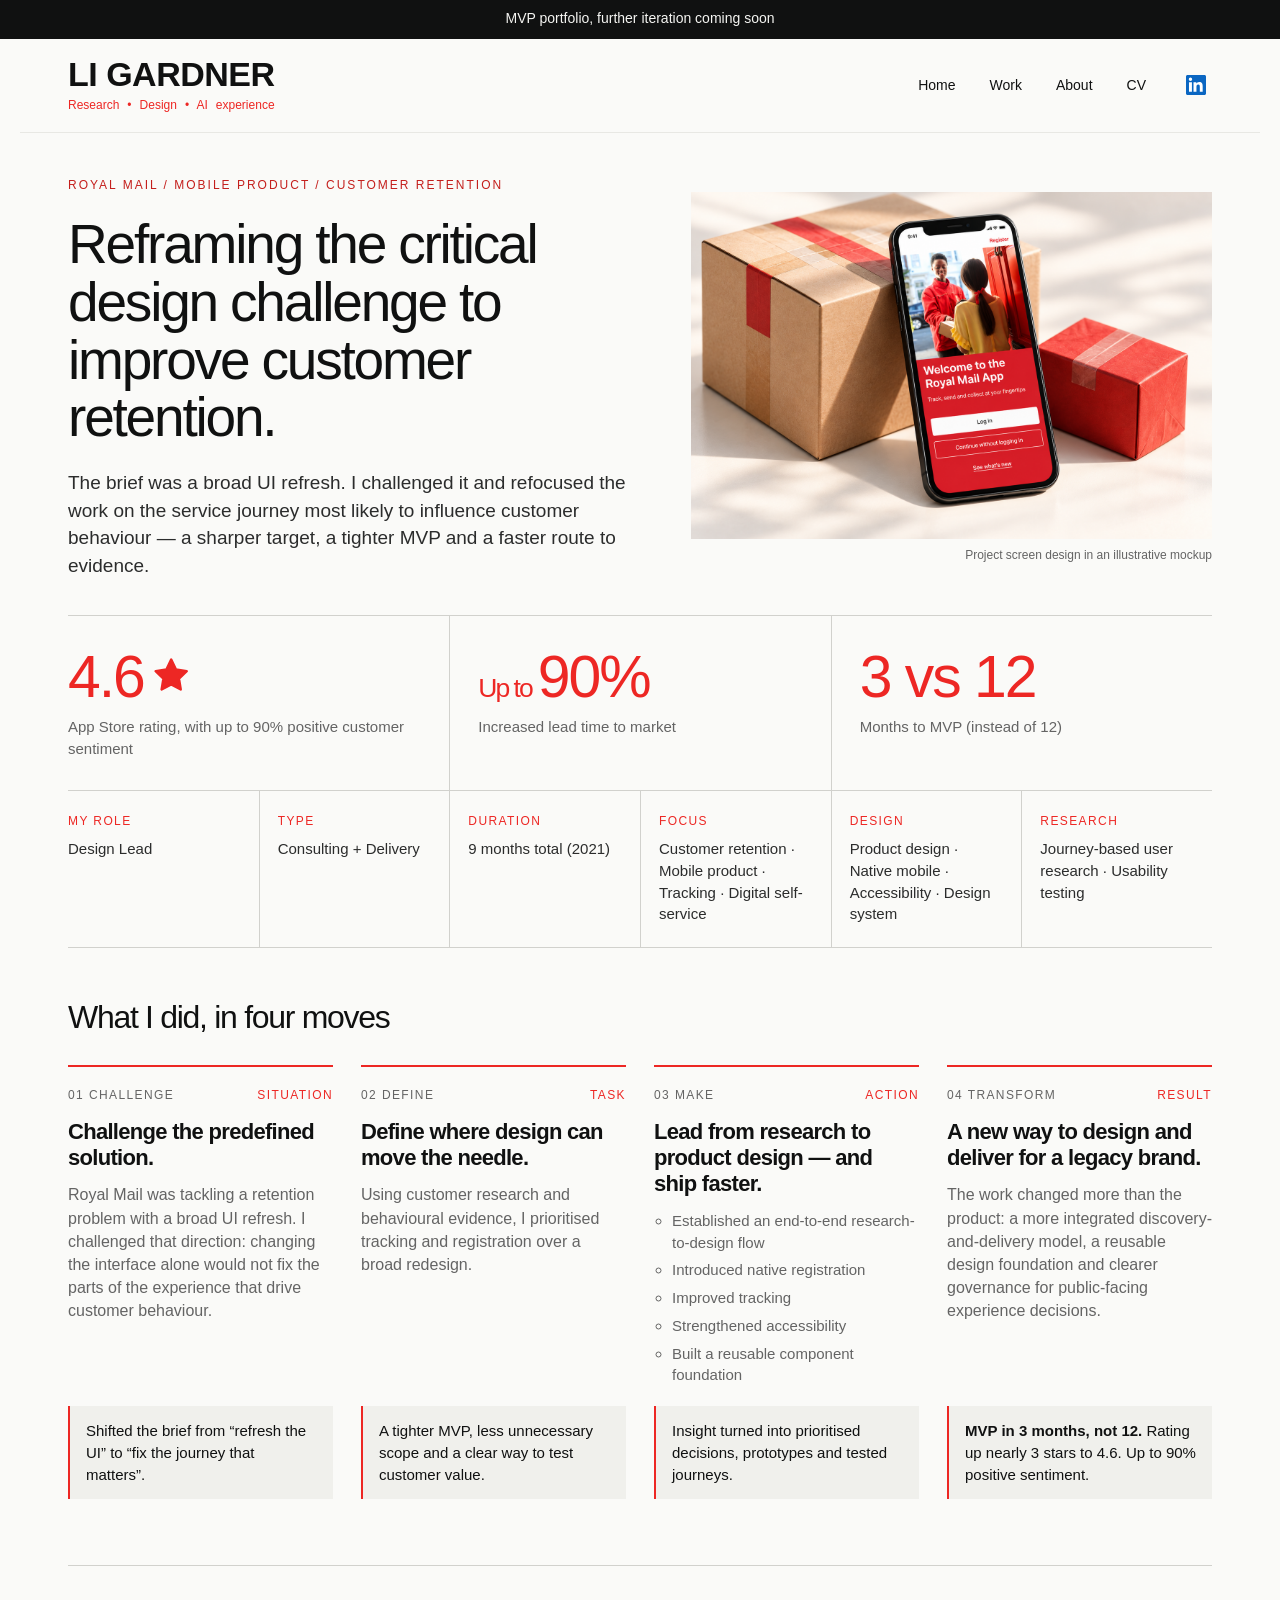
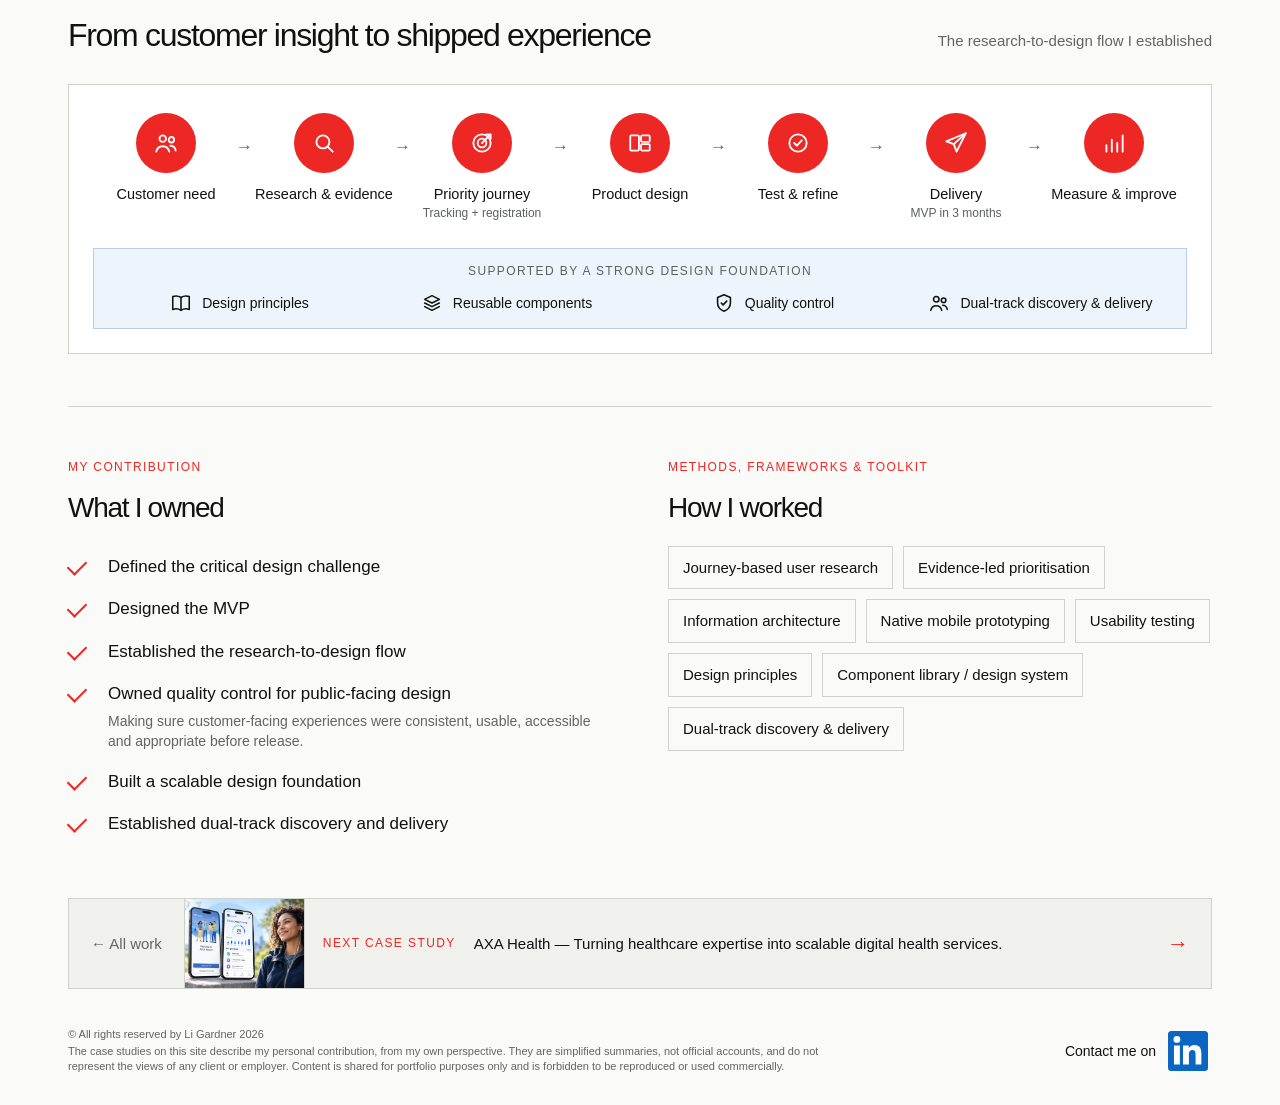
<file: royal-mail-product-service-design.html>
<!doctype html>
<html lang="en"><head>
<!-- Google tag (gtag.js) -->
<script async src="https://www.googletagmanager.com/gtag/js?id=G-ZHLYHG5K2P"></script>
<script>
  window.dataLayer = window.dataLayer || [];
  function gtag(){dataLayer.push(arguments);}
  gtag('js', new Date());

  gtag('config', 'G-ZHLYHG5K2P');
</script>
<meta charset="utf-8"><meta name="viewport" content="width=device-width,initial-scale=1"><meta name="description" content="Li Gardner, Design Lead: reframed Royal Mail's app brief from a broad UI refresh to the journeys that drive retention. App Store rating up nearly 3 stars to 4.6, MVP in 3 months instead of 12."><title>Royal Mail — Reframing the design challenge | Li Gardner</title><link rel="icon" href="favicon.ico" sizes="any"><link rel="icon" type="image/png" sizes="32x32" href="assets/favicon-32.png"><link rel="apple-touch-icon" href="assets/apple-touch-icon.png"><link rel="stylesheet" href="style.css">
<style>
/* Theme tokens: the dark and light templates differ ONLY here. */
body{--rm-bg:#fafaf8;--rm-surface:#f0f0ec;--rm-text:#2b2c2c;--rm-strong:#101111;--rm-eyebrow:#c41f1c;--rm-deck:#2b2c2c;--rm-diagram:#f0f0ec}
body.dark{--rm-bg:#0e1010;--rm-surface:#151919;--rm-text:#e6e6e2;--rm-strong:#f5f5f2;--rm-eyebrow:#e8aca2;--rm-deck:#d8d8d4;--rm-diagram:#ffffff}

/* Royal Mail case study — page-scoped styles (prefixed .rm-) so no other page is affected. */
.rm-hero{display:grid;grid-template-columns:1.05fr .95fr;gap:48px;align-items:center;padding:44px 0 36px;border-bottom:1px solid var(--line)}
.rm-hero .eyebrow{color:var(--rm-eyebrow);margin-bottom:22px}
.rm-hero h1{font-size:clamp(38px,4.3vw,56px);line-height:1.05;letter-spacing:-2.2px;margin-bottom:22px;max-width:620px}
.rm-hero .case-deck{color:var(--rm-deck);font-size:19px;line-height:1.45;max-width:560px;margin-bottom:0}
.rm-hero-media img{width:100%;aspect-ratio:3/2;height:auto;object-position:58% center}
.rm-stats{display:grid;grid-template-columns:repeat(3,1fr);border-bottom:1px solid var(--line)}
.rm-stats>div{padding:30px 28px 30px 0}
.rm-stats>div+div{padding-left:28px;border-left:1px solid var(--line)}
.rm-stats strong{display:block;font-size:clamp(40px,4.6vw,60px);font-weight:500;line-height:1.05;letter-spacing:-2px;color:var(--red)}
.rm-stats span{display:block;margin-top:8px;font-size:15px;color:var(--muted)}
.rm-glance{display:grid;grid-template-columns:repeat(6,minmax(0,1fr));gap:0;margin:0;border-bottom:1px solid var(--line)}
.rm-glance>div{padding:22px 18px 22px 0}
.rm-glance>div+div{padding-left:18px;border-left:1px solid var(--line)}
.rm-glance dt{font-size:12px;letter-spacing:1.4px;text-transform:uppercase;color:var(--red);margin-bottom:8px}
.rm-glance dd{margin:0;font-size:15px;line-height:1.45;color:var(--rm-text)}
.rm-section{padding:52px 0;border-bottom:1px solid var(--line)}
.rm-section-head{display:flex;justify-content:space-between;align-items:baseline;gap:24px;margin-bottom:30px;flex-wrap:wrap}
.rm-section-head h2{margin:0;font-size:32px}
.rm-section-head p{margin:0;color:var(--muted);font-size:15px}
.rm-star{display:grid;grid-template-columns:repeat(4,minmax(0,1fr));gap:28px;list-style:none;margin:0;padding:0}
.rm-star li{border-top:2px solid var(--red);padding-top:20px;display:flex;flex-direction:column}
.rm-star .rm-step{display:flex;justify-content:space-between;font-size:12px;letter-spacing:1.4px;text-transform:uppercase;color:var(--muted);margin-bottom:14px}
.rm-star .rm-step b{color:var(--red);font-weight:400}
.rm-star h3{font-size:22px;margin-bottom:12px}
.rm-star p{font-size:16px;color:var(--muted);margin-bottom:14px}
.rm-star ul{margin:0 0 14px;padding-left:18px;color:var(--muted);font-size:15px}
.rm-star ul li{border:0;padding:0 0 6px;display:list-item}
.rm-star .rm-result{margin-top:auto;padding:14px 16px;background:var(--rm-surface);border-left:2px solid var(--red);color:var(--rm-strong);font-size:15px}
.rm-flow-wrap{border:1px solid var(--line);background:var(--rm-diagram);padding:30px 28px 26px}
.rm-flow{display:grid;grid-template-columns:repeat(var(--steps,7),minmax(0,1fr));list-style:none;margin:0 0 26px;padding:0;counter-reset:rm}
.rm-flow li{position:relative;text-align:center;counter-increment:rm;padding:0 6px}
.rm-flow li::before{content:counter(rm,decimal-leading-zero);display:flex;align-items:center;justify-content:center;width:52px;height:52px;margin:0 auto 14px;border:1px solid var(--red);border-radius:50%;color:var(--red);font-size:15px;background:var(--rm-bg);position:relative;z-index:1}
.rm-flow li:not(:last-child)::after{content:'';position:absolute;top:26px;left:calc(50% + 26px);right:calc(-50% + 26px);height:1px;background:var(--red);opacity:.7}
.rm-flow li.rm-key::before{background:var(--red);color:#fff}
.rm-flow strong{display:block;font-size:15px;font-weight:500;line-height:1.3}
.rm-flow small{display:block;margin-top:5px;font-size:12px;color:var(--muted);line-height:1.35}
.rm-foundation{border-top:1px solid var(--line);padding-top:20px;display:grid;grid-template-columns:auto repeat(var(--items,4),minmax(0,1fr));gap:18px;align-items:center}
.rm-foundation .artifact-label{margin:0}
.rm-foundation span:not(.artifact-label){font-size:14px;color:var(--rm-text);border:1px solid var(--line);padding:10px 12px;text-align:center}
.rm-split{display:grid;grid-template-columns:1fr 1fr;gap:56px}
.rm-split h2{font-size:28px;margin-bottom:22px}
.rm-contrib{list-style:none;margin:0;padding:0}
.rm-contrib li{display:grid;grid-template-columns:28px 1fr;gap:12px;padding:9px 0;font-size:17px}
.rm-contrib li::before{content:'';width:16px;height:9px;margin-top:5px;border-left:2px solid var(--red);border-bottom:2px solid var(--red);transform:rotate(-45deg)}
.rm-contrib small{display:block;margin-top:4px;font-size:14px;color:var(--muted)}
.rm-tools{display:flex;flex-wrap:wrap;gap:10px;list-style:none;margin:0;padding:0}
.rm-tools li{border:1px solid var(--line);padding:10px 14px;font-size:15px}
.rm-tools-note{margin-top:22px;font-size:14px;color:var(--muted)}


@media(max-width:960px){.rm-glance{grid-template-columns:repeat(3,minmax(0,1fr))}.rm-glance>div:nth-child(4){border-left:0;padding-left:0}.rm-glance>div:nth-child(n+4){border-top:1px solid var(--line)}.rm-star{grid-template-columns:1fr 1fr;row-gap:36px}}
@media(max-width:760px){.rm-hero{grid-template-columns:1fr;gap:26px;padding:30px 0 28px}.rm-hero h1{font-size:38px;letter-spacing:-1.4px}.rm-hero .case-deck{font-size:17px}.rm-stats{grid-template-columns:1fr}.rm-stats>div,.rm-stats>div+div{padding:20px 0;border-left:0}.rm-stats>div+div{border-top:1px solid var(--line)}.rm-glance{grid-template-columns:1fr 1fr}.rm-glance>div,.rm-glance>div+div{padding:16px 12px 16px 0;border-left:0}.rm-glance>div:nth-child(n+3){border-top:1px solid var(--line)}.rm-glance>div:nth-child(4){padding-left:0}.rm-section{padding:38px 0}.rm-section-head h2{font-size:28px}.rm-star{grid-template-columns:1fr}.rm-flow-wrap{padding:22px 18px}.rm-flow{grid-template-columns:1fr;gap:0}.rm-flow li{display:grid;grid-template-columns:44px 1fr;column-gap:14px;text-align:left;padding:0 0 18px}.rm-flow li::before{width:44px;height:44px;margin:0;grid-row:span 2;font-size:13px}.rm-flow li:not(:last-child)::after{top:44px;bottom:0;left:22px;right:auto;width:1px;height:auto}.rm-flow strong{align-self:end}.rm-foundation{grid-template-columns:1fr 1fr}.rm-foundation .artifact-label{grid-column:1/-1}.rm-split{grid-template-columns:1fr;gap:40px}}

/* Sticky header (this page) */
header{position:sticky;top:0;z-index:20;background:var(--rm-bg);box-shadow:0 0 0 100vmax var(--rm-bg);clip-path:inset(0 -100vmax)}
/* Narrow next-case banner */
.rm-next{display:flex;gap:0;align-items:stretch;margin:40px 0 8px;border:1px solid var(--line);background:var(--rm-surface);font-size:15px}
.rm-next a{display:flex;align-items:center}
.rm-next-back{padding:16px 22px;border-right:1px solid var(--line);color:var(--muted);white-space:nowrap}
.rm-next-case{flex:1;gap:18px;padding:16px 22px;min-width:0}
.rm-next-label{font-size:12px;letter-spacing:1.4px;text-transform:uppercase;color:var(--red);white-space:nowrap}
.rm-next-title{flex:1;min-width:0;color:var(--rm-strong)}
.rm-next-arrow{color:var(--red);font-size:22px;line-height:1;transition:transform .15s}
.rm-next-case:hover .rm-next-title{color:var(--red)}.rm-next-case:hover .rm-next-arrow{transform:translateX(4px)}
@media(max-width:760px){.rm-next{flex-direction:column}.rm-next-back{border-right:0;border-bottom:1px solid var(--line);padding:12px 16px}.rm-next-case{flex-wrap:wrap;gap:6px 12px;padding:14px 16px}.rm-next-label{width:100%}}
@media(prefers-reduced-motion:reduce){.rm-next-arrow{transition:none}}
.rm-next-thumb{flex:none;width:112px;aspect-ratio:247/184;border:1px solid var(--line)}
.rm-next-case{padding-top:12px;padding-bottom:12px}
.rm-next-text{flex:1;min-width:0;display:flex;align-items:center;gap:18px}
.rm-next-case:hover .rm-next-thumb{border-color:var(--red)}
@media(max-width:760px){.rm-next-case{flex-wrap:nowrap;gap:14px}.rm-next-thumb{width:84px}.rm-next-text{flex-direction:column;align-items:flex-start;gap:4px}}
.rm-next-case{padding:0 22px 0 0}
.rm-next-thumb{width:120px;border:0;border-right:1px solid var(--line)}
.rm-next-case:hover .rm-next-thumb{border-color:var(--line)}
@media(max-width:760px){.rm-next-case{flex-direction:column;align-items:stretch;padding:0}.rm-next-thumb{width:100%;border-right:0;border-bottom:1px solid var(--line)}.rm-next-text{padding:14px 16px 0}.rm-next-arrow{align-self:flex-end;padding:0 16px 14px}}
.rm-section:has(+ .rm-next){border-bottom:0;padding-bottom:12px}
/* Diagram panel always uses light ink, whatever the page theme */
.rm-flow-wrap{color:var(--ink);--line:#d1d1cd;--muted:#5c6060;--rm-text:#2b2c2c;--rm-bg:var(--rm-diagram)}
/* Icon variant of the diagram (adapted from the visual mockups) */
.rm-flow-wrap{--rm-tint:#fbe7e6;--rm-lane:#eef0f0}
.rm-flow--icons li::before{content:none}
.rm-flow--icons .rm-icon{display:flex;align-items:center;justify-content:center;width:64px;height:64px;margin:0 auto 14px;border-radius:50%;background:var(--rm-tint);color:var(--red)}
.rm-flow--icons .rm-icon svg{width:28px;height:28px;fill:none;stroke:currentColor;stroke-width:1.6;stroke-linecap:round;stroke-linejoin:round}
.rm-flow--icons li.rm-key .rm-icon{background:var(--red);color:#fff}
.rm-flow--icons li:not(:last-child)::after{content:'\2192';top:20px;left:auto;right:-10px;width:auto;height:auto;background:none;opacity:1;color:var(--muted);font-size:20px;line-height:1}
.rm-lanes{display:grid;grid-template-columns:repeat(var(--steps,5),minmax(0,1fr));gap:8px;margin-top:4px}
.rm-lanes span{padding:12px 14px;text-align:center;font-size:15px;color:var(--rm-text)}
.rm-lanes .rm-lane-ai{grid-column:span var(--ai,2);background:var(--rm-lane)}
.rm-lanes .rm-lane-human{grid-column:span calc(var(--steps,5) - var(--ai,2));background:var(--rm-tint)}
.rm-lanes b{font-weight:600}
@media(max-width:760px){.rm-flow--icons li{grid-template-columns:52px 1fr}.rm-flow--icons .rm-icon{width:52px;height:52px;margin:0;grid-row:span 2}.rm-flow--icons .rm-icon svg{width:24px;height:24px}.rm-flow--icons li:not(:last-child)::after{content:'';top:52px;bottom:0;left:26px;right:auto;width:1px;height:auto;background:var(--line);font-size:0}.rm-lanes{grid-template-columns:1fr}.rm-lanes .rm-lane-ai,.rm-lanes .rm-lane-human{grid-column:auto}}
/* Swimlane layer for detailed diagrams (optional) */
.rm-swim{margin-top:26px;border-top:1px solid var(--line);padding-top:22px;display:grid;gap:10px}
.rm-swim-row{display:grid;grid-template-columns:110px 1fr;gap:16px;align-items:center}
.rm-swim-label{font-size:12px;letter-spacing:1.4px;text-transform:uppercase;color:var(--muted)}
.rm-swim-lane{margin:0;padding:0;list-style:none}
.rm-swim-pair{display:flex;align-items:center;gap:12px;background:var(--rm-lane);padding:11px 14px}
.rm-swim-pair span{flex:1;text-align:center;font-size:15px}
.rm-swim-pair i{font-style:normal;color:var(--muted)}
.rm-swim-steps{display:grid;grid-template-columns:repeat(var(--lanes,4),minmax(0,1fr));gap:3px}
.rm-swim-steps li{background:var(--rm-tint);padding:10px 22px;text-align:center;clip-path:polygon(0 0,calc(100% - 12px) 0,100% 50%,calc(100% - 12px) 100%,0 100%,12px 50%)}
.rm-swim-steps li:first-child{clip-path:polygon(0 0,calc(100% - 12px) 0,100% 50%,calc(100% - 12px) 100%,0 100%)}
.rm-swim-steps b{display:block;font-size:15px;font-weight:500}
.rm-swim-steps small{display:block;font-size:12px;color:var(--muted)}
.rm-swim-band{background:var(--rm-band,var(--red));color:#fff;text-align:center;padding:11px 14px;font-size:15px}
@media(max-width:760px){.rm-swim-row{grid-template-columns:1fr;gap:6px}.rm-swim-steps{grid-template-columns:1fr 1fr}.rm-swim-steps li,.rm-swim-steps li:first-child{clip-path:none;padding:10px}.rm-swim-pair{flex-wrap:wrap;gap:6px 10px}.rm-swim-pair span{flex:0 1 auto}}
@media(max-width:760px){.rm-flow--icons li strong:last-child{grid-row:span 2;align-self:center}}
/* case pages: no footer divider */footer::before{display:none}
/* Step circles: all solid red, same style */
.rm-flow li::before{background:var(--red);border-color:var(--red);color:#fff}
.rm-flow--icons .rm-icon{background:var(--red);color:#fff}
/* Royal Mail diagram: icon flow + design foundation (mockup layout, template colours) */
.rmx{--box-fill:#eef4fb;--box-line:#b9cfe8;padding:28px 24px 24px;background:#fff}
.rmx-flow{list-style:none;margin:0;padding:0;display:grid;grid-template-columns:repeat(7,minmax(0,1fr));gap:12px}
.rmx-flow li{position:relative;text-align:center}
.rmx-flow li:not(:last-child)::after{content:'→';position:absolute;right:-14px;top:22px;color:var(--muted);font-size:17px}
.rmx-ic{display:flex;align-items:center;justify-content:center;width:60px;height:60px;margin:0 auto 12px;border-radius:50%;background:var(--red);color:#fff}
.rmx-ic svg,.rmx-items svg{width:26px;height:26px;fill:none;stroke:currentColor;stroke-width:1.7;stroke-linecap:round;stroke-linejoin:round}
.rmx-flow strong{display:block;font-size:14.5px;font-weight:500;line-height:1.3;color:var(--ink)}
.rmx-flow small{display:block;font-size:12px;line-height:1.3;color:var(--muted);margin-top:3px}
.rmx-found{margin-top:26px;background:var(--box-fill);border:1px solid var(--box-line);padding:14px 18px}
.rmx-label{font-size:12px;letter-spacing:1.4px;text-transform:uppercase;color:var(--muted);text-align:center;margin-bottom:12px}
.rmx-items{display:grid;grid-template-columns:repeat(4,minmax(0,1fr));gap:12px}
.rmx-items span{display:flex;align-items:center;justify-content:center;gap:10px;font-size:14px;color:var(--ink)}
.rmx-items svg{width:22px;height:22px;flex:none}
@media(max-width:900px){.rmx-flow{grid-template-columns:repeat(4,minmax(0,1fr));row-gap:20px}.rmx-flow li::after{display:none}.rmx-items{grid-template-columns:1fr 1fr}}
@media(max-width:760px){.rmx{padding:16px}.rmx-flow{grid-template-columns:1fr;gap:10px}.rmx-flow li{display:flex;gap:14px;text-align:left;align-items:center}.rmx-ic{width:48px;height:48px;margin:0;flex:none}.rmx-ic svg{width:22px;height:22px}.rmx-flow small{margin-top:0}.rmx-items{grid-template-columns:1fr}.rmx-items span{justify-content:flex-start}}
</style></head>
<body><a class="skip" href="#main">Skip to content</a><div class="site-top"><div class="open-banner" role="status"><span class="ob-text">MVP portfolio, further iteration coming soon</span></div><header><a class="brand" href="index.html"><span class="brand-name">LI GARDNER</span><span class="brand-tagline">Research • Design • AI experience</span></a><button class="nav-toggle" type="button" aria-expanded="false" aria-controls="site-nav" aria-label="Open menu"><span class="nav-toggle-bar" aria-hidden="true"></span></button><nav id="site-nav" aria-label="Main navigation"><a href="index.html">Home</a><a href="work.html" >Work</a><a href="about.html" >About</a><a href="cv.html" >CV</a><span class="nav-contact"><a class="nav-icon" href="https://www.linkedin.com/in/ligardner/" target="_blank" rel="noopener" aria-label="Li Gardner on LinkedIn" title="LinkedIn"><svg viewBox="0 0 24 24" fill="currentColor" aria-hidden="true" focusable="false"><rect x="4" y="4" width="16" height="16" fill="#fff"/><path d="M20.45 2H3.55C2.69 2 2 2.68 2 3.52v16.96c0 .84.69 1.52 1.55 1.52h16.9c.86 0 1.55-.68 1.55-1.52V3.52c0-.84-.69-1.52-1.55-1.52ZM7.93 18.75H4.98V9.2h2.95v9.55ZM6.46 7.9a1.71 1.71 0 1 1 0-3.42 1.71 1.71 0 0 1 0 3.42Zm12.29 10.85H15.8V14.1c0-1.11-.02-2.54-1.55-2.54-1.55 0-1.79 1.21-1.79 2.46v4.73H9.51V9.2h2.83v1.31h.04c.39-.74 1.35-1.52 2.78-1.52 2.97 0 3.52 1.95 3.52 4.49v5.27Z"/></svg></a></span></nav></header></div><main id="main">

<section class="rm-hero">
  <div>
    <div class="eyebrow">Royal Mail / Mobile product / Customer retention</div>
    <h1>Reframing the critical design challenge to improve customer retention.</h1>
    <p class="case-deck">The brief was a broad UI refresh. I challenged it and refocused the work on the service journey most likely to influence customer behaviour — a sharper target, a tighter MVP and a faster route to evidence.</p>
  </div>
  <div class="rm-hero-media"><img src="assets/royal-mail-hero-v2.png" width="1448" height="1086" fetchpriority="high" decoding="async" alt="Royal Mail welcome-screen design from the project presentation, recreated on a phone beside parcels" style="object-position:center"><div class="visual-note">Project screen design in an illustrative mockup</div></div>
</section>

<section class="rm-stats" aria-label="Key results">
  <div><strong aria-label="4.6 stars">4.6<svg viewBox="0 0 24 24" aria-hidden="true" style="width:.72em;height:.72em;vertical-align:.02em;margin-left:6px;fill:currentColor;stroke:currentColor;stroke-width:1.4;stroke-linejoin:round"><path d="M12 3.2l2.7 5.6 6.1.9-4.4 4.3 1 6.1L12 17.2l-5.4 2.9 1-6.1-4.4-4.3 6.1-.9z"/></svg></strong><span>App Store rating, with up to 90% positive customer sentiment</span></div>
  <div><strong style="white-space:nowrap"><i style="font-style:normal;display:inline;font-size:.45em;margin-right:6px">Up to</i>90%</strong><span>Increased lead time to market</span></div>
  <div><strong>3 vs 12</strong><span>Months to MVP (instead of 12)</span></div>
</section>

<dl class="rm-glance" aria-label="Project at a glance">
  <div><dt>My role</dt><dd>Design Lead</dd></div>
  <div><dt>Type</dt><dd>Consulting + Delivery</dd></div>
  <div><dt>Duration</dt><dd>9 months total (2021)</dd></div>
  <div><dt>Focus</dt><dd>Customer retention · Mobile product · Tracking · Digital self-service</dd></div>
  <div><dt>Design</dt><dd>Product design · Native mobile · Accessibility · Design system</dd></div>
  <div><dt>Research</dt><dd>Journey-based user research · Usability testing</dd></div>
</dl>

<section class="rm-section" aria-labelledby="star-title">
  <div class="rm-section-head"><h2 id="star-title">What I did, in four moves</h2></div>
  <ol class="rm-star">
    <li>
      <div class="rm-step"><span>01 Challenge</span><b>Situation</b></div>
      <h3>Challenge the predefined solution.</h3>
      <p>Royal Mail was tackling a retention problem with a broad UI refresh. I challenged that direction: changing the interface alone would not fix the parts of the experience that drive customer behaviour.</p>
      <p class="rm-result">Shifted the brief from “refresh the UI” to “fix the journey that matters”.</p>
    </li>
    <li>
      <div class="rm-step"><span>02 Define</span><b>Task</b></div>
      <h3>Define where design can move the needle.</h3>
      <p>Using customer research and behavioural evidence, I prioritised tracking and registration over a broad redesign.</p>
      <p class="rm-result">A tighter MVP, less unnecessary scope and a clear way to test customer value.</p>
    </li>
    <li>
      <div class="rm-step"><span>03 Make</span><b>Action</b></div>
      <h3>Lead from research to product design — and ship faster.</h3>
      <ul><li>Established an end-to-end research-to-design flow</li><li>Introduced native registration</li><li>Improved tracking</li><li>Strengthened accessibility</li><li>Built a reusable component foundation</li></ul>
      <p class="rm-result">Insight turned into prioritised decisions, prototypes and tested journeys.</p>
    </li>
    <li>
      <div class="rm-step"><span>04 Transform</span><b>Result</b></div>
      <h3>A new way to design and deliver for a legacy brand.</h3>
      <p>The work changed more than the product: a more integrated discovery-and-delivery model, a reusable design foundation and clearer governance for public-facing experience decisions.</p>
      <p class="rm-result"><b>MVP in 3 months, not 12.</b> Rating up nearly 3 stars to 4.6. Up to 90% positive sentiment.</p>
    </li>
  </ol>
</section>

<section class="rm-section" aria-labelledby="flow-title">
  <div class="rm-section-head"><h2 id="flow-title">From customer insight to shipped experience</h2><p>The research-to-design flow I established</p></div>
  <figure class="rm-flow-wrap rmx" style="margin:0">
    <ol class="rmx-flow"><li><span class="rmx-ic"><svg viewBox="0 0 24 24" aria-hidden="true"><circle cx="9" cy="8" r="3"/><path d="M3 20c.8-3.5 3.2-5 6-5s5.2 1.5 6 5"/><circle cx="17" cy="9" r="2.5"/><path d="M16 14.5c2.6 0 4.4 1.4 5 4.5"/></svg></span><span class="rmx-t"><strong>Customer need</strong></span></li><li><span class="rmx-ic"><svg viewBox="0 0 24 24" aria-hidden="true"><circle cx="11" cy="11" r="6"/><path d="m20 20-4.5-4.5"/></svg></span><span class="rmx-t"><strong>Research &amp; evidence</strong></span></li><li><span class="rmx-ic"><svg viewBox="0 0 24 24" aria-hidden="true"><circle cx="12" cy="12" r="8"/><circle cx="12" cy="12" r="4"/><path d="M12 12 20 4M16 4h4v4"/></svg></span><span class="rmx-t"><strong>Priority journey</strong><small>Tracking + registration</small></span></li><li><span class="rmx-ic"><svg viewBox="0 0 24 24" aria-hidden="true"><rect x="3" y="5" width="8" height="14" rx="1"/><rect x="13" y="5" width="8" height="6" rx="1"/><rect x="13" y="13" width="8" height="6" rx="1"/></svg></span><span class="rmx-t"><strong>Product design</strong></span></li><li><span class="rmx-ic"><svg viewBox="0 0 24 24" aria-hidden="true"><circle cx="12" cy="12" r="8"/><path d="m8.5 12 2.5 2.5 4.5-5"/></svg></span><span class="rmx-t"><strong>Test &amp; refine</strong></span></li><li><span class="rmx-ic"><svg viewBox="0 0 24 24" aria-hidden="true"><path d="M21 3 3 10.5l7 2.5 2.5 7z"/><path d="m21 3-11 10"/></svg></span><span class="rmx-t"><strong>Delivery</strong><small>MVP in 3 months</small></span></li><li><span class="rmx-ic"><svg viewBox="0 0 24 24" aria-hidden="true"><path d="M5 20v-6M10 20V9M15 20v-8M20 20V5"/></svg></span><span class="rmx-t"><strong>Measure &amp; improve</strong></span></li></ol>
    <div class="rmx-found"><div class="rmx-label">Supported by a strong design foundation</div><div class="rmx-items"><span><svg viewBox="0 0 24 24" aria-hidden="true"><path d="M3 5c3-1 6-1 9 1 3-2 6-2 9-1v14c-3-1-6-1-9 1-3-2-6-2-9-1z"/><path d="M12 6v14"/></svg>Design principles</span><span><svg viewBox="0 0 24 24" aria-hidden="true"><path d="m12 4 8 4-8 4-8-4z"/><path d="m4 12 8 4 8-4M4 16l8 4 8-4"/></svg>Reusable components</span><span><svg viewBox="0 0 24 24" aria-hidden="true"><path d="M12 3 5 6v6c0 4.5 3 7.5 7 9 4-1.5 7-4.5 7-9V6z"/><path d="m9 12 2 2 4-4"/></svg>Quality control</span><span><svg viewBox="0 0 24 24" aria-hidden="true"><circle cx="9" cy="8" r="3"/><path d="M3 20c.8-3.5 3.2-5 6-5s5.2 1.5 6 5"/><circle cx="17" cy="9" r="2.5"/><path d="M16 14.5c2.6 0 4.4 1.4 5 4.5"/></svg>Dual-track discovery &amp; delivery</span></div></div>
  </figure>
</section>

<section class="rm-section rm-split">
  <div>
    <div class="artifact-label">My contribution</div>
    <h2>What I owned</h2>
    <ul class="rm-contrib">
      <li><span>Defined the critical design challenge</span></li>
      <li><span>Designed the MVP</span></li>
      <li><span>Established the research-to-design flow</span></li>
      <li><span>Owned quality control for public-facing design<small>Making sure customer-facing experiences were consistent, usable, accessible and appropriate before release.</small></span></li>
      <li><span>Built a scalable design foundation</span></li>
      <li><span>Established dual-track discovery and delivery</span></li>
    </ul>
  </div>
  <div>
    <div class="artifact-label">Methods, frameworks &amp; toolkit</div>
    <h2>How I worked</h2>
    <ul class="rm-tools">
      <li>Journey-based user research</li>
      <li>Evidence-led prioritisation</li>
      <li>Information architecture</li>
      <li>Native mobile prototyping</li>
      <li>Usability testing</li>
      <li>Design principles</li>
      <li>Component library / design system</li>
      <li>Dual-track discovery &amp; delivery</li>
    </ul>
  </div>
</section>

<nav class="rm-next" aria-label="Next case study"><a class="rm-next-back" href="work.html">← All work</a><a class="rm-next-case" href="axa-health-product-service-design.html"><img class="rm-next-thumb" src="assets/axa-hero-v2.png" alt=""><span class="rm-next-text"><span class="rm-next-label">Next case study</span><span class="rm-next-title">AXA Health — Turning healthcare expertise into scalable digital health services.</span></span><span class="rm-next-arrow" aria-hidden="true">→</span></a></nav></main><footer><span class="footer-rights">© All rights reserved by Li Gardner 2026</span><div class="footer-links"><a class="footer-linkedin" href="https://www.linkedin.com/in/ligardner/" target="_blank" rel="noopener" aria-label="Contact me on LinkedIn">Contact me on <svg viewBox="0 0 24 24" fill="currentColor" aria-hidden="true" focusable="false"><rect x="4" y="4" width="16" height="16" fill="#fff"/><path d="M20.45 2H3.55C2.69 2 2 2.68 2 3.52v16.96c0 .84.69 1.52 1.55 1.52h16.9c.86 0 1.55-.68 1.55-1.52V3.52c0-.84-.69-1.52-1.55-1.52ZM7.93 18.75H4.98V9.2h2.95v9.55ZM6.46 7.9a1.71 1.71 0 1 1 0-3.42 1.71 1.71 0 0 1 0 3.42Zm12.29 10.85H15.8V14.1c0-1.11-.02-2.54-1.55-2.54-1.55 0-1.79 1.21-1.79 2.46v4.73H9.51V9.2h2.83v1.31h.04c.39-.74 1.35-1.52 2.78-1.52 2.97 0 3.52 1.95 3.52 4.49v5.27Z"/></svg></a></div><p class="footer-note">The case studies on this site describe my personal contribution, from my own perspective. They are simplified summaries, not official accounts, and do not represent the views of any client or employer. Content is shared for portfolio purposes only and is forbidden to be reproduced or used commercially.</p></footer><script data-goatcounter="https://ligardner.goatcounter.com/count"
        async src="//gc.zgo.at/count.js"></script>
<script>document.querySelectorAll(".nav-toggle").forEach(function(b){b.addEventListener("click",function(){var h=b.closest("header"),o=h.classList.toggle("nav-open");b.setAttribute("aria-expanded",o);b.setAttribute("aria-label",o?"Close menu":"Open menu")})})</script></body></html>
</file>
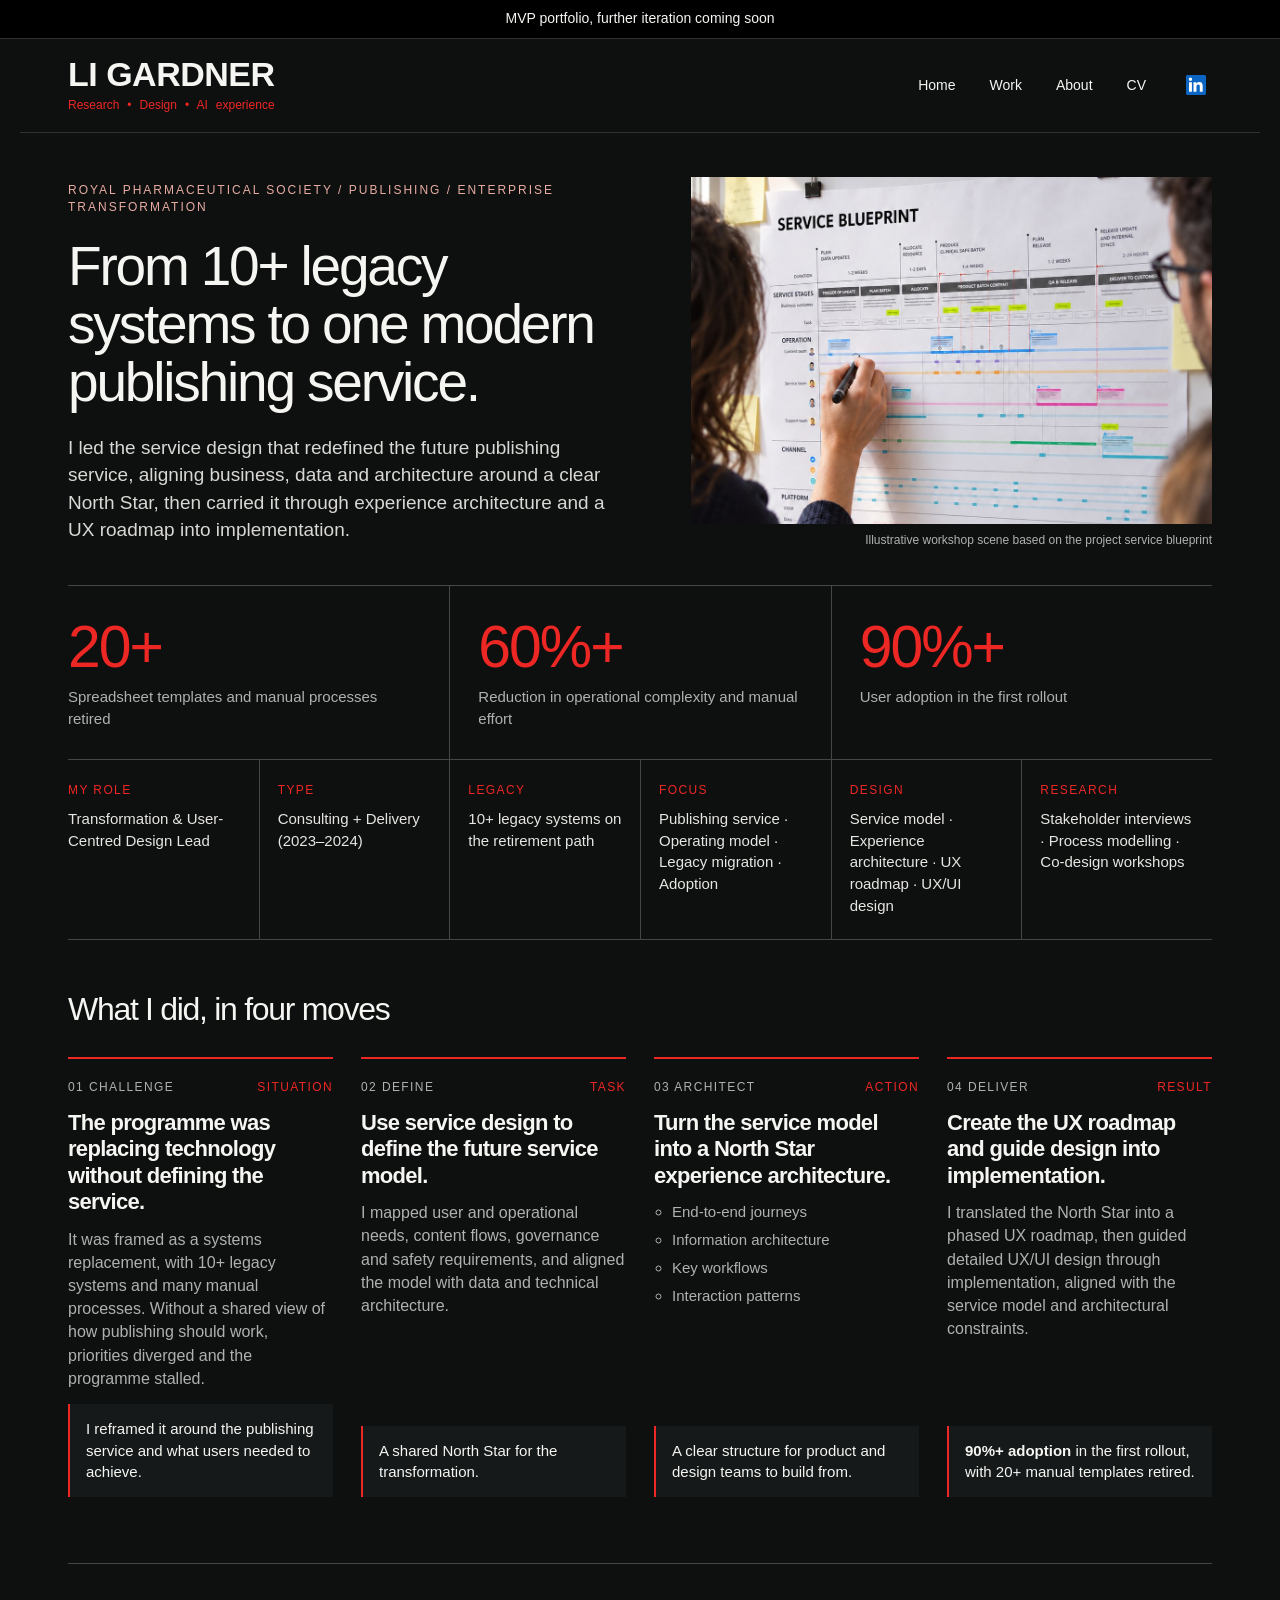
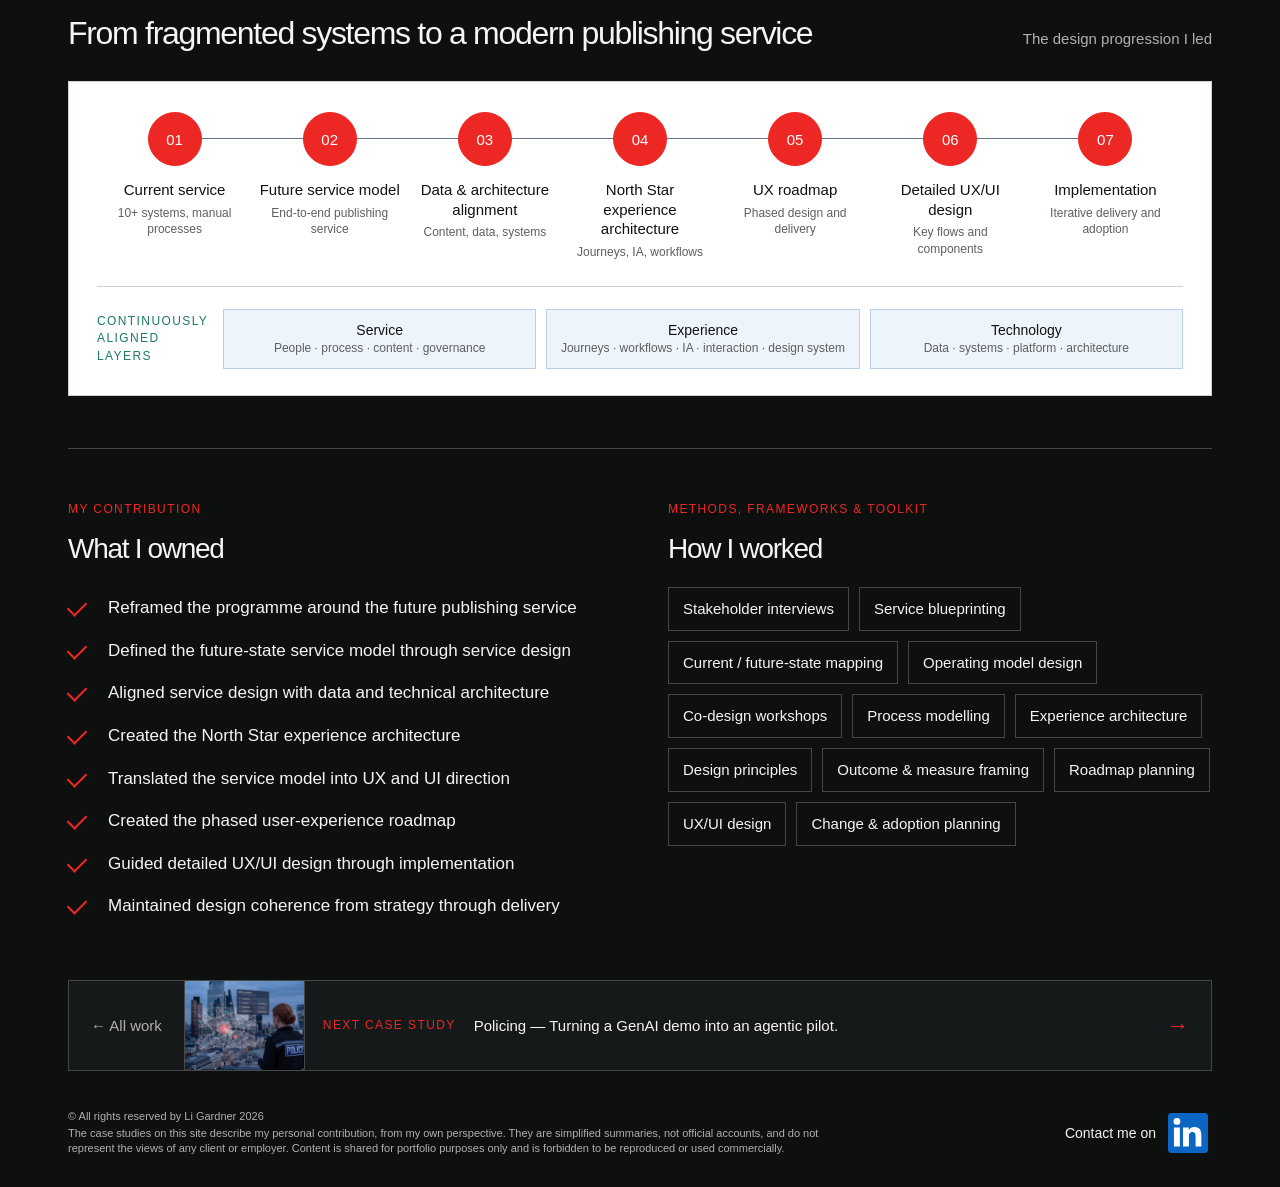
<file: royal-pharmaceutical-society-transformation-design.html>
<!doctype html>
<html lang="en"><head>
<!-- Google tag (gtag.js) -->
<script async src="https://www.googletagmanager.com/gtag/js?id=G-ZHLYHG5K2P"></script>
<script>
  window.dataLayer = window.dataLayer || [];
  function gtag(){dataLayer.push(arguments);}
  gtag('js', new Date());

  gtag('config', 'G-ZHLYHG5K2P');
</script>
<meta charset="utf-8"><meta name="viewport" content="width=device-width,initial-scale=1"><meta name="description" content="Li Gardner, Transformation &amp; User-Centred Design Lead: reframed a stalled systems replacement around the publishing service, retiring 20+ manual templates with 90%+ adoption in the first rollout."><title>Royal Pharmaceutical Society — One modern publishing service | Li Gardner</title><link rel="icon" href="favicon.ico" sizes="any"><link rel="icon" type="image/png" sizes="32x32" href="assets/favicon-32.png"><link rel="apple-touch-icon" href="assets/apple-touch-icon.png"><link rel="stylesheet" href="style.css">
<style>
/* Theme tokens: the dark and light templates differ ONLY here. */
body{--rm-bg:#fafaf8;--rm-surface:#f0f0ec;--rm-text:#2b2c2c;--rm-strong:#101111;--rm-eyebrow:#c41f1c;--rm-deck:#2b2c2c;--rm-diagram:#f0f0ec}
body.dark{--rm-bg:#0e1010;--rm-surface:#151919;--rm-text:#e6e6e2;--rm-strong:#f5f5f2;--rm-eyebrow:#e8aca2;--rm-deck:#d8d8d4;--rm-diagram:#ffffff}

/* Royal Mail case study — page-scoped styles (prefixed .rm-) so no other page is affected. */
.rm-hero{display:grid;grid-template-columns:1.05fr .95fr;gap:48px;align-items:center;padding:44px 0 36px;border-bottom:1px solid var(--line)}
.rm-hero .eyebrow{color:var(--rm-eyebrow);margin-bottom:22px}
.rm-hero h1{font-size:clamp(38px,4.3vw,56px);line-height:1.05;letter-spacing:-2.2px;margin-bottom:22px;max-width:620px}
.rm-hero .case-deck{color:var(--rm-deck);font-size:19px;line-height:1.45;max-width:560px;margin-bottom:0}
.rm-hero-media img{width:100%;aspect-ratio:3/2;height:auto;object-position:58% center}
.rm-stats{display:grid;grid-template-columns:repeat(3,1fr);border-bottom:1px solid var(--line)}
.rm-stats>div{padding:30px 28px 30px 0}
.rm-stats>div+div{padding-left:28px;border-left:1px solid var(--line)}
.rm-stats strong{display:block;font-size:clamp(40px,4.6vw,60px);font-weight:500;line-height:1.05;letter-spacing:-2px;color:var(--red)}
.rm-stats span{display:block;margin-top:8px;font-size:15px;color:var(--muted)}
.rm-glance{display:grid;grid-template-columns:repeat(6,minmax(0,1fr));gap:0;margin:0;border-bottom:1px solid var(--line)}
.rm-glance>div{padding:22px 18px 22px 0}
.rm-glance>div+div{padding-left:18px;border-left:1px solid var(--line)}
.rm-glance dt{font-size:12px;letter-spacing:1.4px;text-transform:uppercase;color:var(--red);margin-bottom:8px}
.rm-glance dd{margin:0;font-size:15px;line-height:1.45;color:var(--rm-text)}
.rm-section{padding:52px 0;border-bottom:1px solid var(--line)}
.rm-section-head{display:flex;justify-content:space-between;align-items:baseline;gap:24px;margin-bottom:30px;flex-wrap:wrap}
.rm-section-head h2{margin:0;font-size:32px}
.rm-section-head p{margin:0;color:var(--muted);font-size:15px}
.rm-star{display:grid;grid-template-columns:repeat(4,minmax(0,1fr));gap:28px;list-style:none;margin:0;padding:0}
.rm-star li{border-top:2px solid var(--red);padding-top:20px;display:flex;flex-direction:column}
.rm-star .rm-step{display:flex;justify-content:space-between;font-size:12px;letter-spacing:1.4px;text-transform:uppercase;color:var(--muted);margin-bottom:14px}
.rm-star .rm-step b{color:var(--red);font-weight:400}
.rm-star h3{font-size:22px;margin-bottom:12px}
.rm-star p{font-size:16px;color:var(--muted);margin-bottom:14px}
.rm-star ul{margin:0 0 14px;padding-left:18px;color:var(--muted);font-size:15px}
.rm-star ul li{border:0;padding:0 0 6px;display:list-item}
.rm-star .rm-result{margin-top:auto;padding:14px 16px;background:var(--rm-surface);border-left:2px solid var(--red);color:var(--rm-strong);font-size:15px}
.rm-flow-wrap{border:1px solid var(--line);background:var(--rm-diagram);padding:30px 28px 26px}
.rm-flow{display:grid;grid-template-columns:repeat(var(--steps,7),minmax(0,1fr));list-style:none;margin:0 0 26px;padding:0;counter-reset:rm}
.rm-flow li{position:relative;text-align:center;counter-increment:rm;padding:0 6px}
.rm-flow li::before{content:counter(rm,decimal-leading-zero);display:flex;align-items:center;justify-content:center;width:52px;height:52px;margin:0 auto 14px;border:1px solid var(--red);border-radius:50%;color:var(--red);font-size:15px;background:var(--rm-bg);position:relative;z-index:1}
.rm-flow li:not(:last-child)::after{content:'';position:absolute;top:26px;left:calc(50% + 26px);right:calc(-50% + 26px);height:1px;background:var(--red);opacity:.7}
.rm-flow li.rm-key::before{background:var(--red);color:#fff}
.rm-flow strong{display:block;font-size:15px;font-weight:500;line-height:1.3}
.rm-flow small{display:block;margin-top:5px;font-size:12px;color:var(--muted);line-height:1.35}
.rm-foundation{border-top:1px solid var(--line);padding-top:20px;display:grid;grid-template-columns:auto repeat(var(--items,4),minmax(0,1fr));gap:18px;align-items:center}
.rm-foundation .artifact-label{margin:0}
.rm-foundation span:not(.artifact-label){font-size:14px;color:var(--rm-text);border:1px solid var(--line);padding:10px 12px;text-align:center}
.rm-split{display:grid;grid-template-columns:1fr 1fr;gap:56px}
.rm-split h2{font-size:28px;margin-bottom:22px}
.rm-contrib{list-style:none;margin:0;padding:0}
.rm-contrib li{display:grid;grid-template-columns:28px 1fr;gap:12px;padding:9px 0;font-size:17px}
.rm-contrib li::before{content:'';width:16px;height:9px;margin-top:5px;border-left:2px solid var(--red);border-bottom:2px solid var(--red);transform:rotate(-45deg)}
.rm-contrib small{display:block;margin-top:4px;font-size:14px;color:var(--muted)}
.rm-tools{display:flex;flex-wrap:wrap;gap:10px;list-style:none;margin:0;padding:0}
.rm-tools li{border:1px solid var(--line);padding:10px 14px;font-size:15px}
.rm-tools-note{margin-top:22px;font-size:14px;color:var(--muted)}


@media(max-width:960px){.rm-glance{grid-template-columns:repeat(3,minmax(0,1fr))}.rm-glance>div:nth-child(4){border-left:0;padding-left:0}.rm-glance>div:nth-child(n+4){border-top:1px solid var(--line)}.rm-star{grid-template-columns:1fr 1fr;row-gap:36px}}
@media(max-width:760px){.rm-hero{grid-template-columns:1fr;gap:26px;padding:30px 0 28px}.rm-hero h1{font-size:38px;letter-spacing:-1.4px}.rm-hero .case-deck{font-size:17px}.rm-stats{grid-template-columns:1fr}.rm-stats>div,.rm-stats>div+div{padding:20px 0;border-left:0}.rm-stats>div+div{border-top:1px solid var(--line)}.rm-glance{grid-template-columns:1fr 1fr}.rm-glance>div,.rm-glance>div+div{padding:16px 12px 16px 0;border-left:0}.rm-glance>div:nth-child(n+3){border-top:1px solid var(--line)}.rm-glance>div:nth-child(4){padding-left:0}.rm-section{padding:38px 0}.rm-section-head h2{font-size:28px}.rm-star{grid-template-columns:1fr}.rm-flow-wrap{padding:22px 18px}.rm-flow{grid-template-columns:1fr;gap:0}.rm-flow li{display:grid;grid-template-columns:44px 1fr;column-gap:14px;text-align:left;padding:0 0 18px}.rm-flow li::before{width:44px;height:44px;margin:0;grid-row:span 2;font-size:13px}.rm-flow li:not(:last-child)::after{top:44px;bottom:0;left:22px;right:auto;width:1px;height:auto}.rm-flow strong{align-self:end}.rm-foundation{grid-template-columns:1fr 1fr}.rm-foundation .artifact-label{grid-column:1/-1}.rm-split{grid-template-columns:1fr;gap:40px}}

/* Sticky header (this page) */
header{position:sticky;top:0;z-index:20;background:var(--rm-bg);box-shadow:0 0 0 100vmax var(--rm-bg);clip-path:inset(0 -100vmax)}
/* Narrow next-case banner */
.rm-next{display:flex;gap:0;align-items:stretch;margin:40px 0 8px;border:1px solid var(--line);background:var(--rm-surface);font-size:15px}
.rm-next a{display:flex;align-items:center}
.rm-next-back{padding:16px 22px;border-right:1px solid var(--line);color:var(--muted);white-space:nowrap}
.rm-next-case{flex:1;gap:18px;padding:16px 22px;min-width:0}
.rm-next-label{font-size:12px;letter-spacing:1.4px;text-transform:uppercase;color:var(--red);white-space:nowrap}
.rm-next-title{flex:1;min-width:0;color:var(--rm-strong)}
.rm-next-arrow{color:var(--red);font-size:22px;line-height:1;transition:transform .15s}
.rm-next-case:hover .rm-next-title{color:var(--red)}.rm-next-case:hover .rm-next-arrow{transform:translateX(4px)}
@media(max-width:760px){.rm-next{flex-direction:column}.rm-next-back{border-right:0;border-bottom:1px solid var(--line);padding:12px 16px}.rm-next-case{flex-wrap:wrap;gap:6px 12px;padding:14px 16px}.rm-next-label{width:100%}}
@media(prefers-reduced-motion:reduce){.rm-next-arrow{transition:none}}
.rm-next-thumb{flex:none;width:112px;aspect-ratio:247/184;border:1px solid var(--line)}
.rm-next-case{padding-top:12px;padding-bottom:12px}
.rm-next-text{flex:1;min-width:0;display:flex;align-items:center;gap:18px}
.rm-next-case:hover .rm-next-thumb{border-color:var(--red)}
@media(max-width:760px){.rm-next-case{flex-wrap:nowrap;gap:14px}.rm-next-thumb{width:84px}.rm-next-text{flex-direction:column;align-items:flex-start;gap:4px}}
.rm-next-case{padding:0 22px 0 0}
.rm-next-thumb{width:120px;border:0;border-right:1px solid var(--line)}
.rm-next-case:hover .rm-next-thumb{border-color:var(--line)}
@media(max-width:760px){.rm-next-case{flex-direction:column;align-items:stretch;padding:0}.rm-next-thumb{width:100%;border-right:0;border-bottom:1px solid var(--line)}.rm-next-text{padding:14px 16px 0}.rm-next-arrow{align-self:flex-end;padding:0 16px 14px}}
.rm-section:has(+ .rm-next){border-bottom:0;padding-bottom:12px}
/* Diagram panel always uses light ink, whatever the page theme */
.rm-flow-wrap{color:var(--ink);--line:#d1d1cd;--muted:#5c6060;--rm-text:#2b2c2c;--rm-bg:var(--rm-diagram)}
/* Icon variant of the diagram (adapted from the visual mockups) */
.rm-flow-wrap{--rm-tint:#fbe7e6;--rm-lane:#eef0f0}
.rm-flow--icons li::before{content:none}
.rm-flow--icons .rm-icon{display:flex;align-items:center;justify-content:center;width:64px;height:64px;margin:0 auto 14px;border-radius:50%;background:var(--rm-tint);color:var(--red)}
.rm-flow--icons .rm-icon svg{width:28px;height:28px;fill:none;stroke:currentColor;stroke-width:1.6;stroke-linecap:round;stroke-linejoin:round}
.rm-flow--icons li.rm-key .rm-icon{background:var(--red);color:#fff}
.rm-flow--icons li:not(:last-child)::after{content:'\2192';top:20px;left:auto;right:-10px;width:auto;height:auto;background:none;opacity:1;color:var(--muted);font-size:20px;line-height:1}
.rm-lanes{display:grid;grid-template-columns:repeat(var(--steps,5),minmax(0,1fr));gap:8px;margin-top:4px}
.rm-lanes span{padding:12px 14px;text-align:center;font-size:15px;color:var(--rm-text)}
.rm-lanes .rm-lane-ai{grid-column:span var(--ai,2);background:var(--rm-lane)}
.rm-lanes .rm-lane-human{grid-column:span calc(var(--steps,5) - var(--ai,2));background:var(--rm-tint)}
.rm-lanes b{font-weight:600}
@media(max-width:760px){.rm-flow--icons li{grid-template-columns:52px 1fr}.rm-flow--icons .rm-icon{width:52px;height:52px;margin:0;grid-row:span 2}.rm-flow--icons .rm-icon svg{width:24px;height:24px}.rm-flow--icons li:not(:last-child)::after{content:'';top:52px;bottom:0;left:26px;right:auto;width:1px;height:auto;background:var(--line);font-size:0}.rm-lanes{grid-template-columns:1fr}.rm-lanes .rm-lane-ai,.rm-lanes .rm-lane-human{grid-column:auto}}
/* Swimlane layer for detailed diagrams (optional) */
.rm-swim{margin-top:26px;border-top:1px solid var(--line);padding-top:22px;display:grid;gap:10px}
.rm-swim-row{display:grid;grid-template-columns:110px 1fr;gap:16px;align-items:center}
.rm-swim-label{font-size:12px;letter-spacing:1.4px;text-transform:uppercase;color:var(--muted)}
.rm-swim-lane{margin:0;padding:0;list-style:none}
.rm-swim-pair{display:flex;align-items:center;gap:12px;background:var(--rm-lane);padding:11px 14px}
.rm-swim-pair span{flex:1;text-align:center;font-size:15px}
.rm-swim-pair i{font-style:normal;color:var(--muted)}
.rm-swim-steps{display:grid;grid-template-columns:repeat(var(--lanes,4),minmax(0,1fr));gap:3px}
.rm-swim-steps li{background:var(--rm-tint);padding:10px 22px;text-align:center;clip-path:polygon(0 0,calc(100% - 12px) 0,100% 50%,calc(100% - 12px) 100%,0 100%,12px 50%)}
.rm-swim-steps li:first-child{clip-path:polygon(0 0,calc(100% - 12px) 0,100% 50%,calc(100% - 12px) 100%,0 100%)}
.rm-swim-steps b{display:block;font-size:15px;font-weight:500}
.rm-swim-steps small{display:block;font-size:12px;color:var(--muted)}
.rm-swim-band{background:var(--rm-band,var(--red));color:#fff;text-align:center;padding:11px 14px;font-size:15px}
@media(max-width:760px){.rm-swim-row{grid-template-columns:1fr;gap:6px}.rm-swim-steps{grid-template-columns:1fr 1fr}.rm-swim-steps li,.rm-swim-steps li:first-child{clip-path:none;padding:10px}.rm-swim-pair{flex-wrap:wrap;gap:6px 10px}.rm-swim-pair span{flex:0 1 auto}}
@media(max-width:760px){.rm-flow--icons li strong:last-child{grid-row:span 2;align-self:center}}
/* Diagram: approved style on a white canvas */
.rm-flow-wrap{background:#fff;--rm-bg:#fff}
.rm-swim-steps{gap:10px}
.rm-swim-steps li,.rm-swim-steps li:first-child{clip-path:none;background:none;border:1px solid var(--line);padding:10px 12px;display:flex;flex-direction:column;align-items:center;justify-content:center}
.rm-swim-steps b{font-size:14px;font-weight:400}
.rm-swim-pair{background:none;border:1px solid var(--line)}
@media(max-width:760px){.rm-flow li strong:last-child{grid-row:span 2;align-self:center}.rm-swim-steps{grid-template-columns:1fr}}
/* Diagram accent sampled from the hero image: RPS navy + green */
.rm-flow-wrap{--dg-1:#283d5c;--dg-2:#1b7b60}
.rm-flow li::before{border-color:var(--dg-1);color:var(--dg-1)}
.rm-flow li:not(:last-child)::after{background:var(--dg-1)}
.rm-flow li.rm-key::before{background:var(--dg-1);border-color:var(--dg-1);color:#fff}
.rm-swim-label,.rm-foundation .artifact-label{color:var(--dg-2,var(--muted))}
/* case pages: no footer divider */footer::before{display:none}
/* Step circles: all solid red, same style */
.rm-flow li::before{background:var(--red);border-color:var(--red);color:#fff}
/* Supporting boxes: light blue fill, lighter than the outline */
.rm-flow-wrap{--box-fill:#eef4fb;--box-line:#b9cfe8}
.rm-swim-steps li,.rm-swim-steps li:first-child,.rm-swim-pair,.rm-foundation span:not(.artifact-label){background:var(--box-fill);border-color:var(--box-line)}
</style></head>
<body class="dark"><a class="skip" href="#main">Skip to content</a><div class="site-top"><div class="open-banner" role="status"><span class="ob-text">MVP portfolio, further iteration coming soon</span></div><header><a class="brand" href="index.html"><span class="brand-name">LI GARDNER</span><span class="brand-tagline">Research • Design • AI experience</span></a><button class="nav-toggle" type="button" aria-expanded="false" aria-controls="site-nav" aria-label="Open menu"><span class="nav-toggle-bar" aria-hidden="true"></span></button><nav id="site-nav" aria-label="Main navigation"><a href="index.html">Home</a><a href="work.html" >Work</a><a href="about.html" >About</a><a href="cv.html" >CV</a><span class="nav-contact"><a class="nav-icon" href="https://www.linkedin.com/in/ligardner/" target="_blank" rel="noopener" aria-label="Li Gardner on LinkedIn" title="LinkedIn"><svg viewBox="0 0 24 24" fill="currentColor" aria-hidden="true" focusable="false"><rect x="4" y="4" width="16" height="16" fill="#fff"/><path d="M20.45 2H3.55C2.69 2 2 2.68 2 3.52v16.96c0 .84.69 1.52 1.55 1.52h16.9c.86 0 1.55-.68 1.55-1.52V3.52c0-.84-.69-1.52-1.55-1.52ZM7.93 18.75H4.98V9.2h2.95v9.55ZM6.46 7.9a1.71 1.71 0 1 1 0-3.42 1.71 1.71 0 0 1 0 3.42Zm12.29 10.85H15.8V14.1c0-1.11-.02-2.54-1.55-2.54-1.55 0-1.79 1.21-1.79 2.46v4.73H9.51V9.2h2.83v1.31h.04c.39-.74 1.35-1.52 2.78-1.52 2.97 0 3.52 1.95 3.52 4.49v5.27Z"/></svg></a></span></nav></header></div><main id="main">

<section class="rm-hero">
  <div>
    <div class="eyebrow">Royal Pharmaceutical Society / Publishing / Enterprise transformation</div>
    <h1>From 10+ legacy systems to one modern publishing service.</h1>
    <p class="case-deck">I led the service design that redefined the future publishing service, aligning business, data and architecture around a clear North Star, then carried it through experience architecture and a UX roadmap into implementation.</p>
  </div>
  <div class="rm-hero-media"><img style="object-position:center 8%" src="assets/rps-blueprint-hero.jpg" width="1122" height="1402" fetchpriority="high" decoding="async" alt="Two colleagues review a wall-mounted service blueprint while one annotates it with a pen"><div class="visual-note">Illustrative workshop scene based on the project service blueprint</div></div>
</section>

<section class="rm-stats" aria-label="Key results">
  <div><strong>20+</strong><span>Spreadsheet templates and manual processes retired</span></div>
  <div><strong>60%+</strong><span>Reduction in operational complexity and manual effort</span></div>
  <div><strong>90%+</strong><span>User adoption in the first rollout</span></div>
</section>

<dl class="rm-glance" aria-label="Project at a glance">
  <div><dt>My role</dt><dd>Transformation &amp; User-Centred Design Lead</dd></div>
  <div><dt>Type</dt><dd>Consulting + Delivery (2023–2024)</dd></div>
  <div><dt>Legacy</dt><dd>10+ legacy systems on the retirement path</dd></div>
  <div><dt>Focus</dt><dd>Publishing service · Operating model · Legacy migration · Adoption</dd></div>
  <div><dt>Design</dt><dd>Service model · Experience architecture · UX roadmap · UX/UI design</dd></div>
  <div><dt>Research</dt><dd>Stakeholder interviews · Process modelling · Co-design workshops</dd></div>
</dl>

<section class="rm-section" aria-labelledby="star-title">
  <div class="rm-section-head"><h2 id="star-title">What I did, in four moves</h2></div>
  <ol class="rm-star">
    <li>
      <div class="rm-step"><span>01 Challenge</span><b>Situation</b></div>
      <h3>The programme was replacing technology without defining the service.</h3>
      <p>It was framed as a systems replacement, with 10+ legacy systems and many manual processes. Without a shared view of how publishing should work, priorities diverged and the programme stalled.</p>
      <p class="rm-result">I reframed it around the publishing service and what users needed to achieve.</p>
    </li>
    <li>
      <div class="rm-step"><span>02 Define</span><b>Task</b></div>
      <h3>Use service design to define the future service model.</h3>
      <p>I mapped user and operational needs, content flows, governance and safety requirements, and aligned the model with data and technical architecture.</p>
      <p class="rm-result">A shared North Star for the transformation.</p>
    </li>
    <li>
      <div class="rm-step"><span>03 Architect</span><b>Action</b></div>
      <h3>Turn the service model into a North Star experience architecture.</h3>
      <ul><li>End-to-end journeys</li><li>Information architecture</li><li>Key workflows</li><li>Interaction patterns</li></ul>
      <p class="rm-result">A clear structure for product and design teams to build from.</p>
    </li>
    <li>
      <div class="rm-step"><span>04 Deliver</span><b>Result</b></div>
      <h3>Create the UX roadmap and guide design into implementation.</h3>
      <p>I translated the North Star into a phased UX roadmap, then guided detailed UX/UI design through implementation, aligned with the service model and architectural constraints.</p>
      <p class="rm-result"><b>90%+ adoption</b> in the first rollout, with 20+ manual templates retired.</p>
    </li>
  </ol>
</section>

<section class="rm-section" aria-labelledby="flow-title">
  <div class="rm-section-head"><h2 id="flow-title">From fragmented systems to a modern publishing service</h2><p>The design progression I led</p></div>
  <figure class="rm-flow-wrap" style="margin:0">
    <ol class="rm-flow" style="--steps:7">
      <li><strong>Current service</strong><small>10+ systems, manual processes</small></li>
      <li><strong>Future service model</strong><small>End-to-end publishing service</small></li>
      <li><strong>Data &amp; architecture alignment</strong><small>Content, data, systems</small></li>
      <li><strong>North Star experience architecture</strong><small>Journeys, IA, workflows</small></li>
      <li><strong>UX roadmap</strong><small>Phased design and delivery</small></li>
      <li><strong>Detailed UX/UI design</strong><small>Key flows and components</small></li>
      <li><strong>Implementation</strong><small>Iterative delivery and adoption</small></li>
    </ol>
    <figcaption class="rm-swim">
      <div class="rm-swim-row"><span class="rm-swim-label">Continuously aligned layers</span><ol class="rm-swim-lane rm-swim-steps" style="--lanes:3"><li><b>Service</b><small>People · process · content · governance</small></li><li><b>Experience</b><small>Journeys · workflows · IA · interaction · design system</small></li><li><b>Technology</b><small>Data · systems · platform · architecture</small></li></ol></div>
    </figcaption>
  </figure>
</section>
<section class="rm-section rm-split">
  <div>
    <div class="artifact-label">My contribution</div>
    <h2>What I owned</h2>
    <ul class="rm-contrib">
      <li><span>Reframed the programme around the future publishing service</span></li>
      <li><span>Defined the future-state service model through service design</span></li>
      <li><span>Aligned service design with data and technical architecture</span></li>
      <li><span>Created the North Star experience architecture</span></li>
      <li><span>Translated the service model into UX and UI direction</span></li>
      <li><span>Created the phased user-experience roadmap</span></li>
      <li><span>Guided detailed UX/UI design through implementation</span></li>
      <li><span>Maintained design coherence from strategy through delivery</span></li>
    </ul>
  </div>
  <div>
    <div class="artifact-label">Methods, frameworks &amp; toolkit</div>
    <h2>How I worked</h2>
    <ul class="rm-tools">
      <li>Stakeholder interviews</li>
      <li>Service blueprinting</li>
      <li>Current / future-state mapping</li>
      <li>Operating model design</li>
      <li>Co-design workshops</li>
      <li>Process modelling</li>
      <li>Experience architecture</li>
      <li>Design principles</li>
      <li>Outcome &amp; measure framing</li>
      <li>Roadmap planning</li>
      <li>UX/UI design</li>
      <li>Change &amp; adoption planning</li>
    </ul>
  </div>
</section>

<nav class="rm-next" aria-label="Next case study"><a class="rm-next-back" href="work.html">← All work</a><a class="rm-next-case" href="agentic-ai-pilot-uk-police.html"><img class="rm-next-thumb" src="assets/policing-hero.jpg" alt=""><span class="rm-next-text"><span class="rm-next-label">Next case study</span><span class="rm-next-title">Policing — Turning a GenAI demo into an agentic pilot.</span></span><span class="rm-next-arrow" aria-hidden="true">→</span></a></nav></main><footer><span class="footer-rights">© All rights reserved by Li Gardner 2026</span><div class="footer-links"><a class="footer-linkedin" href="https://www.linkedin.com/in/ligardner/" target="_blank" rel="noopener" aria-label="Contact me on LinkedIn">Contact me on <svg viewBox="0 0 24 24" fill="currentColor" aria-hidden="true" focusable="false"><rect x="4" y="4" width="16" height="16" fill="#fff"/><path d="M20.45 2H3.55C2.69 2 2 2.68 2 3.52v16.96c0 .84.69 1.52 1.55 1.52h16.9c.86 0 1.55-.68 1.55-1.52V3.52c0-.84-.69-1.52-1.55-1.52ZM7.93 18.75H4.98V9.2h2.95v9.55ZM6.46 7.9a1.71 1.71 0 1 1 0-3.42 1.71 1.71 0 0 1 0 3.42Zm12.29 10.85H15.8V14.1c0-1.11-.02-2.54-1.55-2.54-1.55 0-1.79 1.21-1.79 2.46v4.73H9.51V9.2h2.83v1.31h.04c.39-.74 1.35-1.52 2.78-1.52 2.97 0 3.52 1.95 3.52 4.49v5.27Z"/></svg></a></div><p class="footer-note">The case studies on this site describe my personal contribution, from my own perspective. They are simplified summaries, not official accounts, and do not represent the views of any client or employer. Content is shared for portfolio purposes only and is forbidden to be reproduced or used commercially.</p></footer><script data-goatcounter="https://ligardner.goatcounter.com/count"
        async src="//gc.zgo.at/count.js"></script>
<script>document.querySelectorAll(".nav-toggle").forEach(function(b){b.addEventListener("click",function(){var h=b.closest("header"),o=h.classList.toggle("nav-open");b.setAttribute("aria-expanded",o);b.setAttribute("aria-label",o?"Close menu":"Open menu")})})</script></body></html>
</file>
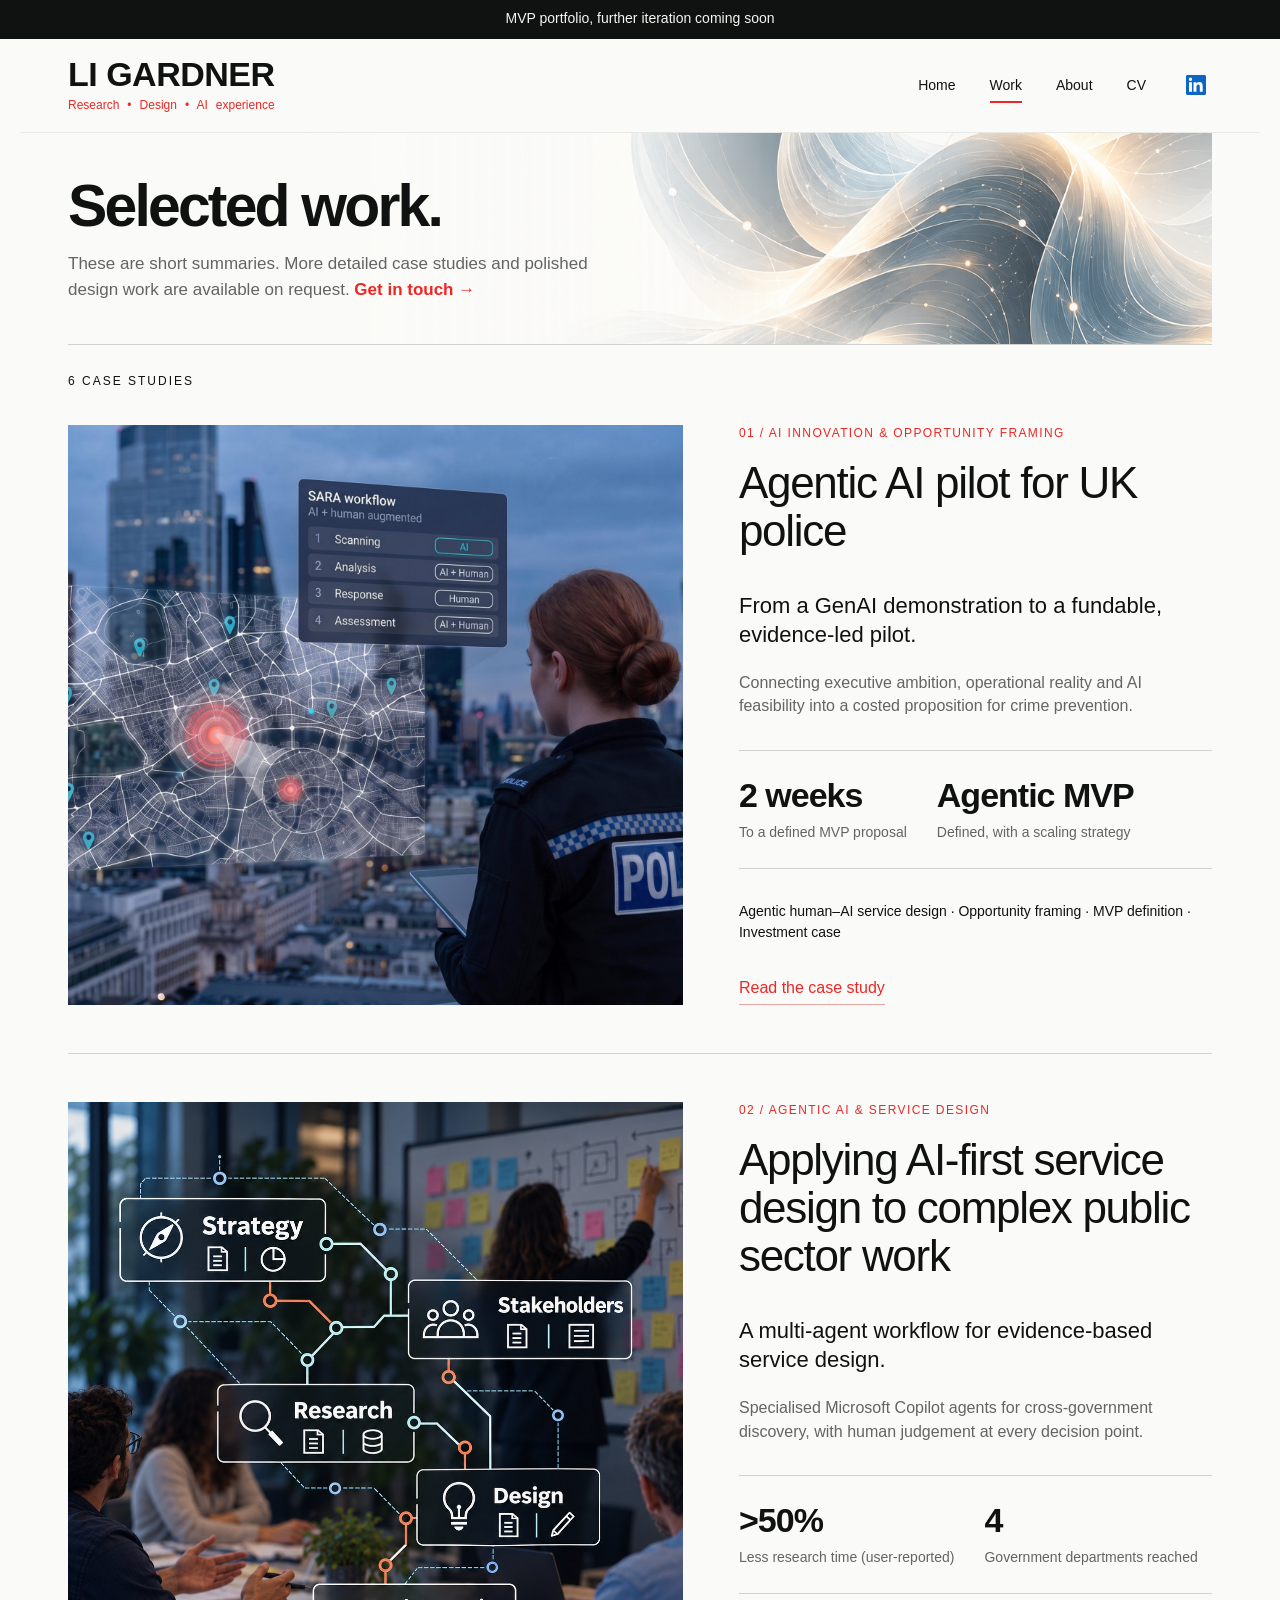
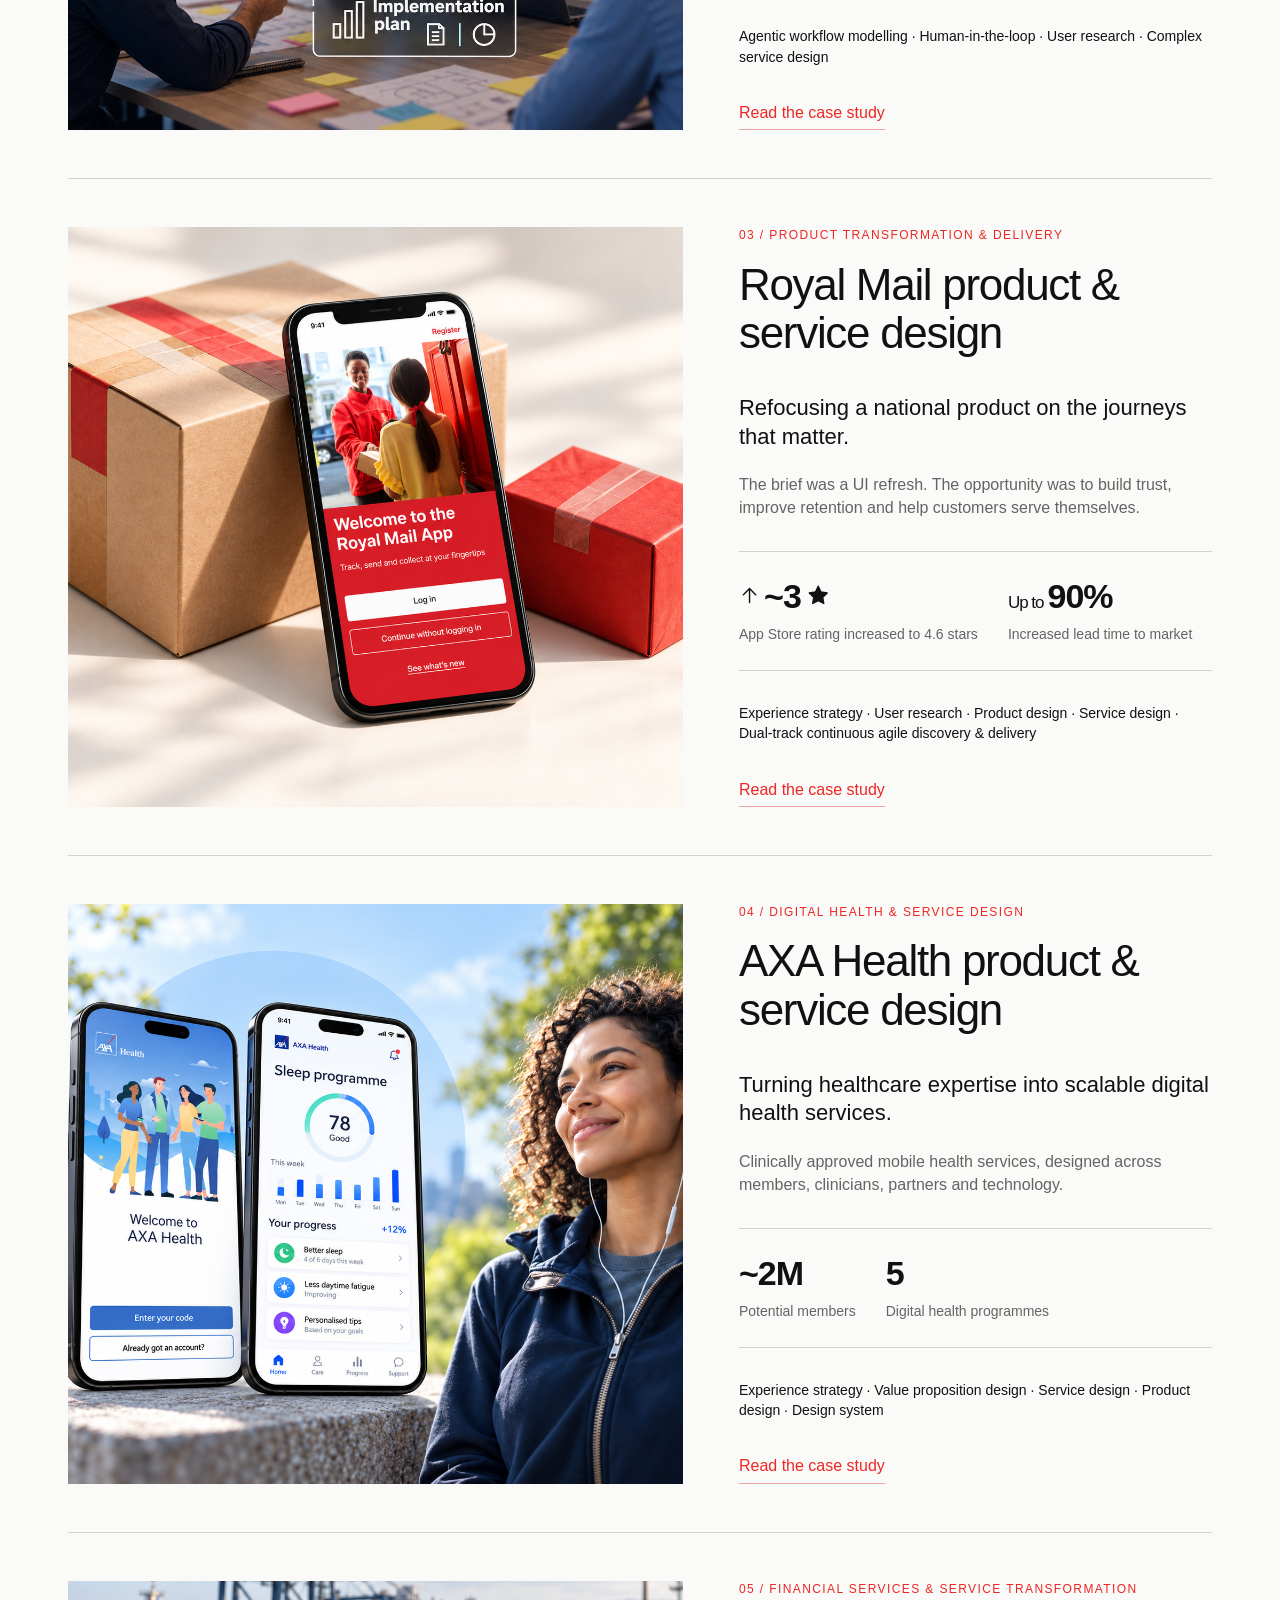
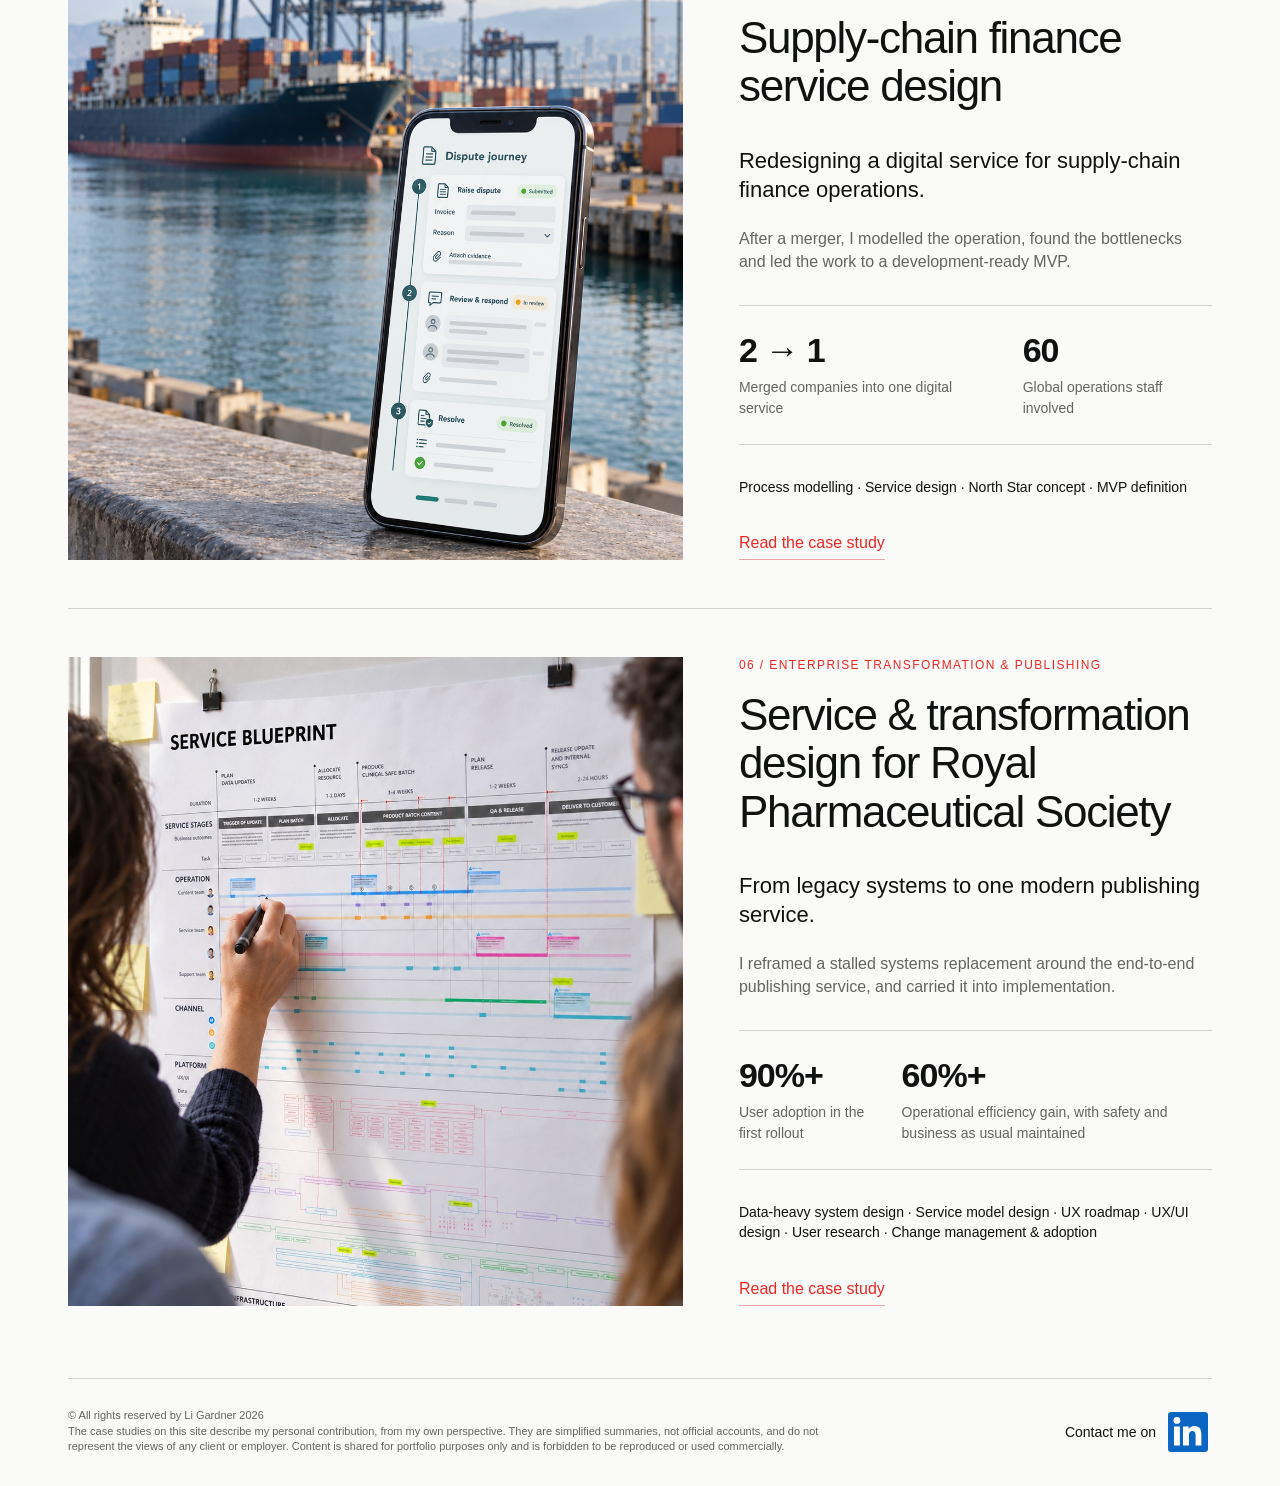
<file: work.html>
<!doctype html><html lang="en"><head>
<!-- Google tag (gtag.js) -->
<script async src="https://www.googletagmanager.com/gtag/js?id=G-ZHLYHG5K2P"></script>
<script>
  window.dataLayer = window.dataLayer || [];
  function gtag(){dataLayer.push(arguments);}
  gtag('js', new Date());

  gtag('config', 'G-ZHLYHG5K2P');
</script>
<meta charset="utf-8"><meta name="viewport" content="width=device-width,initial-scale=1"><meta name="description" content="Li Gardner connects business, people and technology, from strategy to hands-on product design and delivery."><title>Selected work | Li Gardner</title><link rel="icon" href="favicon.ico" sizes="any"><link rel="icon" type="image/png" sizes="32x32" href="assets/favicon-32.png"><link rel="apple-touch-icon" href="assets/apple-touch-icon.png"><link rel="stylesheet" href="style.css"><style>
/* Work images share the top edge and height of their accompanying text. */
.case-study-section .work-grid{align-items:stretch}
.case-study-section .work-copy{padding:0}
.case-study-section .work-grid>a{position:relative;display:block;min-height:0}
.case-study-section .work-grid>a>img,
.case-study-section .work-grid .original-policing-image{position:absolute;inset:0;width:100%;height:100%;aspect-ratio:auto;object-fit:cover}
.case-study-section .metrics strong{font-size:34px}
@media(max-width:760px){
  .case-study-section .work-grid>a>img,
  .case-study-section .work-grid .original-policing-image{position:static;height:auto;aspect-ratio:4/3}
  .case-study-section .work-grid .original-policing-image{background-position:81.6% 54.6428%;background-size:auto 580%}
}
@media(max-width:760px){.case-study-section .rps-workshop-image{aspect-ratio:1122/1402!important;object-position:center!important}}
.case-study-section{padding-bottom:72px}@media(max-width:760px){.case-study-section{padding-bottom:48px}}

.case-study-section .work-grid>a>img.consulting-workflow-image{object-fit:cover}

.work-note{position:relative;margin-top:14px;font-size:17px;line-height:1.5;max-width:520px}.work-note a{color:var(--red);font-weight:600;text-decoration:none;white-space:nowrap}.work-note a:hover{text-decoration:underline}@media(max-width:760px){.work-note{font-size:15px;max-width:300px}}</style></head><body class=""><a class="skip" href="#main">Skip to content</a><div class="site-top"><div class="open-banner" role="status"><span class="ob-text">MVP portfolio, further iteration coming soon</span></div><header><a class="brand" href="index.html"><span class="brand-name">LI GARDNER</span><span class="brand-tagline">Research • Design • AI experience</span></a><button class="nav-toggle" type="button" aria-expanded="false" aria-controls="site-nav" aria-label="Open menu"><span class="nav-toggle-bar" aria-hidden="true"></span></button><nav id="site-nav" aria-label="Main navigation"><a href="index.html">Home</a><a href="work.html" class="active" aria-current="page">Work</a><a href="about.html" >About</a><a href="cv.html" >CV</a><span class="nav-contact"><a class="nav-icon" href="https://www.linkedin.com/in/ligardner/" target="_blank" rel="noopener" aria-label="Li Gardner on LinkedIn" title="LinkedIn"><svg viewBox="0 0 24 24" fill="currentColor" aria-hidden="true" focusable="false"><rect x="4" y="4" width="16" height="16" fill="#fff"/><path d="M20.45 2H3.55C2.69 2 2 2.68 2 3.52v16.96c0 .84.69 1.52 1.55 1.52h16.9c.86 0 1.55-.68 1.55-1.52V3.52c0-.84-.69-1.52-1.55-1.52ZM7.93 18.75H4.98V9.2h2.95v9.55ZM6.46 7.9a1.71 1.71 0 1 1 0-3.42 1.71 1.71 0 0 1 0 3.42Zm12.29 10.85H15.8V14.1c0-1.11-.02-2.54-1.55-2.54-1.55 0-1.79 1.21-1.79 2.46v4.73H9.51V9.2h2.83v1.31h.04c.39-.74 1.35-1.52 2.78-1.52 2.97 0 3.52 1.95 3.52 4.49v5.27Z"/></svg></a></span></nav></header></div><main id="main"><section class="page-intro abstract-page-hero compact-work-hero"><img class="page-hero-art" src="assets/technology-abstract.png" alt=""><h1>Selected work.</h1><p class="hero-explainer work-note">These are short summaries. More detailed case studies and polished design work are available on request. <a href="https://www.linkedin.com/in/ligardner/" target="_blank" rel="noopener">Get in touch&nbsp;→</a></p></section><section class="case-study-section" aria-label="Selected transformations"><div class="eyebrow">6 case studies</div><article class="work-grid work-entry policing-card"><a href="agentic-ai-pilot-uk-police.html"><img src="assets/policing-hero.jpg" width="2400" height="1600" alt="Illustrative scene: a police officer studies a hotspot on a holographic city map beside a SARA workflow panel" style="object-position:62% center"></a><div class="work-copy"><div class="case-category">01 / AI innovation &amp; opportunity framing</div><h2>Agentic AI pilot for UK police</h2><p class="sub">From a GenAI demonstration to a fundable, evidence-led pilot.</p><p class="muted">Connecting executive ambition, operational reality and AI feasibility into a costed proposition for crime prevention.</p><div class="metrics"><div><strong>2 weeks</strong><small>To a defined MVP proposal</small></div><div><strong>Agentic MVP</strong><small>Defined, with a scaling strategy</small></div></div><p class="roles">Agentic human–AI service design · Opportunity framing · MVP definition · Investment case</p><a class="link" href="agentic-ai-pilot-uk-police.html">Read the case study</a></div></article><article class="work-grid work-entry"><a href="reinvent-with-ai-complex-service-design.html"><img class="consulting-workflow-image" src="assets/consulting-os-team-square.jpg" width="1254" height="1254" alt="A team works through a service design workshop while an agentic workflow of Strategy, Stakeholders, Research, Design and Implementation plan is overlaid" style="object-position:center"></a><div class="work-copy"><div class="case-category">02 / Agentic AI &amp; service design</div><h2>Applying AI-first service design to complex public sector work</h2><p class="sub">A multi-agent workflow for evidence-based service design.</p><p class="muted">Specialised Microsoft Copilot agents for cross-government discovery, with human judgement at every decision point.</p><div class="metrics"><div><strong>&gt;50%</strong><small>Less research time (user-reported)</small></div><div><strong>4</strong><small>Government departments reached</small></div></div><p class="roles">Agentic workflow modelling · Human-in-the-loop · User research · Complex service design</p><a class="link" href="reinvent-with-ai-complex-service-design.html">Read the case study</a></div></article><article class="work-grid work-entry"><a href="royal-mail-product-service-design.html"><img src="assets/royal-mail-hero-v2.png" width="1448" height="1086" alt="Royal Mail welcome-screen design from the project presentation, recreated on a phone beside parcels" style="object-position:center"></a><div class="work-copy"><div class="case-category">03 / Product transformation &amp; delivery</div><h2>Royal Mail product &amp; service design</h2><p class="sub">Refocusing a national product on the journeys that matter.</p><p class="muted">The brief was a UI refresh. The opportunity was to build trust, improve retention and help customers serve themselves.</p><div class="metrics"><div><strong aria-label="Up about 3 stars"><svg viewBox="0 0 24 24" aria-hidden="true" style="width:.62em;height:.62em;vertical-align:.08em;margin-right:4px;fill:none;stroke:currentColor;stroke-width:1.6;stroke-linecap:round;stroke-linejoin:round"><path d="M12 20V4M5 11l7-7 7 7"/></svg>~3<svg viewBox="0 0 24 24" aria-hidden="true" style="width:.72em;height:.72em;vertical-align:.02em;margin-left:5px;fill:currentColor;stroke:currentColor;stroke-width:1.4;stroke-linejoin:round"><path d="M12 3.2l2.7 5.6 6.1.9-4.4 4.3 1 6.1L12 17.2l-5.4 2.9 1-6.1-4.4-4.3 6.1-.9z"/></svg></strong><small>App Store rating increased to 4.6 stars</small></div><div><strong style="white-space:nowrap"><span style="font-size:.5em;font-weight:500;margin-right:4px">Up to</span>90%</strong><small>Increased lead time to market</small></div></div><p class="roles">Experience strategy · User research · Product design · Service design · Dual-track continuous agile discovery &amp; delivery</p><a class="link" href="royal-mail-product-service-design.html">Read the case study</a></div></article><article class="work-grid work-entry"><a href="axa-health-product-service-design.html"><img src="assets/axa-work-v3.png" width="1448" height="1086" alt="AXA Health welcome screen paired with an illustrative sleep programme dashboard, beside a woman outdoors" style="object-position:center"></a><div class="work-copy"><div class="case-category">04 / Digital health &amp; service design</div><h2>AXA Health product &amp; service design</h2><p class="sub">Turning healthcare expertise into scalable digital health services.</p><p class="muted">Clinically approved mobile health services, designed across members, clinicians, partners and technology.</p><div class="metrics"><div><strong>~2M</strong><small>Potential members</small></div><div><strong>5</strong><small>Digital health programmes</small></div></div><p class="roles">Experience strategy · Value proposition design · Service design · Product design · Design system</p><a class="link" href="axa-health-product-service-design.html">Read the case study</a></div></article><article class="work-grid work-entry"><a href="financial-services-service-design.html"><img src="assets/gscf-hero-v3.png" width="1122" height="1402" alt="Cargo ship at a coastal container port behind an illustrative phone screen showing Raise dispute, Review and respond, and Resolve stages" style="object-position:center 65%"></a><div class="work-copy"><div class="case-category">05 / Financial services &amp; service transformation</div><h2>Supply-chain finance service design</h2><p class="sub">Redesigning a digital service for supply-chain finance operations.</p><p class="muted">After a merger, I modelled the operation, found the bottlenecks and led the work to a development-ready MVP.</p><div class="metrics"><div><strong>2 → 1</strong><small>Merged companies into one digital service</small></div><div><strong>60</strong><small>Global operations staff involved</small></div></div><p class="roles">Process modelling · Service design · North Star concept · MVP definition</p><a class="link" href="financial-services-service-design.html">Read the case study</a></div></article><article class="work-grid"><a href="royal-pharmaceutical-society-transformation-design.html"><img class="rps-workshop-image" src="assets/rps-blueprint-hero.jpg" width="1122" height="1402" alt="Two colleagues review a wall-mounted service blueprint while one annotates it with a pen" style="object-position:center top"></a><div class="work-copy"><div class="case-category">06 / Enterprise transformation &amp; publishing</div><h2>Service &amp; transformation design for Royal Pharmaceutical Society</h2><p class="sub">From legacy systems to one modern publishing service.</p><p class="muted">I reframed a stalled systems replacement around the end-to-end publishing service, and carried it into implementation.</p><div class="metrics"><div><strong>90%+</strong><small>User adoption in the first rollout</small></div><div><strong>60%+</strong><small>Operational efficiency gain, with safety and business as usual maintained</small></div></div><p class="roles">Data-heavy system design · Service model design · UX roadmap · UX/UI design · User research · Change management &amp; adoption</p><a class="link" href="royal-pharmaceutical-society-transformation-design.html">Read the case study</a></div></article></section></main><footer><span class="footer-rights">© All rights reserved by Li Gardner 2026</span><div class="footer-links"><a class="footer-linkedin" href="https://www.linkedin.com/in/ligardner/" target="_blank" rel="noopener" aria-label="Contact me on LinkedIn">Contact me on <svg viewBox="0 0 24 24" fill="currentColor" aria-hidden="true" focusable="false"><rect x="4" y="4" width="16" height="16" fill="#fff"/><path d="M20.45 2H3.55C2.69 2 2 2.68 2 3.52v16.96c0 .84.69 1.52 1.55 1.52h16.9c.86 0 1.55-.68 1.55-1.52V3.52c0-.84-.69-1.52-1.55-1.52ZM7.93 18.75H4.98V9.2h2.95v9.55ZM6.46 7.9a1.71 1.71 0 1 1 0-3.42 1.71 1.71 0 0 1 0 3.42Zm12.29 10.85H15.8V14.1c0-1.11-.02-2.54-1.55-2.54-1.55 0-1.79 1.21-1.79 2.46v4.73H9.51V9.2h2.83v1.31h.04c.39-.74 1.35-1.52 2.78-1.52 2.97 0 3.52 1.95 3.52 4.49v5.27Z"/></svg></a></div><p class="footer-note">The case studies on this site describe my personal contribution, from my own perspective. They are simplified summaries, not official accounts, and do not represent the views of any client or employer. Content is shared for portfolio purposes only and is forbidden to be reproduced or used commercially.</p></footer><script data-goatcounter="https://ligardner.goatcounter.com/count"
        async src="//gc.zgo.at/count.js"></script>
<script>document.querySelectorAll(".nav-toggle").forEach(function(b){b.addEventListener("click",function(){var h=b.closest("header"),o=h.classList.toggle("nav-open");b.setAttribute("aria-expanded",o);b.setAttribute("aria-label",o?"Close menu":"Open menu")})})</script></body></html>
</file>
<file: style.css>
:root{--red:#ed2724;--ink:#101111;--muted:#646464;--line:#d1d1cd;--paper:#fafaf8}*{box-sizing:border-box}html{scroll-behavior:smooth}body{margin:0;background:var(--paper);color:var(--ink);font-family:Arial,Helvetica,sans-serif;font-size:16px;line-height:1.45}a{color:inherit;text-decoration:none}a:hover{color:var(--red)}a:focus-visible,button:focus-visible{outline:2px solid var(--red);outline-offset:6px}img{display:block;width:100%;object-fit:cover}header,main,footer{max-width:1240px;margin:auto}header{height:94px;padding:0 48px;display:flex;align-items:center;justify-content:space-between;border-bottom:1px solid #e8e8e4}.brand{font-size:18px;font-weight:700;letter-spacing:-.7px}nav{display:flex;gap:34px;font-size:14px}nav .active{border-bottom:2px solid var(--red);padding-bottom:9px}main{padding:0 48px}.eyebrow{font-size:12px;letter-spacing:2px;text-transform:uppercase;margin:0 0 24px}.red{color:var(--red)}h1,h2,h3,p{margin-top:0}h1{font-size:clamp(48px,5.8vw,78px);line-height:1.03;font-weight:500;letter-spacing:-4px;margin-bottom:30px}h2{font-size:36px;font-weight:500;line-height:1.1;letter-spacing:-1.3px}h3{font-size:24px;line-height:1.2;letter-spacing:-.7px}p{max-width:650px}p.sub{font-size:22px;line-height:1.3}.muted{color:var(--muted)}.link{display:inline-block;color:var(--red);border-bottom:1px solid #e8a5a3;padding-bottom:5px}.hero{position:relative;min-height:630px;display:flex;align-items:center;border-bottom:1px solid var(--line);isolation:isolate}.hero .hero-image{position:absolute;right:-48px;top:0;width:66%;height:100%;z-index:-1}.hero .copy{width:58%;padding:70px 0}.hero h1{font-size:clamp(46px,4.6vw,63px);font-weight:600;line-height:1.06;letter-spacing:-2.8px}.hero p{font-size:18px}.dash{height:2px;width:32px;background:var(--red);margin-top:24px}.facts{display:grid;grid-template-columns:repeat(3,1fr);gap:30px;padding:32px 0;border-bottom:1px solid var(--line)}.facts strong{display:block;font-size:18px;margin-bottom:8px}.facts span{font-size:14px;color:var(--muted)}.section{padding:58px 0;border-bottom:1px solid var(--line)}.feature{display:grid;grid-template-columns:1.3fr 1fr;gap:48px;align-items:center}.feature img{height:450px}.feature h2{font-size:46px}.feature .sub{font-size:23px}.statement{display:grid;grid-template-columns:1fr 1fr;gap:64px}.statement p{color:var(--muted);font-size:18px}.page-intro{padding:62px 0 36px}.page-intro h1{max-width:760px}.work-grid{display:grid;grid-template-columns:1.3fr 1fr;gap:56px;align-items:start}.work-grid img{height:640px}.work-copy{padding:20px 0}.work-copy h2{font-size:44px}.metrics{display:flex;gap:30px;border-top:1px solid var(--line);border-bottom:1px solid var(--line);padding:26px 0;margin:32px 0}.metrics strong{font-size:38px;line-height:1.1;display:block;letter-spacing:-1px}.metrics small{font-size:14px;display:block;margin-top:8px;color:var(--muted)}.roles{font-size:14px;padding-bottom:20px}.work-end{font-size:30px;max-width:640px;line-height:1.25;padding:64px 0}.about-grid{display:grid;grid-template-columns:1fr 1fr;gap:64px}.portrait{height:430px;background:#dededc;display:flex;align-items:center;justify-content:center;color:#777;margin-bottom:30px}.approach{margin-top:48px}.step{display:grid;grid-template-columns:70px 1fr;gap:20px;border-top:1px solid var(--line);padding:24px 0}.step-number{color:#b9b9b6;font-size:48px;line-height:1}.step strong{display:block;margin-bottom:5px}.step p{font-size:16px;color:var(--muted);margin:0}.outline{display:inline-block;color:var(--red);border:1px solid var(--red);padding:13px 30px;margin:10px 0 30px}.experience{display:grid;grid-template-columns:1.3fr 1fr;gap:70px;padding:40px 0 60px;border-top:1px solid var(--line)}.timeline{border-left:1px solid var(--line);margin-left:12px;padding-left:30px}.job{position:relative;padding:0 0 32px}.job:before{content:'';position:absolute;left:-35px;top:9px;width:9px;height:9px;border-radius:50%;background:var(--ink)}.job h3{margin-bottom:6px}.job p{font-size:15px;color:var(--muted);margin-bottom:5px}.caps{list-style:none;padding:0;display:grid;grid-template-columns:1fr 1fr;gap:18px}.dark{background:#0e1010;color:#f5f5f2;--line:#454646;--muted:#b0b1af}.dark header{border-color:#303232}.case-hero{position:relative;min-height:730px;isolation:isolate;padding-top:45px}.case-hero h1{font-size:clamp(48px,5.5vw,72px);max-width:660px;letter-spacing:-3px}.case-hero img{position:absolute;z-index:-2;inset:0;width:100%;height:100%;object-position:center 63%}.case-hero:after{content:'';position:absolute;inset:0;z-index:-1;background:linear-gradient(180deg,rgba(14,16,16,.93),rgba(14,16,16,0) 65%)}.case-hero .eyebrow{color:#e8aca2}.summary{display:grid;grid-template-columns:repeat(3,1fr);gap:32px;padding:36px 0;border-bottom:1px solid var(--line)}.summary h3{font-size:18px}.summary p{font-size:16px;color:var(--muted);margin:0}.impact{padding:34px 0;border-bottom:1px solid var(--line)}.impact .rating{font-size:82px;line-height:1.1;letter-spacing:-3px;color:var(--red)}.impact .label{font-size:14px;margin-bottom:10px}.chapters{display:flex;gap:24px;padding:24px 0;border-bottom:1px solid var(--line);font-size:14px;flex-wrap:wrap}.chapter{padding:45px 0;border-bottom:1px solid var(--line);display:grid;grid-template-columns:1fr 1fr;gap:45px;align-items:start}.chapter h2{font-size:30px}.chapter h2 span{color:var(--red)}.chapter p{color:var(--muted)}.chapter img{height:320px}.chapter .evidence{border-left:2px solid var(--red);padding-left:24px}.evidence strong{font-size:50px;font-weight:500}.evidence p{margin:5px 0 20px}.visual-note{font-size:12px;color:var(--muted);text-align:right;padding-top:8px}.outcomes{display:grid;grid-template-columns:repeat(3,1fr);gap:20px;margin-top:20px}.outcomes strong{display:block;font-size:36px}.outcomes span{font-size:14px;color:var(--muted)}footer{padding:30px 48px;display:flex;justify-content:space-between;gap:25px;font-size:14px}.footer-links{display:flex;gap:26px}.skip{position:absolute;top:-60px;left:10px;background:white;color:black;padding:10px;z-index:10}.skip:focus{top:10px}@media(min-width:1400px){body{padding:16px 0}header,main,footer{max-width:1320px}}@media(max-width:760px){header{height:76px;padding:0 24px}nav{gap:23px}main{padding:0 24px}h1{font-size:54px;letter-spacing:-2.7px}.hero{min-height:640px;align-items:flex-start}.hero .copy{width:100%;padding:50px 0}.hero h1{max-width:360px;font-size:45px;letter-spacing:-2px}.hero .hero-image{width:100%;right:-24px;top:220px;height:420px;opacity:.9}.hero p{max-width:190px;font-size:16px}.facts{gap:18px;padding:24px 0}.facts strong{font-size:15px}.facts span{font-size:12px}.feature,.statement,.work-grid,.about-grid,.experience,.chapter{grid-template-columns:1fr;gap:28px}.section{padding:38px 0}.feature img{height:350px}.feature h2,.work-copy h2{font-size:36px}.page-intro{padding-top:42px}.work-grid img{height:470px}.work-copy{padding:0}.metrics{gap:24px}.metrics strong{font-size:30px}.work-end{font-size:26px;padding:42px 0}.about-grid{gap:0}.portrait{height:320px}.approach{margin-top:10px}.experience{gap:24px}.summary{gap:18px}.summary h3{font-size:15px}.summary p{font-size:14px}.case-hero{min-height:610px}.case-hero h1{font-size:45px;letter-spacing:-2px}.case-hero img{object-position:50% 60%}.impact .rating{font-size:62px}.chapter{padding:34px 0}.outcomes{grid-template-columns:1fr}.outcomes div{border-bottom:1px solid var(--line);padding:12px 0}footer{padding:26px 24px;font-size:12px}.footer-links{gap:12px}.caps{font-size:14px}}@media(prefers-reduced-motion:reduce){html{scroll-behavior:auto}}

/* Policing case study */
.case-deck{max-width:520px;color:#d8d8d4}.policing-hero:after{background:linear-gradient(90deg,rgba(14,16,16,.95),rgba(14,16,16,.3) 80%)}.policing-hero img{object-position:center}.partner-grid{display:grid;grid-template-columns:repeat(4,1fr);gap:26px;margin-top:35px}.partner-grid article{border-top:1px solid var(--line);padding-top:25px}.partner-grid p{color:var(--muted)}.partner-grid .eyebrow{font-size:12px;margin-bottom:14px}.partner-grid h3{font-size:22px}.case-table{width:100%;border-collapse:collapse;text-align:left;margin-top:30px}.case-table caption{text-align:left;font-size:14px;color:var(--muted);padding-bottom:15px}.case-table th,.case-table td{border-top:1px solid var(--line);padding:20px 18px;vertical-align:top}.case-table th:first-child{padding-left:0;width:20%}.case-table td{color:var(--muted);width:40%}.case-table thead{font-size:14px}.evaluation-list{padding-left:20px;color:var(--muted)}.evaluation-list li{padding-bottom:12px}.evaluation-list b{color:#f5f5f2}.case-closing{font-size:24px;line-height:1.35;margin-top:40px;max-width:850px}.case-bottom{display:flex;justify-content:space-between;gap:20px;padding:30px 0}.work-entry{padding-bottom:48px;margin-bottom:48px;border-bottom:1px solid var(--line)}.policing-card .metrics strong{font-size:30px}.home-policing{margin-top:44px;padding-top:44px;border-top:1px solid var(--line)}@media(max-width:760px){.partner-grid{grid-template-columns:1fr 1fr;gap:24px}.case-table th,.case-table td{padding:14px 10px;font-size:14px}.case-table th:first-child{width:21%}.case-deck{font-size:18px;max-width:300px}.policing-hero{min-height:590px}.policing-hero img{object-position:65% center}.policing-hero:after{background:linear-gradient(90deg,rgba(14,16,16,.9),rgba(14,16,16,.3))}.case-closing{font-size:21px}.case-bottom{font-size:14px}.partner-grid h3{font-size:20px}.work-entry{padding-bottom:32px;margin-bottom:32px}}

/* Light technology art direction, retaining the editorial type and layout. */
.hero .hero-image{width:76%;object-position:65% center}.hero .copy{position:relative;z-index:1}.explore-section h2{font-size:42px;margin-bottom:38px}.section-links{border-top:1px solid var(--line)}.section-link{display:grid;grid-template-columns:64px 1fr 140px;align-items:center;gap:25px;padding:30px 0;border-bottom:1px solid var(--line)}.section-link:last-child{border-bottom:0}.section-index{font-size:26px;color:#a6a6a1;font-weight:400}.section-link h3{font-size:34px;font-weight:500;margin:0 0 8px;letter-spacing:-1px}.section-link p{color:var(--muted);margin:0;max-width:590px}.section-action{font-size:14px;color:var(--red);justify-self:end}.section-link:hover h3{color:var(--red)}.case-hero img{object-position:65% center}.case-hero:after{background:linear-gradient(90deg,rgba(14,16,16,.98) 0%,rgba(14,16,16,.93) 30%,rgba(14,16,16,.45) 51%,rgba(14,16,16,0) 75%)}.policing-hero:after{background:linear-gradient(90deg,rgba(14,16,16,.98),rgba(14,16,16,.86) 36%,rgba(14,16,16,0) 75%)}.case-hero h1{max-width:620px}.work-grid img{object-position:60% center}@media(max-width:760px){.hero .hero-image{width:110%;top:200px;height:440px;right:-24px;object-position:75% center;opacity:1}.hero .copy{padding-bottom:30px}.explore-section h2{font-size:32px}.section-link{grid-template-columns:32px 1fr;gap:15px;padding:24px 0}.section-link h3{font-size:30px}.section-action{grid-column:2;justify-self:start}.section-index{font-size:20px;align-self:start;padding-top:5px}.section-link p{font-size:16px}.case-hero img{object-position:65% center}.case-hero:after,.policing-hero:after{background:linear-gradient(180deg,rgba(14,16,16,.94) 0%,rgba(14,16,16,.85) 25%,rgba(14,16,16,.28) 55%,rgba(14,16,16,0) 75%)}.case-hero h1{max-width:100%}.work-grid img{height:440px;object-position:60% center}}

/* Abstract page heroes and original photography. */
.abstract-page-hero{position:relative;isolation:isolate;min-height:460px;display:flex;flex-direction:column;justify-content:center;overflow:hidden;margin-bottom:45px;border-bottom:1px solid var(--line)}.page-hero-art{position:absolute;right:-48px;top:0;width:72%;height:100%;object-position:70% center;z-index:-1}.abstract-page-hero h1{max-width:650px}.hero-explainer{max-width:470px;color:var(--muted);margin-bottom:0}.abstract-page-hero .outline{align-self:flex-start}.original-portrait{object-fit:contain;height:auto;aspect-ratio:1;background:transparent;max-width:540px}.original-policing-image{width:100%;aspect-ratio:247/184;background-image:url('assets/original-portfolio-board.png');background-size:621.8623% 556.5217%;background-position:81.4585% 54.6428%;background-repeat:no-repeat}.policing-hero{min-height:610px;padding-right:52%;display:flex;flex-direction:column;justify-content:center;padding-top:40px}.policing-hero .original-policing-image{position:absolute;right:0;top:90px;width:48%;z-index:-1}.policing-hero:after{display:none}.policing-hero h1{font-size:60px;letter-spacing:-2.5px}.policing-hero .case-deck{font-size:20px}.case-category,.artifact-label{font-size:12px;letter-spacing:1.4px;text-transform:uppercase;color:var(--red);margin-bottom:16px}.case-at-a-glance{margin:28px 0;border-top:1px solid var(--line)}.case-at-a-glance>div{display:grid;grid-template-columns:125px 1fr;gap:16px;padding:15px 0;border-bottom:1px solid var(--line)}.case-at-a-glance dt{font-size:14px;font-weight:700}.case-at-a-glance dd{font-size:15px;color:var(--muted);margin:0}.case-study-section>.eyebrow{margin-bottom:35px}.work-grid .original-policing-image{min-height:0;height:auto}.decision-artifact h2{max-width:650px}@media(max-width:760px){.abstract-page-hero{min-height:430px;margin-bottom:32px}.page-hero-art{width:100%;right:-70px;opacity:.6;object-position:75% center}.abstract-page-hero h1{position:relative;max-width:340px}.abstract-page-hero .hero-explainer{max-width:290px}.policing-hero{min-height:0;padding:35px 0 0;display:block}.policing-hero h1{font-size:45px}.policing-hero .original-policing-image{position:relative;top:auto;right:auto;width:100%;z-index:0;margin:25px 0 0}.policing-hero .case-deck{max-width:100%;font-size:18px}.case-at-a-glance>div{grid-template-columns:100px 1fr;gap:12px}.original-portrait{max-width:100%}}

.hero .hero-capabilities{font-size:22px;line-height:1.35;font-weight:500;margin-top:32px;max-width:390px}.about-photo-hero{min-height:510px}@media(max-width:760px){.hero .hero-capabilities{font-size:19px;max-width:220px}.about-photo-hero{min-height:430px}}

/* Browser annotation refinements. */
.brand{font-size:28px;letter-spacing:-1px}.hero .copy{width:72%}.hero h1{max-width:640px}.hero .hero-capabilities{max-width:none;font-size:20px;letter-spacing:-.35px;white-space:nowrap}.hero-contact{display:inline-block;margin-top:12px;padding:13px 26px;background:var(--ink);color:white;border:1px solid var(--ink);font-size:16px}.hero-contact:hover{background:var(--red);border-color:var(--red);color:white}.section-action{display:inline-flex;align-items:center;justify-content:center;min-height:44px;padding:11px 18px;border:1px solid var(--red);color:var(--red);white-space:nowrap;transition:background .15s,color .15s}.section-link:hover .section-action,.section-link:focus-visible .section-action{background:var(--red);color:#fff}.section-link{grid-template-columns:64px 1fr 150px}.explore-section{padding-top:40px}@media(max-width:760px){header{height:auto;min-height:112px;flex-direction:column;align-items:flex-start;justify-content:center;gap:17px;padding-top:18px;padding-bottom:18px}.brand{font-size:25px}nav{gap:25px}.hero .copy{width:100%}.hero .hero-capabilities{font-size:18px;max-width:330px;white-space:normal;letter-spacing:0}.hero-contact{margin-top:6px}.section-link{grid-template-columns:32px 1fr}.section-action{min-width:125px}.hero{min-height:650px}}@media(prefers-reduced-motion:reduce){.section-action{transition:none}}

/* Compact hero and signature lockup. */
.brand{display:inline-grid;grid-template-columns:1fr;gap:4px;line-height:1.1}.brand-name{display:block}.brand-tagline{display:flex;justify-content:space-between;gap:4px;width:100%;font-size:12px;font-weight:400;letter-spacing:0;color:var(--red);line-height:1.4}.hero{min-height:500px}.hero .copy{padding:36px 0}.hero h1{margin-bottom:22px}.hero .hero-capabilities{margin-top:22px;margin-bottom:18px}@media(max-width:760px){.brand-tagline{font-size:12px;letter-spacing:0}.hero{min-height:510px}.hero .copy{padding:34px 0}.hero .hero-image{top:140px;height:370px}.hero h1{margin-bottom:20px}.hero .hero-capabilities{margin-top:20px}}

/* Three-column portfolio links directly beneath the hero. */
.portfolio-columns{display:grid;grid-template-columns:repeat(3,minmax(0,1fr));gap:0;padding:36px 0 40px}.portfolio-column{display:flex;flex-direction:column;padding:0 32px;border-right:1px solid var(--line)}.portfolio-column:first-child{padding-left:0}.portfolio-column:last-child{padding-right:0;border-right:0}.portfolio-column h2{font-size:26px;letter-spacing:-.7px;margin-bottom:14px}.portfolio-column p{color:var(--muted);font-size:16px;line-height:1.5;margin-bottom:22px}.portfolio-column a{color:var(--red);font-size:14px;align-self:flex-start;margin-top:auto;border-bottom:1px solid #e8a5a3;padding-bottom:4px}.portfolio-column a:hover{color:var(--ink);border-color:var(--ink)}@media(max-width:760px){.portfolio-columns{grid-template-columns:1fr;padding:8px 0}.portfolio-column,.portfolio-column:first-child,.portfolio-column:last-child{padding:26px 0;border-right:0;border-bottom:1px solid var(--line)}.portfolio-column:last-child{border-bottom:0}.portfolio-column h2{font-size:25px;margin-bottom:10px}.portfolio-column p{margin-bottom:15px}.portfolio-column a{margin-top:0}}

.ai-headline span{display:block;white-space:nowrap}@media(max-width:760px){.hero .ai-headline{font-size:clamp(28px,7.8vw,45px);letter-spacing:-1.2px}}

/* Shorter hero with artwork flowing underneath the copy. */
.hero{min-height:380px;overflow:hidden}.hero .copy{padding:28px 0}.hero .hero-image{top:0;right:-48px;width:calc(100% + 96px);height:100%;object-fit:cover;object-position:75% 46%;z-index:-2;opacity:1;mix-blend-mode:multiply;-webkit-mask-image:linear-gradient(90deg,transparent 0%,rgba(0,0,0,.3) 20%,rgba(0,0,0,.8) 46%,#000 72%);mask-image:linear-gradient(90deg,transparent 0%,rgba(0,0,0,.3) 20%,rgba(0,0,0,.8) 46%,#000 72%)}.hero:after{content:'';position:absolute;inset:0;z-index:-1;pointer-events:none;background:linear-gradient(90deg,rgba(250,250,248,.94) 0%,rgba(250,250,248,.72) 25%,rgba(250,250,248,.35) 52%,rgba(250,250,248,0) 76%)}@media(max-width:760px){.hero{min-height:330px}.hero .copy{padding:28px 0}.hero .hero-image{top:0;right:-24px;width:calc(100% + 48px);height:100%;object-position:68% 48%;-webkit-mask-image:linear-gradient(90deg,rgba(0,0,0,.3),#000 85%);mask-image:linear-gradient(90deg,rgba(0,0,0,.3),#000 85%)}.hero:after{background:linear-gradient(90deg,rgba(250,250,248,.88),rgba(250,250,248,.65) 45%,rgba(250,250,248,.15) 100%)}}

/* Compact Work-page introduction. */
.compact-work-hero{min-height:0;padding:42px 0;margin-bottom:28px}.compact-work-hero .eyebrow{margin-bottom:16px}.compact-work-hero h1{font-size:clamp(46px,4.6vw,63px);font-weight:600;line-height:1.06;letter-spacing:-2.8px;white-space:nowrap;max-width:none;margin-bottom:0}.compact-work-hero .page-hero-art{width:100%;right:-48px;object-position:75% 46%;mix-blend-mode:multiply;opacity:.75;mask-image:linear-gradient(90deg,transparent,rgba(0,0,0,.35) 35%,#000 80%)}.work-end{font-size:18px;line-height:1.5;color:var(--muted);max-width:760px;padding:28px 0;margin-bottom:0}@media(max-width:760px){.compact-work-hero{padding:28px 0;margin-bottom:22px}.compact-work-hero h1{font-size:clamp(28px,7.8vw,45px);letter-spacing:-1.2px}.compact-work-hero .page-hero-art{right:-24px;width:100%;opacity:.55}.work-end{font-size:16px;padding:24px 0}}

/* Match the policing card to the Royal Mail portrait frame. */
.case-study-section .work-grid .original-policing-image{height:640px;width:100%;aspect-ratio:auto;background-size:auto 556.5217%;background-position:80% 54.6428%}.case-study-section .work-grid>a>img{height:640px}@media(max-width:760px){.case-study-section .work-grid .original-policing-image,.case-study-section .work-grid>a>img{height:440px}.case-study-section .work-grid .original-policing-image{background-position:79% 54.6428%}}

/* Plain uppercase tagline with natural word spacing. */
.brand{display:flex;flex-direction:column;align-items:flex-start;gap:4px}.brand-tagline{display:block;width:auto;white-space:nowrap;word-spacing:normal;letter-spacing:0;font-size:12px;font-weight:400;line-height:1.4;gap:0}@media(max-width:760px){.brand-tagline{font-size:12px;letter-spacing:0}}

/* Compact About hero and unchanged original portrait. */
.about-profile{display:block;width:50%;height:auto;object-fit:contain;margin:0 0 24px}.about-identity{font-size:24px;line-height:1.3;letter-spacing:-.6px;margin-bottom:22px}.compact-about-hero{margin-bottom:32px}@media(max-width:760px){.about-profile{width:50%;margin-bottom:20px}.about-identity{font-size:21px}}

.compact-cv-hero h1{white-space:normal}.compact-cv-hero .outline{margin:22px 0 0}.availability-location{font-size:14px;font-weight:400}.thought-leadership p{margin-bottom:20px}

.cv-page header{border-bottom:0}

.cv-page .experience{border-top:0}.cv-page .compact-cv-hero{border-bottom:0}

.brand{display:inline-grid;grid-template-columns:1fr;width:max-content;align-items:stretch}.brand-name{font-size:34px;letter-spacing:-.5px;line-height:1.05;width:100%;text-align:justify;text-align-last:justify;white-space:nowrap}.brand-tagline{width:100%;text-align:justify;text-align-last:justify;white-space:nowrap}

header nav{align-items:center}.nav-contact{display:inline-flex;align-items:center;gap:12px}.nav-icon{display:inline-flex;align-items:center;justify-content:center;width:32px;height:32px}.nav-icon svg{display:block;width:20px;height:20px}@media(max-width:760px){header nav{gap:16px;flex-wrap:wrap}.nav-contact{gap:8px}.nav-icon{width:28px;height:32px}}

header nav>a,header nav>a.active{position:relative;padding:0;border:0;color:inherit;font-weight:400;line-height:1.45}header nav>a:hover,header nav>a:focus-visible{color:inherit}header nav>a::after{content:"";position:absolute;left:0;right:0;bottom:-8px;height:2px;background:var(--red);opacity:0}header nav>a.active::after{opacity:1}

.star-intro{display:grid;grid-template-columns:1fr 1fr;gap:45px;margin-bottom:30px}.star-intro h2{font-size:30px}.star-intro p,.star-actions p{color:var(--muted)}.consulting-panel{margin:32px 0 0;padding:28px;border:1px solid var(--line);background:#151919}.consulting-panel figcaption{margin-bottom:20px}.consulting-panel .artifact-label{display:block}.consulting-panel h3{font-size:24px;margin-bottom:10px}.consulting-panel figcaption p{font-size:14px;margin-bottom:0}.readiness-status{display:inline-block;padding:5px 12px;border:1px solid #71938d;color:#c7ddd8;font-size:14px}.star-actions{display:grid;grid-template-columns:repeat(3,1fr);gap:28px;margin:30px 0}.star-actions article{border-top:2px solid var(--red);padding-top:22px}.star-actions h3{font-size:22px}.star-actions p{font-size:16px}.star-actions .action-effect{color:#eceeea;border-top:1px solid var(--line);padding-top:15px}.measurement-note{font-size:14px;color:var(--muted);margin:16px 0 0}.decision-gates{display:grid;grid-template-columns:repeat(4,1fr);gap:1px;background:var(--line);border:1px solid var(--line);margin-top:30px}.decision-gates>div{background:#151919;padding:22px}.decision-gates span{color:var(--red);font-size:14px;display:block;margin-bottom:12px}.decision-gates strong{display:block;font-size:20px;margin-bottom:8px}.decision-gates small{display:block;color:var(--muted);font-size:14px}.star-results{margin-top:35px}.star-results strong{font-size:clamp(28px,3.1vw,40px)}@media(max-width:760px){.star-intro,.star-actions{grid-template-columns:1fr;gap:22px}.consulting-panel{padding:20px 16px}.decision-gates{grid-template-columns:1fr 1fr}.decision-gates>div{padding:18px}.star-results{grid-template-columns:1fr}.star-section{padding:34px 0}}

.policing-star .policing-hero{display:grid;grid-template-columns:1fr 1fr;gap:40px;align-items:start;min-height:0;padding:32px 0}.policing-hero-copy{align-self:start}.policing-star .policing-hero h1{font-size:clamp(40px,4.8vw,60px);margin-bottom:20px}.policing-star .policing-hero .eyebrow{margin-bottom:20px}.policing-star .policing-hero .case-deck{margin-bottom:0}.policing-star .policing-hero .original-policing-image{position:relative;top:auto;right:auto;width:100%;height:auto;min-height:0;aspect-ratio:247/184;align-self:start;z-index:0}.policing-star .star-intro{margin-bottom:0}.policing-star .star-actions{margin-bottom:0}@media(max-width:760px){.policing-star .policing-hero{grid-template-columns:1fr;gap:24px;padding:28px 0}.policing-star .policing-hero .original-policing-image{margin:0}.policing-star .policing-hero h1{font-size:42px}}

.policing-star header{border-bottom:1px solid var(--line)}

.executive-summary h2{font-size:24px;letter-spacing:-.5px;margin-bottom:18px}.executive-summary p{font-size:20px;line-height:1.55;max-width:950px;margin-bottom:0;color:#d8d8d4}@media(max-width:760px){.executive-summary p{font-size:18px}}

.about-profile-layout{grid-template-columns:.85fr 1.15fr;align-items:start;padding-bottom:24px}.portrait-placeholder{width:100%;max-width:420px;aspect-ratio:3/4;background:#e8e8e4;border:1px solid var(--line);display:flex;align-items:center;justify-content:center;color:var(--muted)}.portrait-placeholder span{font-size:14px;letter-spacing:.4px}.about-biography{padding-top:0}.about-biography h2{margin-bottom:24px}.about-biography p{max-width:620px}.about-page main>.approach{padding:34px 0 20px;border-top:1px solid var(--line);margin-top:24px}.about-page main>.approach .step{max-width:760px}@media(max-width:760px){.about-profile-layout{grid-template-columns:1fr;gap:30px}.portrait-placeholder{max-width:360px}.about-page main>.approach{margin-top:20px}}

.about-linkedin-cta{display:inline-flex;align-items:center;gap:14px;margin-top:14px;padding:14px 0;color:var(--red);font-size:20px;font-weight:600}.about-linkedin-cta svg{display:block;width:26px;height:26px;flex-shrink:0}.linkedin-cta-label{display:block;font-size:14px;font-weight:400;color:var(--muted);margin-top:3px}.about-linkedin-cta:hover .linkedin-cta-label{color:var(--red)}


.footer-links{align-items:center}.footer-links a{white-space:nowrap}.footer-linkedin{display:inline-flex;align-items:center;gap:8px}.footer-linkedin svg{display:block;width:18px;height:18px}
footer{flex-wrap:wrap;row-gap:4px}.footer-note{flex:0 0 100%;max-width:none;padding-right:max(0px,calc(100% - 760px));margin:0;font-size:11px;line-height:1.45;color:var(--muted)}
.footer-rights{font-size:11px;line-height:1.45;color:var(--muted)}
.footer-linkedin svg{width:48px;height:48px}
footer{display:grid;grid-template-columns:1fr auto;column-gap:32px;row-gap:4px;align-items:start}footer .footer-rights{grid-column:1;grid-row:1}footer .footer-note{grid-column:1;grid-row:2;padding-right:0;max-width:760px}footer .footer-links{grid-column:2;grid-row:1/3;align-self:center}@media(max-width:760px){footer{grid-template-columns:1fr}footer .footer-links{grid-column:1;grid-row:3;align-self:start;margin-top:10px}}
.nav-icon,.footer-linkedin svg{color:#0a66c2}.nav-icon:hover,.footer-linkedin:hover svg{color:#004182}footer{row-gap:0}footer .footer-rights{margin:0}footer .footer-rights,footer .footer-note{line-height:1.4}
footer{position:relative}footer::before{content:'';position:absolute;top:0;left:48px;right:48px;border-top:1px solid var(--line)}@media(max-width:760px){footer::before{left:24px;right:24px}}

.nav-icon svg{width:24px;height:24px}

/* Availability notification banner */
.open-banner{display:flex;align-items:center;justify-content:center;gap:10px;flex-wrap:wrap;background:#101111;color:#f5f5f2;border-bottom:1px solid #101111;font-size:14px;line-height:1.4;padding:9px 24px;text-align:center}
.open-banner a{color:#b4530a;font-weight:600;text-decoration:none}
.open-banner a:hover{color:var(--red)}
.open-dot{position:relative;width:9px;height:9px;border-radius:50%;background:#1fa855;flex:none}
.open-dot:after{content:'';position:absolute;inset:0;border-radius:50%;background:#1fa855;animation:openpulse 2s ease-out infinite}
@keyframes openpulse{0%{transform:scale(1);opacity:.7}100%{transform:scale(2.6);opacity:0}}
.dark .open-banner{background:#000;border-bottom:1px solid #303232}
@media(min-width:1400px){body>.open-banner{margin:-16px 0 16px}}
@media(max-width:760px){.open-banner{font-size:13px;padding:8px 16px;gap:8px}}
@media(prefers-reduced-motion:reduce){.open-dot:after{animation:none}}

/* Sticky top: availability banner + navigation */
.site-top{position:sticky;top:0;z-index:50;background:var(--rm-bg,var(--paper))}
.dark .site-top{background:var(--rm-bg,#0e1010)}
.site-top header{position:static!important;box-shadow:none!important;clip-path:none!important}
@media(min-width:1400px){.site-top{margin-top:-16px}.site-top>.open-banner{margin:0}}

/* Slimmer sticky bar on mobile */
.ob-short{display:none}
@media(max-width:760px){
.open-banner{flex-wrap:nowrap;font-size:12.5px;padding:7px 14px;gap:7px}
.open-banner .ob-text{white-space:nowrap;overflow:hidden;text-overflow:ellipsis;min-width:0}
.open-banner a{white-space:nowrap}
.ob-full{display:none}.ob-short{display:inline}
.open-dot{width:8px;height:8px}
.site-top header{min-height:0;padding-top:12px;padding-bottom:12px;gap:10px}
}

/* Mobile burger menu */
.nav-toggle{display:none}
@media(max-width:760px){
.site-top header{flex-direction:row;flex-wrap:wrap;align-items:center;justify-content:space-between;gap:0;padding-top:14px;padding-bottom:14px}
.nav-toggle{display:flex;align-items:center;justify-content:center;width:44px;height:44px;margin-right:-10px;padding:0;border:0;background:none;color:inherit;cursor:pointer}
.nav-toggle-bar,.nav-toggle-bar:before,.nav-toggle-bar:after{display:block;width:24px;height:2px;background:currentColor;border-radius:2px;transition:transform .2s ease,background .2s ease}
.nav-toggle-bar{position:relative}
.nav-toggle-bar:before,.nav-toggle-bar:after{content:'';position:absolute;left:0}
.nav-toggle-bar:before{top:-7px}.nav-toggle-bar:after{top:7px}
.nav-open .nav-toggle-bar{background:transparent}
.nav-open .nav-toggle-bar:before{transform:translateY(7px) rotate(45deg)}
.nav-open .nav-toggle-bar:after{transform:translateY(-7px) rotate(-45deg)}
.site-top header nav{display:none;width:100%;flex-direction:column;align-items:flex-start;gap:0;padding:10px 0 4px;margin-top:12px;border-top:1px solid var(--line)}
.site-top header.nav-open nav{display:flex}
.site-top header nav>a{display:block;width:100%;padding:12px 0;font-size:18px}
.site-top header nav>a::after{bottom:6px;right:auto;width:28px}
.site-top header nav .nav-contact{padding:10px 0 6px}
}
</file>
